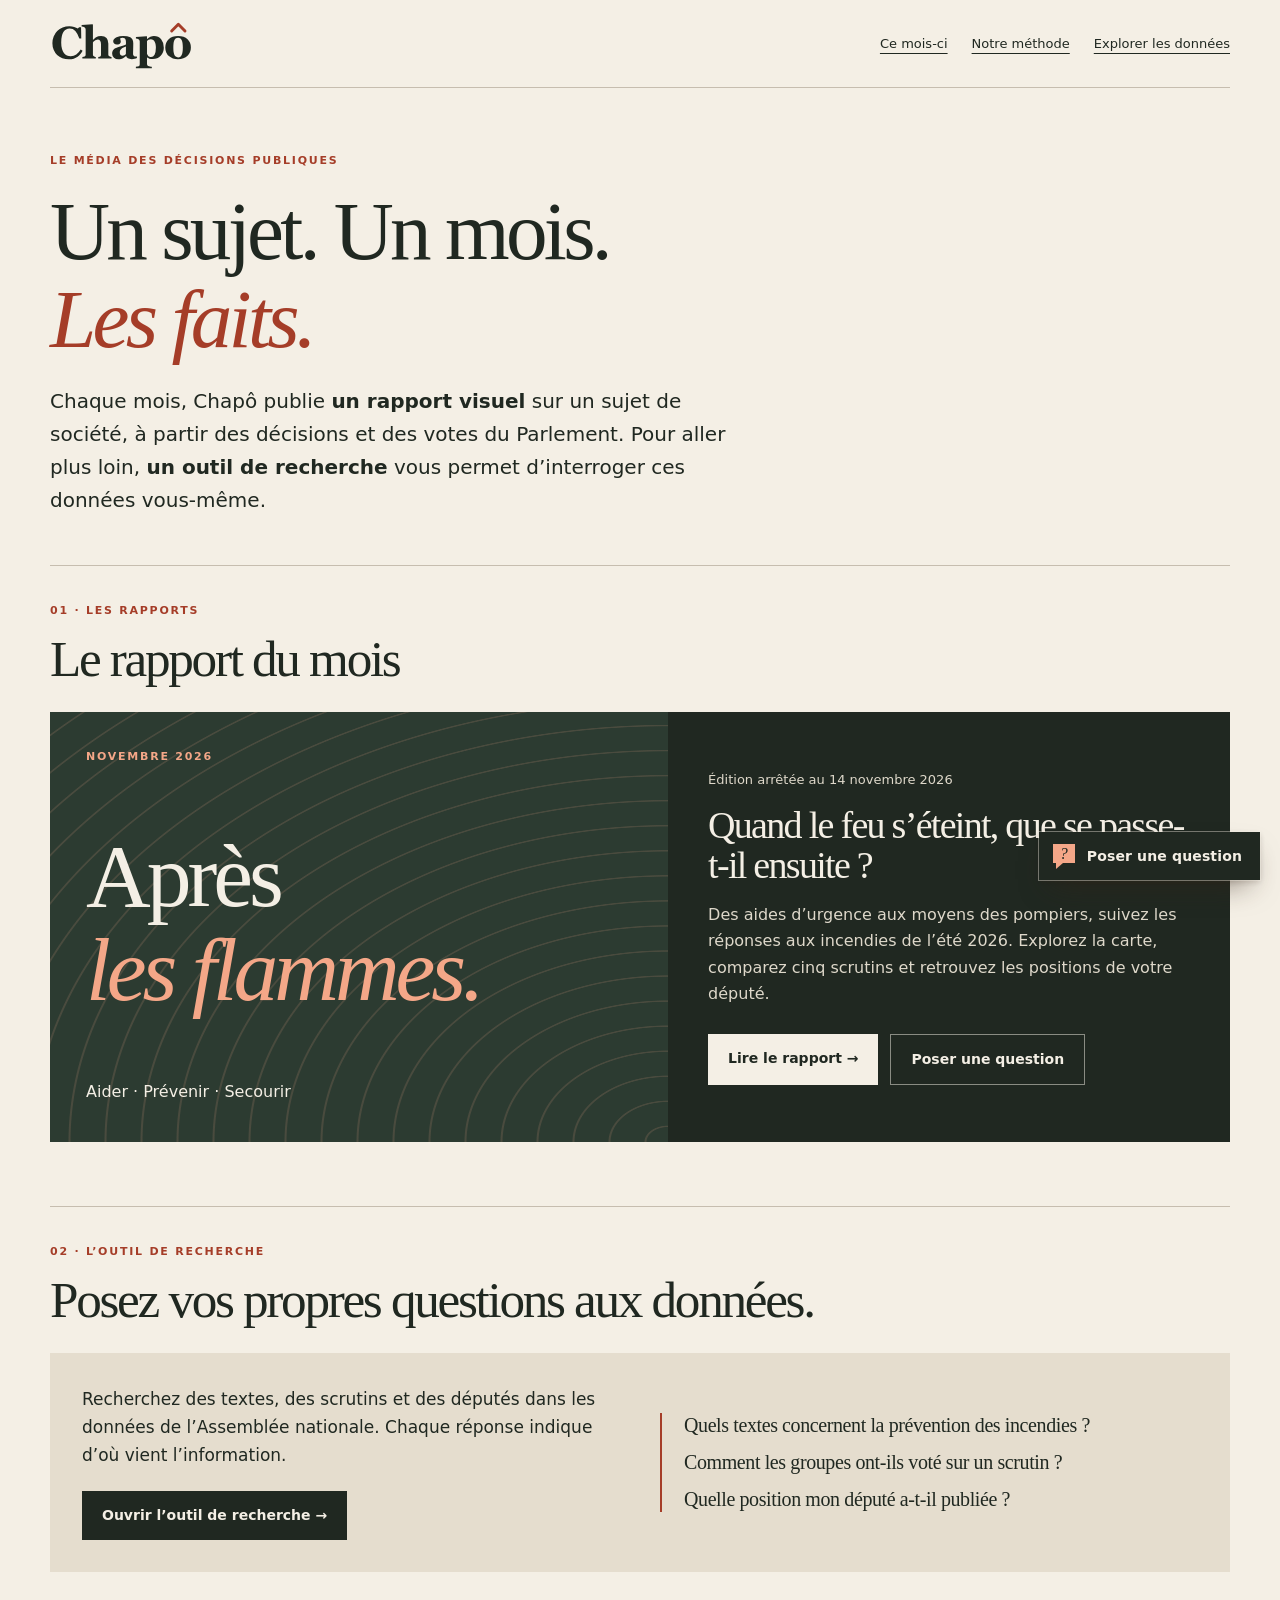
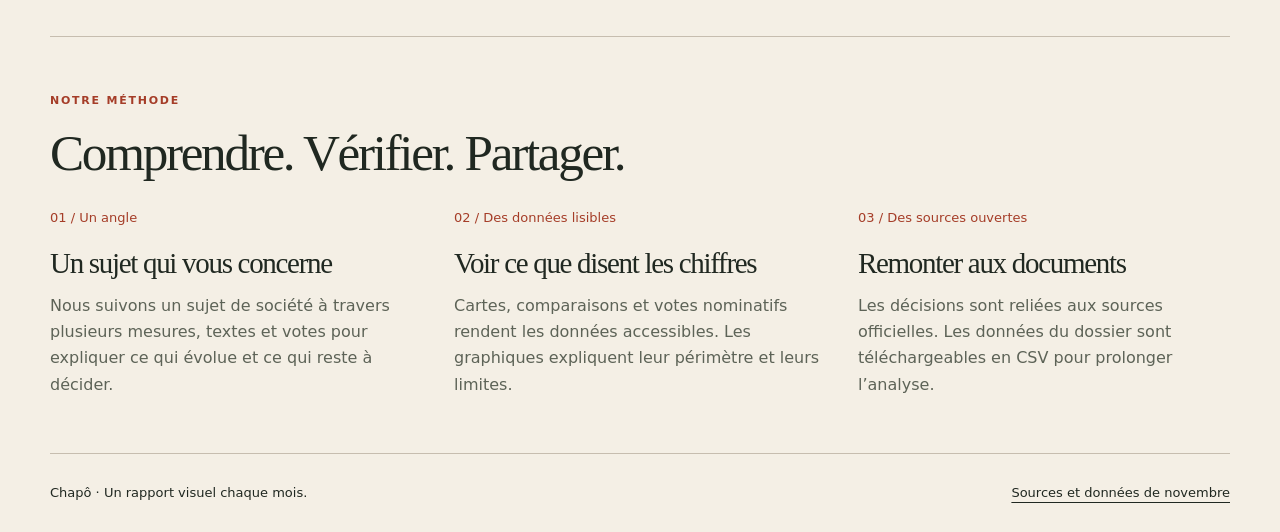
<file: frontend/index.html>
<!doctype html>
<html lang="fr"><head><meta charset="utf-8"><meta name="viewport" content="width=device-width,initial-scale=1"><meta name="theme-color" content="#202821"><meta name="description" content="Chapô : chaque mois, un sujet de société éclairé par les données parlementaires, des récits visuels et des sources accessibles."><title>Chapô — Un sujet. Un mois. Les faits.</title><link rel="icon" type="image/svg+xml" href="chapo-favicon.svg"><style>
:root{--ink:#202821;--paper:#f4efe5;--rust:#a53d28;--peach:#f4a788;--green:#2c6756}*{box-sizing:border-box}body{margin:0;background:var(--paper);color:var(--ink);font:16px/1.65 system-ui,sans-serif}a{color:inherit;text-underline-offset:5px}a:focus-visible{outline:3px solid var(--rust);outline-offset:5px}.wrap{width:min(1180px,calc(100% - 48px));margin:auto}header{display:flex;align-items:center;justify-content:space-between;gap:20px;border-bottom:1px solid #c6bdaf;padding:16px 0}header img,header svg{display:block;width:145px;height:55px}nav{display:flex;gap:24px;font-size:13px}.eyebrow{font-size:11px;text-transform:uppercase;font-weight:750;letter-spacing:.16em;color:var(--rust)}h1,h2,h3,p{margin:0}h1,h2,h3{font-family:Georgia,serif;font-weight:400;line-height:1.05;letter-spacing:-.045em}
/* Accueil : deux blocs nets, le rapport du mois puis l'outil de recherche. */
.hero{padding:64px 0 48px}h1{font-size:clamp(46px,6.5vw,88px);max-width:900px;margin:18px 0 22px}h1 em{color:var(--rust)}.intro{font-size:20px;max-width:700px}.intro strong{font-weight:650}
.button{display:inline-block;background:var(--ink);color:var(--paper);padding:13px 20px;text-decoration:none;font-weight:650;font-size:14px;margin-top:26px}
.bloc{padding:36px 0 64px;border-top:1px solid #c6bdaf}.bloc-tete{margin-bottom:26px}.bloc-tete h2{font-size:clamp(32px,4vw,52px);margin-top:12px}
/* Le rapport : une seule grande carte, entièrement cliquable. */
.edition{position:relative;display:grid;grid-template-columns:1.1fr 1fr;background:var(--ink);color:var(--paper);transition:transform .2s ease,box-shadow .2s ease}.edition:hover{transform:translateY(-3px);box-shadow:0 18px 40px #2028212e}.edition:hover .lire{background:var(--peach)}
/* Toute la carte mène au rapport (lien étiré) ; le bouton « Poser une question » reste cliquable au-dessus. */
.lire::after{content:"";position:absolute;inset:0}.actions{display:flex;flex-wrap:wrap;gap:12px;margin-top:26px}.actions .button{margin-top:0}.demander{position:relative;z-index:1;border:1px solid #f4efe580;cursor:pointer;font-family:inherit;line-height:inherit}.edition .button.demander{background:transparent;color:var(--paper)}.edition .button.demander:hover{border-color:var(--peach);color:var(--peach)}.demander:focus-visible{outline:3px solid var(--peach);outline-offset:4px}
.cover-art{min-height:430px;display:flex;flex-direction:column;justify-content:space-between;padding:36px;background:repeating-radial-gradient(ellipse at 100% 100%,transparent 0 21px,#f4a78826 22px 23px,transparent 24px 36px),#2c3b31}.cover-art .eyebrow{color:var(--peach)}.cover-art h3{font-size:clamp(58px,7vw,96px)}.cover-art em{color:var(--peach)}
.edition-body{padding:40px;align-self:center}.edition-body p{color:#ded8ca}.edition-body .date{font-size:13px}.edition-body .question{font-family:Georgia,serif;font-size:38px;line-height:1.05;letter-spacing:-.045em;color:var(--paper);margin:16px 0}.edition .button{background:var(--paper);color:var(--ink)}
/* L'outil : un encadré clair, un bouton, quelques exemples de questions. */
.outil{display:grid;grid-template-columns:1fr 1fr;gap:40px;align-items:center;background:#e5ddce;padding:32px}.outil p{font-size:17px;max-width:60ch}.outil .button{margin-top:22px}
.exemples{margin:0;padding:0 0 0 22px;list-style:none;border-left:2px solid var(--rust)}.exemples li{margin:0 0 12px;font-family:Georgia,serif;font-size:20px;line-height:1.25;letter-spacing:-.02em}.exemples li:last-child{margin:0}
.section{padding:55px 0;border-top:1px solid #c6bdaf}.section h2{font-size:clamp(32px,4vw,52px);margin:16px 0 24px}.grid{display:grid;grid-template-columns:repeat(3,1fr);gap:32px}.grid h3{font-size:29px;margin:18px 0 14px}.grid p{color:#5d6357}.num{color:var(--rust);font-size:13px}
footer{padding:28px 0;border-top:1px solid #c6bdaf;display:flex;justify-content:space-between;gap:24px;font-size:13px}html{scroll-behavior:smooth}
@media(max-width:700px){nav{gap:12px;flex-wrap:wrap}.hero{padding:40px 0 32px}.edition,.grid,.outil{grid-template-columns:1fr}.cover-art{min-height:280px;padding:25px}.edition-body{padding:25px}.edition-body .question{font-size:30px}.outil{gap:24px;padding:22px}.bloc{padding:28px 0 44px}.grid{gap:25px}header{align-items:flex-start}header img,header svg{width:110px;height:42px}nav{max-width:160px}.intro{font-size:18px}footer{flex-direction:column}}
@media(prefers-reduced-motion:reduce){html{scroll-behavior:auto}.edition{transition:none}.edition:hover{transform:none}}
</style></head><body><header class="wrap"><a href="index.html" aria-label="Chapô — accueil"><svg width="174" height="66" aria-hidden="true" focusable="false" xmlns="http://www.w3.org/2000/svg" viewBox="0 0 174 66"><g fill="#202821" transform="translate(1 51) scale(.0265 -.0265)"><path transform="translate(0 0)" d="M813 -38Q657 -38 521.0 12.5Q385 63 284 159Q185 253 128.0 391.5Q71 530 71 696Q71 861 128.5 1001.5Q186 1142 290 1245Q392 1346 535.0 1401.5Q678 1457 841 1457Q959 1457 1056.0 1428.5Q1153 1400 1220 1364L1282 1419H1369L1378 901H1290Q1215 1138 1110.0 1249.0Q1005 1360 854 1360Q666 1360 568.0 1194.5Q470 1029 470 730Q470 561 503.5 441.5Q537 322 591 249Q649 173 728.0 137.5Q807 102 903 102Q1043 102 1152.5 178.0Q1262 254 1352 408L1438 356Q1395 268 1340.0 198.5Q1285 129 1213 79Q1134 24 1038.5 -7.0Q943 -38 813 -38Z"/><path transform="translate(1391 0)" d="M1358 0H756V73Q776 75 803.0 78.0Q830 81 843 88Q864 99 872.5 120.0Q881 141 881 182V650Q881 753 842.5 804.0Q804 855 733 855Q693 855 658.5 843.0Q624 831 591 808Q562 788 544.5 767.0Q527 746 515 730V193Q515 156 524.0 134.5Q533 113 558 99Q573 90 597.5 83.0Q622 76 645 73V0H37V73Q63 75 87.5 78.0Q112 81 131 88Q163 100 174.5 122.5Q186 145 186 182V1297Q186 1329 171.0 1365.0Q156 1401 129 1419Q109 1432 71.0 1439.5Q33 1447 3 1449V1522L500 1548L515 1532V844H519Q557 878 587.5 905.5Q618 933 662 961Q699 985 758.5 1002.0Q818 1019 887 1019Q1049 1019 1130.5 926.0Q1212 833 1212 681V191Q1212 154 1223.0 132.0Q1234 110 1264 97Q1282 89 1304.0 83.0Q1326 77 1358 73Z"/><path transform="translate(2698 0)" d="M1201 21Q1157 2 1097.0 -14.0Q1037 -30 970 -30Q847 -30 789.0 6.5Q731 43 710 111H704Q670 77 638.5 53.0Q607 29 571 12Q524 -10 480.5 -20.5Q437 -31 359 -31Q243 -31 161.0 37.5Q79 106 79 219Q79 284 97.0 329.5Q115 375 148 410Q178 442 217.5 463.0Q257 484 304 502Q394 535 520.0 570.5Q646 606 704 634V730Q704 755 700.0 796.0Q696 837 683 865Q669 897 639.0 919.0Q609 941 560 941Q516 941 486.5 928.5Q457 916 439 903Q442 883 456.0 842.0Q470 801 470 763Q470 746 461.0 720.5Q452 695 435 680Q412 660 383.5 649.0Q355 638 296 638Q212 638 169.0 678.5Q126 719 126 784Q126 840 170.5 884.5Q215 929 279 958Q342 988 424.0 1004.5Q506 1021 576 1021Q673 1021 754.0 1009.5Q835 998 900 962Q962 927 998.5 860.5Q1035 794 1035 687Q1035 574 1030.5 419.0Q1026 264 1026 215Q1026 170 1039.5 144.0Q1053 118 1081 105Q1098 97 1134.5 95.5Q1171 94 1201 94ZM704 542Q648 523 593.0 498.5Q538 474 503 447Q466 419 445.0 375.5Q424 332 424 273Q424 195 459.5 160.0Q495 125 547 125Q602 125 637.5 147.5Q673 170 700 203Z"/><path transform="translate(3840 0)" d="M1276 487Q1276 276 1135.0 125.0Q994 -26 778 -26Q682 -26 622.0 -6.5Q562 13 523 41H515V-240Q515 -275 530.5 -301.0Q546 -327 574 -339Q601 -350 650.5 -359.0Q700 -368 733 -370V-444H11V-370Q36 -368 74.0 -362.5Q112 -357 131 -351Q163 -340 174.5 -313.5Q186 -287 186 -253V770Q183 803 170.5 828.0Q158 853 131 872Q111 885 78.0 893.5Q45 902 13 905V978L500 1004L515 991V880L523 878Q589 945 669.5 982.0Q750 1019 829 1019Q1036 1019 1156.0 872.5Q1276 726 1276 487ZM917 483Q917 558 906.0 626.5Q895 695 867 749Q840 803 795.5 835.0Q751 867 687 867Q622 867 583.0 844.5Q544 822 515 786V219Q521 199 538.0 167.5Q555 136 572 117Q597 90 629.0 77.0Q661 64 699 64Q798 64 857.5 170.5Q917 277 917 483Z"/><path transform="translate(5111 0)" d="M1079 874Q1153 805 1192.0 709.0Q1231 613 1231 501Q1231 390 1192.5 291.5Q1154 193 1080 123Q1001 48 891.5 8.0Q782 -32 641 -32Q519 -32 416.5 3.0Q314 38 235 108Q159 175 115.0 273.5Q71 372 71 494Q71 614 109.5 707.5Q148 801 225 874Q299 944 407.5 982.5Q516 1021 650 1021Q790 1021 896.5 982.5Q1003 944 1079 874ZM823 181Q845 237 855.5 317.0Q866 397 866 503Q866 573 856.0 663.0Q846 753 826 805Q802 868 759.5 904.0Q717 940 652 940Q581 940 538.5 901.0Q496 862 473 800Q452 743 444.0 666.5Q436 590 436 507Q436 398 443.0 326.5Q450 255 477 183Q500 121 543.0 85.0Q586 49 652 49Q712 49 755.0 82.5Q798 116 823 181Z"/></g><path d="M146 18 154 10 162 18" fill="none" stroke="#a53d28" stroke-linecap="round" stroke-linejoin="round" stroke-width="3.5"/></svg></a><nav aria-label="Navigation principale"><a href="#ce-mois">Ce mois-ci</a><a href="#methode">Notre méthode</a><a href="#explorer">Explorer les données</a></nav></header>
<main>
<section class="hero wrap"><p class="eyebrow">Le média des décisions publiques</p><h1>Un sujet. Un mois.<br><em>Les faits.</em></h1><p class="intro">Chaque mois, Chapô publie <strong>un rapport visuel</strong> sur un sujet de société, à partir des décisions et des votes du Parlement. Pour aller plus loin, <strong>un outil de recherche</strong> vous permet d’interroger ces données vous-même.</p></section>

<section class="wrap bloc" id="ce-mois" aria-labelledby="titre-rapports">
<div class="bloc-tete"><p class="eyebrow">01 · Les rapports</p><h2 id="titre-rapports">Le rapport du mois</h2></div>
<div class="edition"><div class="cover-art"><p class="eyebrow">Novembre 2026</p><h3>Après<br><em>les flammes.</em></h3><span>Aider · Prévenir · Secourir</span></div><div class="edition-body"><p class="date">Édition arrêtée au 14 novembre 2026</p><p class="question">Quand le feu s’éteint, que se passe-t-il ensuite ?</p><p>Des aides d’urgence aux moyens des pompiers, suivez les réponses aux incendies de l’été 2026. Explorez la carte, comparez cinq scrutins et retrouvez les positions de votre député.</p><div class="actions"><a class="button lire" href="incendies.html">Lire le rapport →</a><button type="button" class="button demander" data-chatbot-ouvrir>Poser une question</button></div></div></div>
</section>

<section class="wrap bloc" id="explorer" aria-labelledby="titre-outil">
<div class="bloc-tete"><p class="eyebrow">02 · L’outil de recherche</p><h2 id="titre-outil">Posez vos propres questions aux données.</h2></div>
<div class="outil"><div><p>Recherchez des textes, des scrutins et des députés dans les données de l’Assemblée nationale. Chaque réponse indique d’où vient l’information.</p><a class="button" href="outil-redaction/">Ouvrir l’outil de recherche →</a></div><ul class="exemples" aria-label="Exemples de questions"><li>Quels textes concernent la prévention des incendies ?</li><li>Comment les groupes ont-ils voté sur un scrutin ?</li><li>Quelle position mon député a-t-il publiée ?</li></ul></div>
</section>

<section class="wrap section" id="methode"><p class="eyebrow">Notre méthode</p><h2>Comprendre. Vérifier. Partager.</h2><div class="grid"><article><span class="num">01 / Un angle</span><h3>Un sujet qui vous concerne</h3><p>Nous suivons un sujet de société à travers plusieurs mesures, textes et votes pour expliquer ce qui évolue et ce qui reste à décider.</p></article><article><span class="num">02 / Des données lisibles</span><h3>Voir ce que disent les chiffres</h3><p>Cartes, comparaisons et votes nominatifs rendent les données accessibles. Les graphiques expliquent leur périmètre et leurs limites.</p></article><article><span class="num">03 / Des sources ouvertes</span><h3>Remonter aux documents</h3><p>Les décisions sont reliées aux sources officielles. Les données du dossier sont téléchargeables en CSV pour prolonger l’analyse.</p></article></div></section>
</main>
<footer class="wrap"><span>Chapô · Un rapport visuel chaque mois.</span><a href="incendies.html#donnees">Sources et données de novembre</a></footer><script src="chatbot/chatbot.js" data-mois="2026-11" data-rapport="incendies.html" defer></script></body></html>
</file>
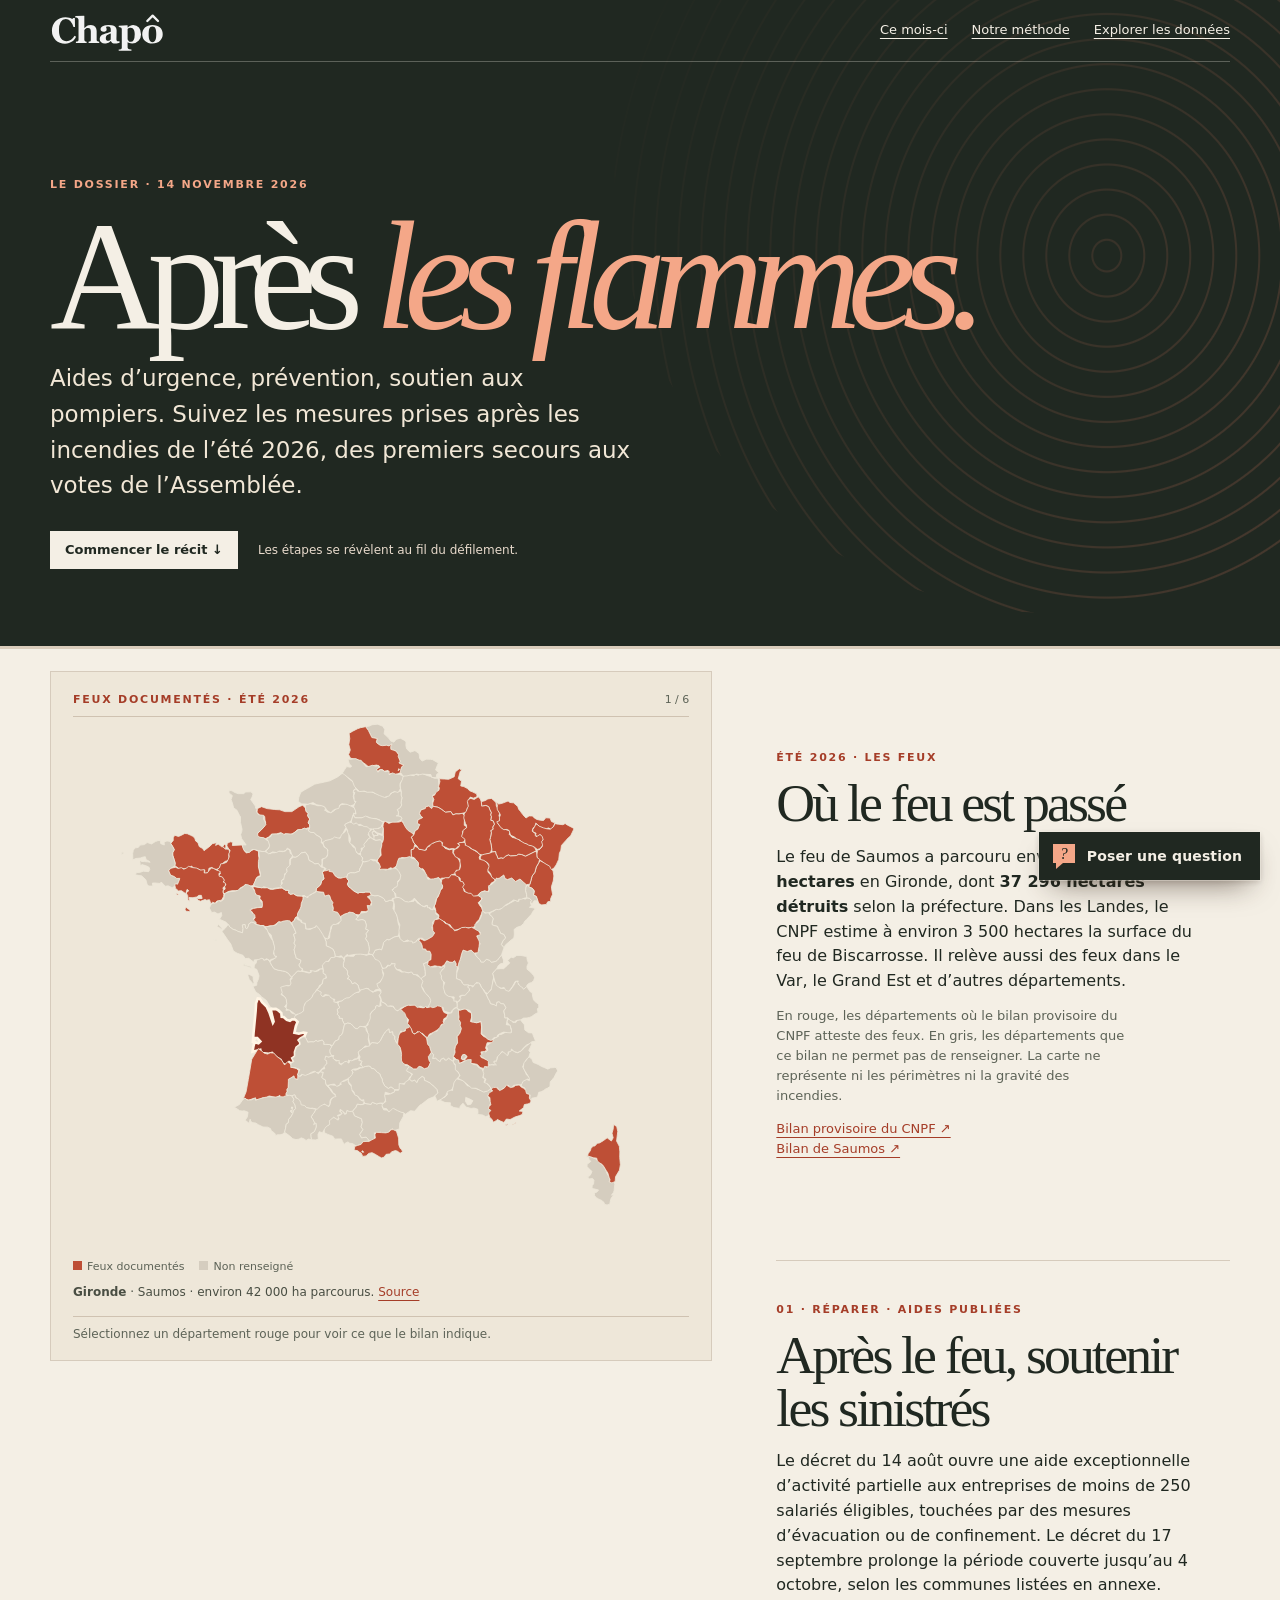
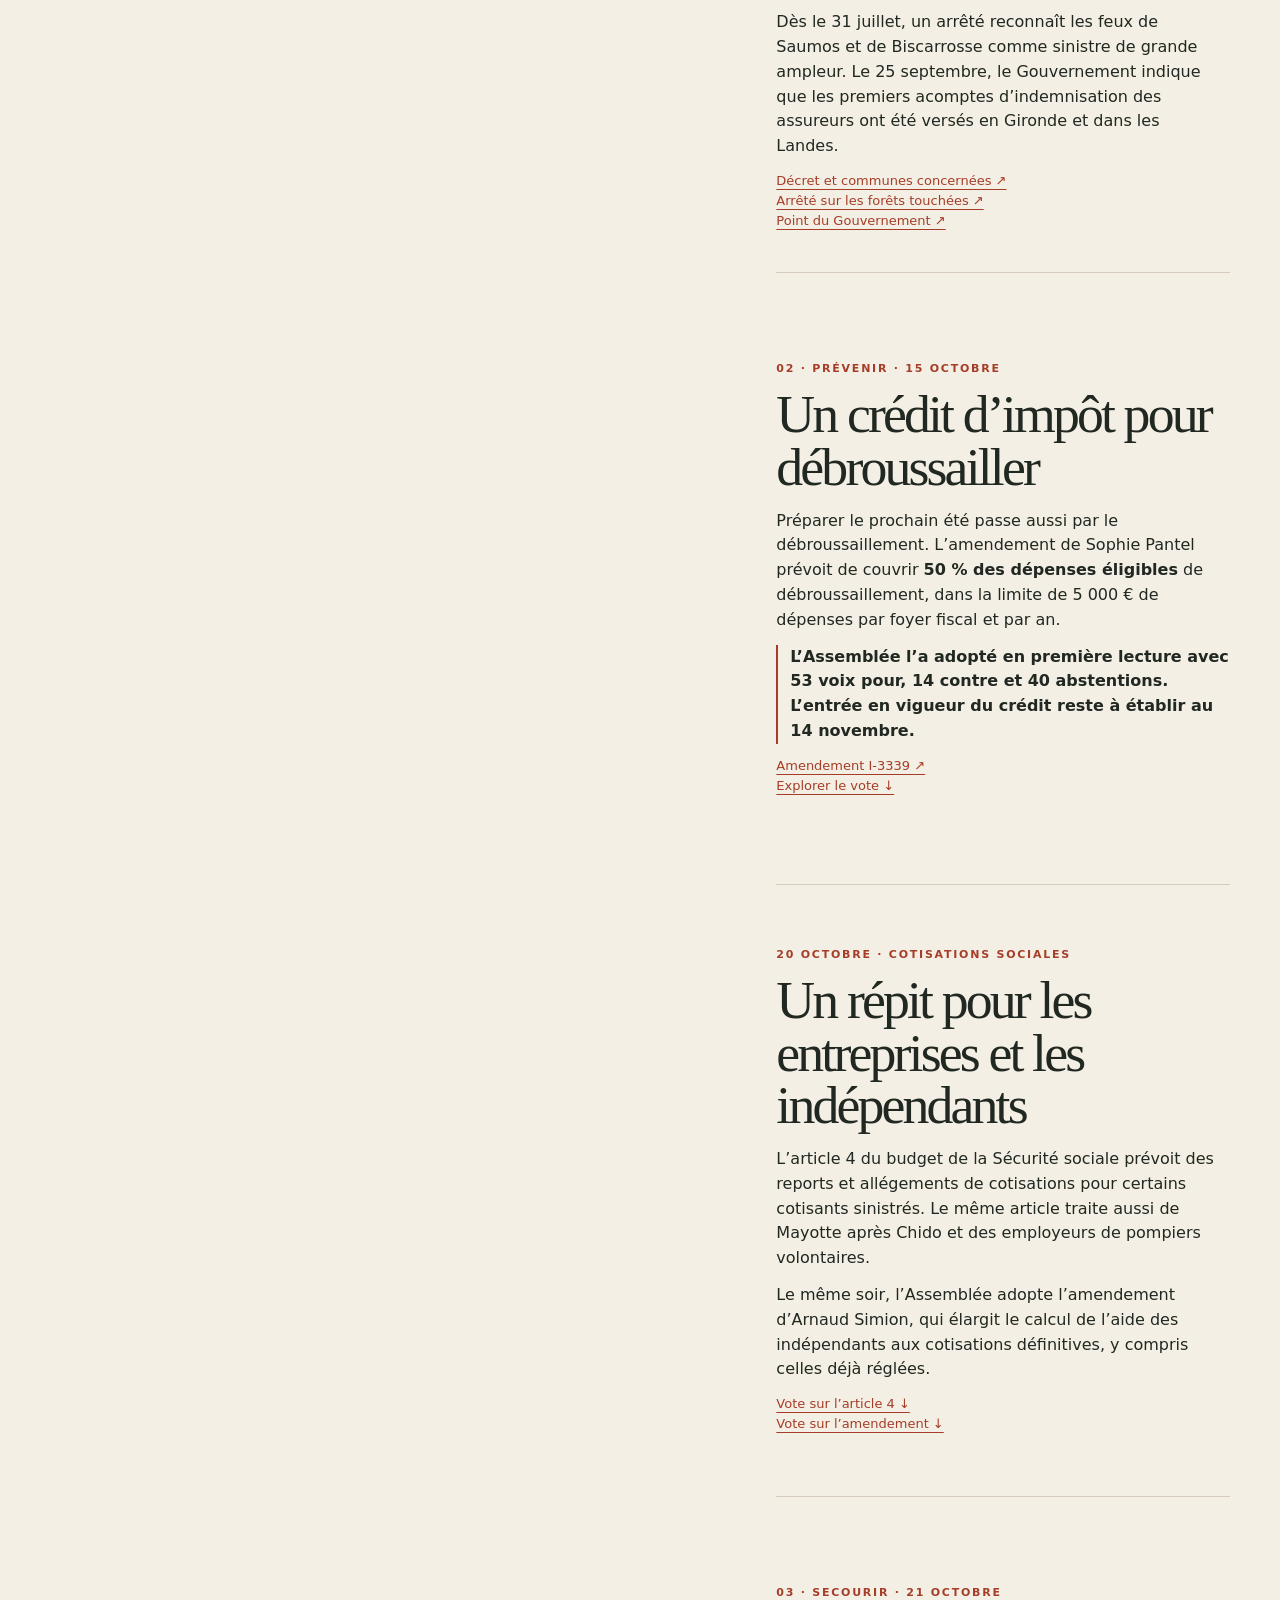
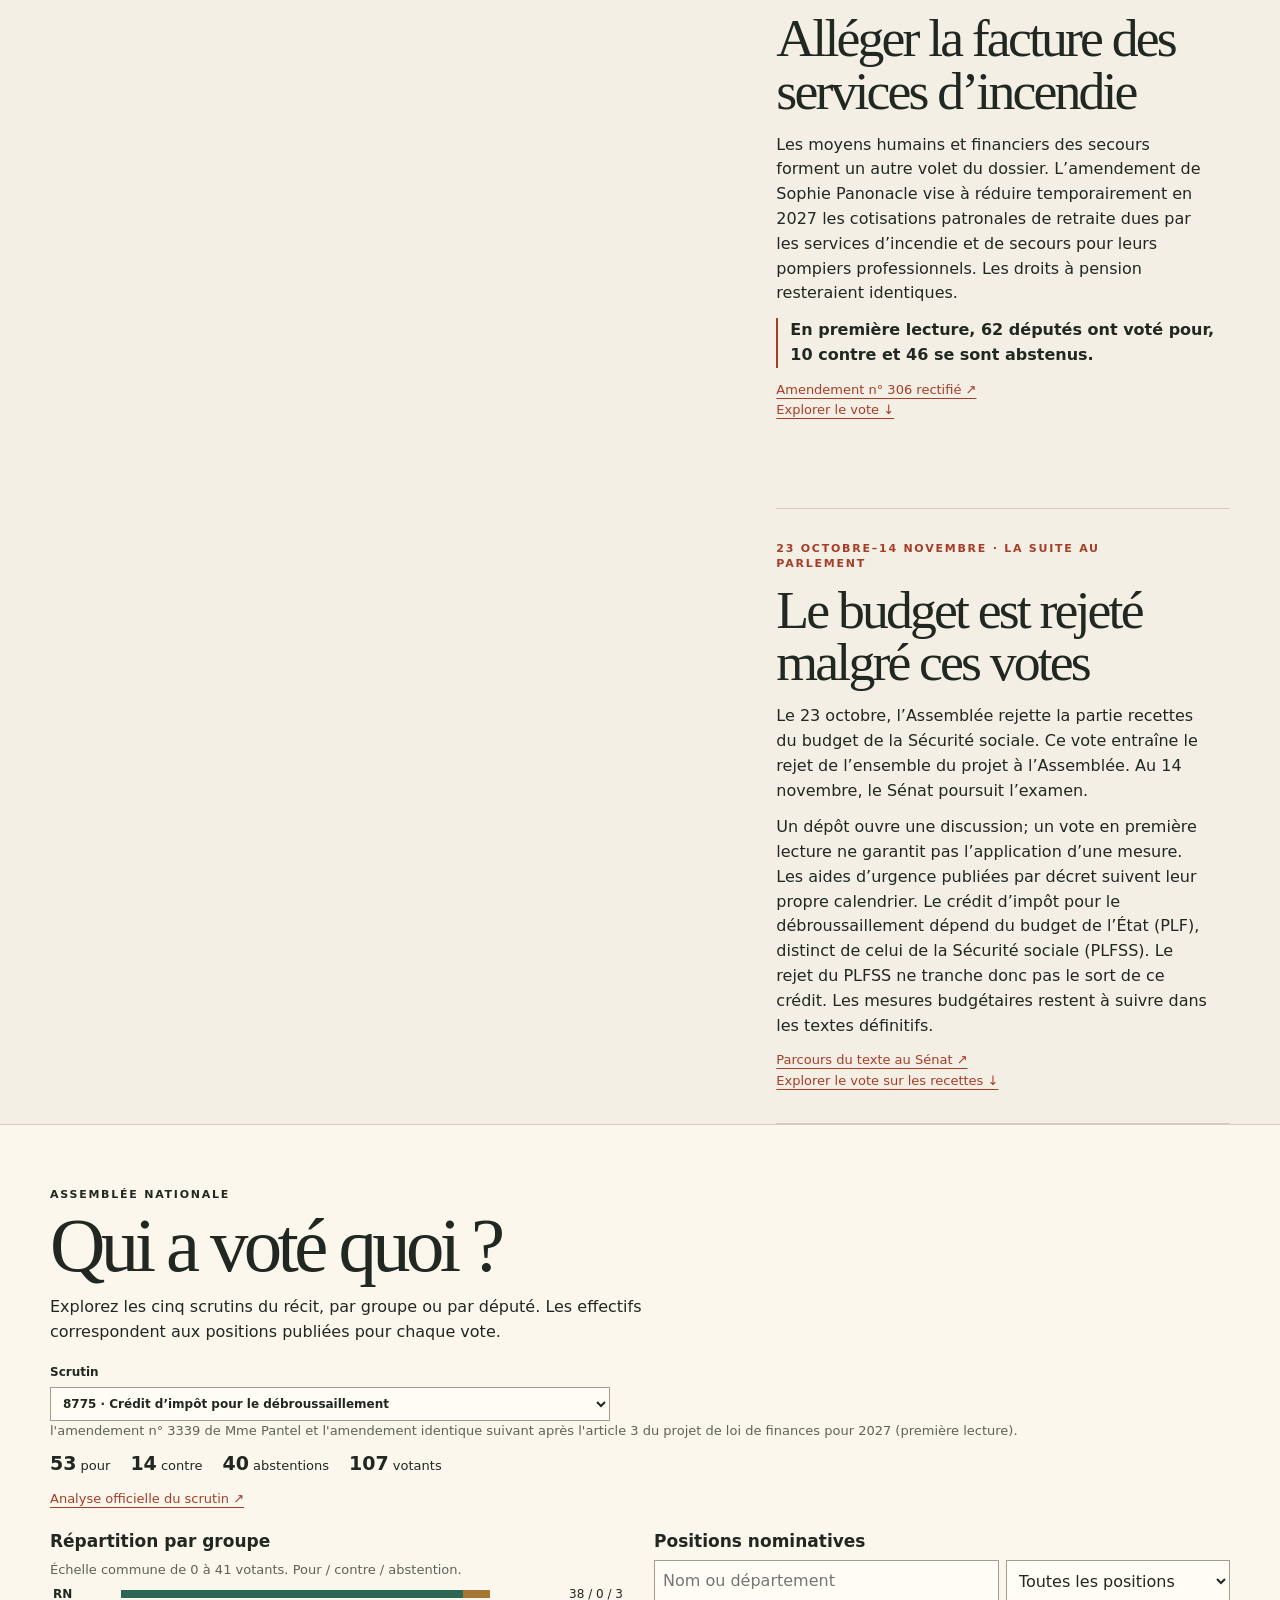
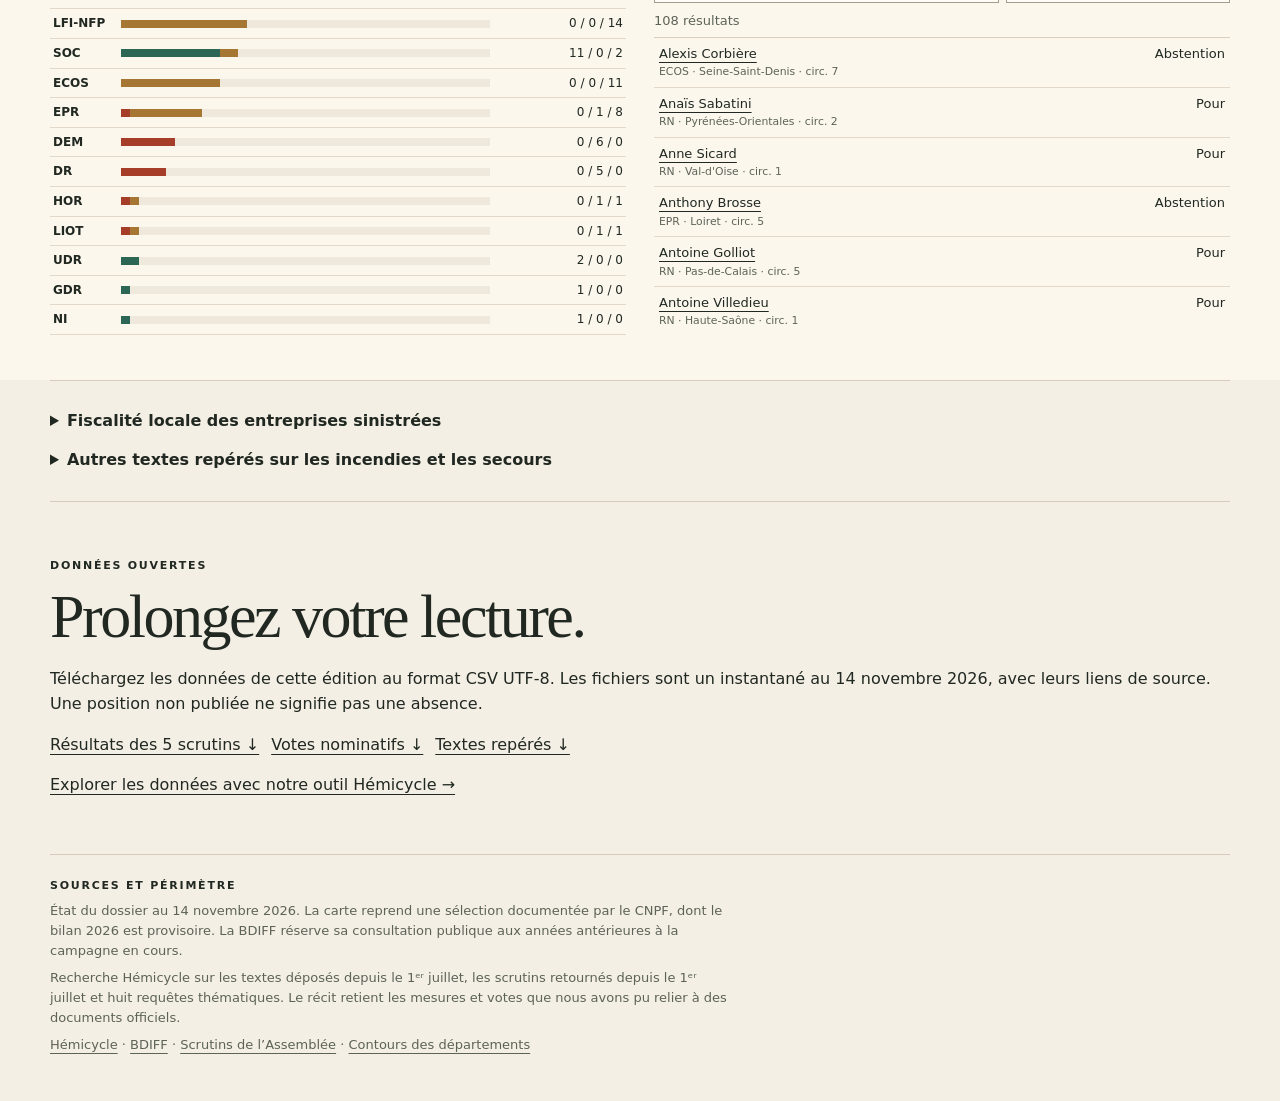
<file: frontend/incendies.html>
<!doctype html>
<html lang="fr" class="no-js">
<head>
<meta charset="utf-8">
<meta name="viewport" content="width=device-width,initial-scale=1">
<meta name="theme-color" content="#202821">
<link rel="icon" type="image/svg+xml" href="chapo-favicon.svg">
<title>Après les flammes — Chapô</title>
<style>
:root{--ink:#202821;--paper:#f4efe5;--soft:#e5ddce;--dull:#5d6357;--rust:#a53d28;--peach:#f4a788;--fire:#be4f36;--green:#2c6756;--amber:#a67733;--serif:"Instrument Serif",Georgia,serif;--sans:"DM Sans",system-ui,sans-serif}
*{box-sizing:border-box}html{scroll-behavior:smooth}body{margin:0;background:var(--paper);color:var(--ink);font:16px/1.55 var(--sans)}h1,h2,h3,p,figure{margin:0}h1,h2,h3{line-height:1.05}a{color:inherit;text-underline-offset:4px}button,input,select{font:inherit;color:inherit}button{cursor:pointer}button:focus-visible,a:focus-visible,input:focus-visible,select:focus-visible,summary:focus-visible{outline:3px solid #a85436;outline-offset:4px}[hidden]{display:none!important}.wrap{width:min(1180px,calc(100% - 60px));margin:auto}.eyebrow{font:750 11px/1.4 var(--sans);text-transform:uppercase;letter-spacing:.16em}.source{font-size:13px;color:var(--rust);display:inline-block}.muted{color:var(--dull);font-size:13px}.skip{position:absolute;top:-60px;left:15px;z-index:8;background:white;padding:9px}.skip:focus{top:8px}
.cover{background:var(--ink);color:var(--paper);position:relative;overflow:hidden}.mast{position:relative;display:flex;align-items:center;justify-content:space-between;min-height:62px;border-bottom:1px solid #f4efe549;z-index:1}.logo{font:34px/.95 var(--serif);letter-spacing:-.08em}.logo span{color:var(--peach)}.mast a{font-size:13px}.coverbody{position:relative;padding:clamp(55px,9vw,140px) 0 clamp(42px,6vw,92px);z-index:1}.cover h1{font:400 clamp(65px,12vw,176px)/.8 var(--serif);letter-spacing:-.087em;margin:22px 0 24px}.cover h1 em{color:var(--peach);font-weight:400}.cover .intro{font-size:clamp(16px,2vw,23px);max-width:590px;color:#f1e7d6}.cover .eyebrow{color:var(--peach)}.coverfoot{margin-top:27px;display:flex;align-items:center;gap:20px;flex-wrap:wrap}.coverfoot a{background:var(--paper);color:var(--ink);padding:9px 15px;font-weight:750;font-size:13px;text-decoration:none}.coverfoot span{font-size:12px;color:#e8dacc}.cover-orbit{position:absolute;pointer-events:none;right:-18vw;top:-22vw;width:70vw;height:70vw;border-radius:50%;opacity:.3;background:repeating-radial-gradient(ellipse at 55% 60%,transparent 0 13px,#a9634e 14px 15px,transparent 16px 23px);mask-image:linear-gradient(120deg,transparent 12%,black 88%)}
.progress{height:3px;background:#d9ccbb;position:sticky;z-index:5;top:0}.progress span{display:block;height:100%;width:0;background:var(--fire)}
.story{position:relative;display:grid;grid-template-columns:minmax(0,1.46fr) minmax(0,1fr);gap:clamp(24px,5vw,78px);align-items:start}.stage{grid-column:1;grid-row:1;position:sticky;top:24px;height:min(690px,calc(100vh - 48px));min-height:490px;display:grid;grid-template-rows:auto minmax(0,1fr) auto;padding:19px 22px 16px;margin:22px 0;border:1px solid #d6cbbc;background:#eee7d9}.stage-top{display:flex;align-items:center;justify-content:space-between;gap:8px;border-bottom:1px solid #cfc2b1;padding-bottom:8px}.stage-top .eyebrow{color:var(--rust)}.stage-top span:last-child{font-size:11px;color:var(--dull);font-variant-numeric:tabular-nums}.stage-body{position:relative;min-height:0;display:grid;align-items:center;justify-items:center}.stage-body.enter{animation:appear .34s ease both}@keyframes appear{from{opacity:.28;transform:translateY(6px)}to{opacity:1;transform:translateY(0)}}.stage-foot{font-size:12px;color:var(--dull);min-height:24px;border-top:1px solid #cfc2b1;padding-top:8px}.steps{grid-column:2;grid-row:1}.step{min-height:68vh;display:grid;align-content:center;border-bottom:1px solid #d6cbbc;padding:32px 0;scroll-margin-top:24px}.step .eyebrow{color:var(--rust);margin-bottom:12px}.step h2{font:400 clamp(34px,4.2vw,62px)/.98 var(--serif);letter-spacing:-.053em;margin-bottom:15px}.step p{max-width:43ch;margin-bottom:12px}.step .source{margin-right:8px}.step-callout{padding-left:12px;border-left:2px solid var(--rust);font-weight:650}
.map-wrap{display:grid;grid-template-rows:minmax(0,1fr) auto auto;height:100%;width:100%;min-height:0}.map-wrap svg{width:100%;height:100%;min-height:0;max-height:530px;display:block}.map-wrap path{fill:#d5cdbf;stroke:#eee7d9;stroke-width:.64}.map-wrap .hit{fill:var(--fire);cursor:pointer}.map-wrap .hit:hover,.map-wrap .hit:focus,.map-wrap .hit[aria-pressed=true]{fill:#8f3323;stroke:#fff5e5;stroke-width:2;outline:none}.map-legend{display:flex;gap:9px 15px;flex-wrap:wrap;font-size:11px;color:var(--dull);padding-bottom:4px}.map-legend i{display:inline-block;width:9px;height:9px;margin-right:5px;background:var(--fire)}.map-legend span:nth-child(2) i{background:#d5cdbf}.map-tip{font-size:12px;min-height:37px;padding:4px 0;color:#494e43}.map-tip a{color:var(--rust)}
.display{width:100%;text-align:left;padding:10px 9%}.display b{display:block;font:400 clamp(47px,9vw,125px)/.89 var(--serif);letter-spacing:-.075em;color:var(--rust);overflow-wrap:anywhere}.display h3{font:400 clamp(23px,3.3vw,41px)/1.03 var(--serif);letter-spacing:-.025em;margin:13px 0}.display p{color:var(--dull);max-width:36ch;font-size:14px}.display .strip{margin-top:25px}.strip{height:13px;display:flex;overflow:hidden}.pos0{background:var(--green)}.pos1{background:var(--rust)}.pos2{background:var(--amber)}.pos3{background:#7c7f71}.display .labels{display:flex;justify-content:space-between;gap:10px;font-size:12px;margin-top:7px}.step .inline-stat{font-weight:750}
.explore{border-top:1px solid #d6cbbc;padding:62px 0 45px;background:#fbf7ed}.explore h2{font:400 clamp(38px,6vw,77px)/.94 var(--serif);letter-spacing:-.06em;margin:8px 0 13px}.explore .description{max-width:680px;margin-bottom:18px}.ballot-control,.search-label{display:grid;gap:5px;font-size:12px;font-weight:700}.ballot-control{max-width:560px}.votes-layout{display:grid;grid-template-columns:1fr 1fr;gap:28px;margin-top:16px}.votes-layout h3{font-size:17px;margin:6px 0 9px}.numbers{display:flex;gap:10px 20px;flex-wrap:wrap;font-size:13px;margin:8px 0}.numbers strong{font-size:19px}.chart-row{width:100%;display:grid;grid-template-columns:60px minmax(40px,1fr) 125px;align-items:center;gap:8px;text-align:left;background:transparent;border:0;border-bottom:1px solid #e2d9ca;padding:5px 3px;font-size:12px}.chart-row:hover,.chart-row[aria-pressed=true]{background:#eae0d1}.chart-row .strip{height:8px;background:#eee8dd}.chart-row i{height:100%;display:block}.chart-row span:last-child{text-align:right;font-variant-numeric:tabular-nums}.filters{display:grid;grid-template-columns:minmax(0,1fr) minmax(105px,.65fr);gap:7px;margin:8px 0}input,select{background:#fffdf6;border:1px solid #a59b8e;padding:8px;max-width:100%;width:100%;min-width:0}.names{max-height:290px;overflow:auto;border-top:1px solid #d9cebe;margin:6px 0 0;list-style:none;padding:0}.names li{display:flex;justify-content:space-between;gap:8px;border-bottom:1px solid #e2d9ca;padding:6px 5px;font-size:13px}.names small{display:block;color:var(--dull)}.names li>span:last-child{text-align:right}.text-bank{border-top:1px solid #d6cbbc;padding:28px 0}.text-bank summary{font-weight:750;cursor:pointer}.text-bank details + details{margin-top:14px}.text-bank details p{margin:8px 0}.text-bank ul{padding-left:21px}.text-bank li{margin:7px 0}.text-bank a{color:var(--rust)}.method{padding:16px 0 38px;border-top:1px solid #d6cbbc}.method p{max-width:82ch;margin:7px 0}.no-js .stage{display:none}.no-js .story{display:block}.no-js .step{min-height:auto}.no-js #votes-ui{display:none}
@media(max-width:760px){.wrap{width:calc(100% - 32px)}.mast{min-height:52px}.logo{font-size:29px}.coverbody{padding:46px 0 39px}.cover h1{font-size:clamp(57px,15vw,102px)}.cover-orbit{width:100vw;height:100vw;top:-8vw;right:-45vw}.story{display:block}.stage{z-index:2;top:3px;margin:0 -16px;height:clamp(260px,43svh,390px);min-height:0;padding:8px 14px 9px;border-inline:0;box-shadow:0 3px 9px #32221614}.stage-top{padding-bottom:4px}.stage-foot{min-height:0;padding-top:4px;font-size:11px}.map-tip{font-size:11px;min-height:28px;line-height:1.35}.map-legend{font-size:10px;padding-bottom:0}.step{min-height:55svh;padding:22px 0;scroll-margin-top:45svh}.step h2{font-size:clamp(34px,8vw,51px);margin-bottom:10px}.step p{font-size:15px}.step .source{font-size:12px}.display{padding-inline:6%}.display b{font-size:clamp(45px,11vw,76px)}.display h3{font-size:27px;margin:8px 0}.display .strip{margin-top:13px}.display p{font-size:12px}.votes-layout{grid-template-columns:1fr;gap:17px}.explore{padding:41px 0 32px}.filters input,.filters select{font-size:16px}.chart-row{padding-block:8px}}
@media(prefers-reduced-motion:reduce){html{scroll-behavior:auto}.stage-body.enter{animation:none}.stage{position:static}.story{display:block}.step{min-height:auto;scroll-margin-top:8px}.map-wrap svg{max-height:410px}}

.report-section{padding:56px 0;border-top:1px solid #d6cbbc}.report-section h2{font:400 clamp(34px,5vw,62px)/1 var(--serif);letter-spacing:-.04em;margin:12px 0 20px}.report-section h3{font:400 26px/1.1 var(--serif);margin:10px 0}.report-section .lede{max-width:72ch;margin-bottom:24px}.chapter-grid,.donut-grid{display:grid;grid-template-columns:repeat(3,minmax(0,1fr));gap:20px}.chapter{border-top:3px solid var(--rust);padding-top:16px}.chapter p{margin:12px 0}.chapter a{font-weight:700}.donut-grid{grid-template-columns:repeat(auto-fit,minmax(190px,1fr));margin:25px 0}.vote-card{border:1px solid #d6cbbc;background:#fbf7ed;padding:18px;text-align:left;color:var(--ink)}.vote-card:hover,.vote-card:focus-visible{background:#eae0d1}.vote-card strong{display:block;margin:12px 0;line-height:1.3}.donut{width:130px;height:130px;border-radius:50%;display:grid;place-items:center;margin:12px auto}.donut span{background:var(--paper);border-radius:50%;width:86px;height:86px;display:grid;place-content:center;text-align:center;font-size:12px}.donut b{font:36px/1 var(--serif)}.legend{display:flex;gap:16px;flex-wrap:wrap;font-size:13px}.legend i{display:inline-block;width:10px;height:10px;margin-right:5px}.vote-card small{display:block;margin:5px 0}.table-scroll{overflow-x:auto;margin-top:18px}table{border-collapse:collapse;width:100%;font-size:14px}th,td{padding:14px 10px;border-bottom:1px solid #d6cbbc;text-align:left}th{font-size:12px}caption{text-align:left;margin:10px 0;color:var(--dull)}.vote-badge{display:inline-block;padding:4px 8px;border:1px solid currentColor;border-radius:4px;white-space:nowrap}.vote-0{color:#225744}.vote-1{color:#943520}.vote-2{color:#75521c}.vote-3,.vote-missing{color:#5d6357}.actor-pick{max-width:580px;display:grid;gap:8px}.readout{background:#e5ddce;padding:18px;margin-top:24px}.no-js .dynamic-section{display:none}@media(max-width:760px){.chapter-grid{grid-template-columns:1fr}.report-section{padding:35px 0}.donut-grid{grid-template-columns:repeat(2,minmax(0,1fr));gap:10px}.vote-card{padding:12px}.donut{width:110px;height:110px}.donut span{width:74px;height:74px}}
.brand{display:inline-flex;align-items:center;background:transparent;padding:0;line-height:0;border-radius:2px}.brand img,.brand svg{display:block;width:116px;height:44px;filter:brightness(0) invert(1);opacity:.94}.brand:hover img,.brand:hover svg{opacity:1}.brand:focus-visible{outline:2px solid var(--peach);outline-offset:5px}.download-links{display:flex;gap:12px;flex-wrap:wrap;margin:16px 0}

.scene-card{width:100%;padding:16px 5%;display:grid;gap:16px}.scene-card h3{font:400 clamp(25px,3vw,40px)/1.05 var(--serif);letter-spacing:-.03em}.scene-card p{font-size:14px}.scene-legend{display:flex;gap:8px 15px;flex-wrap:wrap;font-size:12px}.scene-legend i{display:inline-block;width:9px;height:9px;margin-right:5px}.aid-timeline{list-style:none;padding:0;margin:0 0 0 7px;border-left:2px solid var(--rust)}.aid-timeline li{position:relative;padding:0 0 20px 20px;display:grid;gap:3px;font-size:14px}.aid-timeline li:last-child{padding-bottom:0}.aid-timeline li:before{content:'';position:absolute;width:10px;height:10px;background:var(--rust);border-radius:50%;left:-6px;top:6px}.aid-timeline strong{color:var(--rust)}.expense-bar{display:flex;min-height:100px}.expense-bar span{width:50%;background:var(--green);color:#fff9ed;padding:16px;font:38px/1.1 var(--serif)}.expense-bar span+span{background:#d5cdbf;color:var(--ink)}.expense-bar small{display:block;font:12px/1.5 var(--sans);margin-top:8px}.scene-ring{width:190px;height:190px;border-radius:50%;margin:auto;display:grid;place-items:center}.scene-ring span{width:130px;height:130px;border-radius:50%;background:#eee7d9;display:grid;align-content:center;text-align:center;font-size:13px}.scene-ring strong{font:55px/1 var(--serif)}.vote-dots{display:grid;grid-template-columns:repeat(12,1fr);gap:7px;max-width:350px;width:100%;margin:auto}.vote-dots i{aspect-ratio:1;border-radius:50%;max-width:20px}.legislative-path{display:grid;gap:12px}.legislative-path>div{border-left:3px solid var(--rust);padding:9px 14px;display:grid;gap:7px;font-size:13px;background:#e5ddce}.legislative-path>div+div{border-color:var(--green)}.legislative-path b{color:var(--rust)}
@media(max-width:760px){.scene-card{padding:6px 0;gap:7px}.scene-card h3{font-size:23px}.scene-card p{font-size:11px}.scene-card .eyebrow{font-size:9px}.aid-timeline li{padding-bottom:8px;font-size:11px}.scene-legend{font-size:10px;gap:5px 9px}.expense-bar{min-height:60px}.expense-bar span{font-size:26px;padding:8px}.expense-bar small{font-size:10px;margin-top:2px}.scene-ring{width:110px;height:110px}.scene-ring span{width:76px;height:76px;font-size:10px}.scene-ring strong{font-size:32px}.vote-dots{max-width:220px;gap:4px}.vote-dots i{max-width:12px}.legislative-path{gap:5px}.legislative-path>div{padding:5px 9px;font-size:10px;gap:3px}}
.mast nav{display:flex;gap:24px}@media(max-width:760px){.mast nav{gap:6px 12px;flex-wrap:wrap;justify-content:flex-end;max-width:190px}}
</style>
</head>
<body>
<a class="skip" href="#recit">Aller au récit</a>
<section class="cover" aria-label="Introduction">
<div class="cover-orbit" aria-hidden="true"></div>
<header class="mast wrap"><a class="brand" href="index.html" aria-label="Chapô — accueil"><svg width="116" height="44" aria-hidden="true" focusable="false" xmlns="http://www.w3.org/2000/svg" viewBox="0 0 174 66"><g fill="#202821" transform="translate(1 51) scale(.0265 -.0265)"><path transform="translate(0 0)" d="M813 -38Q657 -38 521.0 12.5Q385 63 284 159Q185 253 128.0 391.5Q71 530 71 696Q71 861 128.5 1001.5Q186 1142 290 1245Q392 1346 535.0 1401.5Q678 1457 841 1457Q959 1457 1056.0 1428.5Q1153 1400 1220 1364L1282 1419H1369L1378 901H1290Q1215 1138 1110.0 1249.0Q1005 1360 854 1360Q666 1360 568.0 1194.5Q470 1029 470 730Q470 561 503.5 441.5Q537 322 591 249Q649 173 728.0 137.5Q807 102 903 102Q1043 102 1152.5 178.0Q1262 254 1352 408L1438 356Q1395 268 1340.0 198.5Q1285 129 1213 79Q1134 24 1038.5 -7.0Q943 -38 813 -38Z"/><path transform="translate(1391 0)" d="M1358 0H756V73Q776 75 803.0 78.0Q830 81 843 88Q864 99 872.5 120.0Q881 141 881 182V650Q881 753 842.5 804.0Q804 855 733 855Q693 855 658.5 843.0Q624 831 591 808Q562 788 544.5 767.0Q527 746 515 730V193Q515 156 524.0 134.5Q533 113 558 99Q573 90 597.5 83.0Q622 76 645 73V0H37V73Q63 75 87.5 78.0Q112 81 131 88Q163 100 174.5 122.5Q186 145 186 182V1297Q186 1329 171.0 1365.0Q156 1401 129 1419Q109 1432 71.0 1439.5Q33 1447 3 1449V1522L500 1548L515 1532V844H519Q557 878 587.5 905.5Q618 933 662 961Q699 985 758.5 1002.0Q818 1019 887 1019Q1049 1019 1130.5 926.0Q1212 833 1212 681V191Q1212 154 1223.0 132.0Q1234 110 1264 97Q1282 89 1304.0 83.0Q1326 77 1358 73Z"/><path transform="translate(2698 0)" d="M1201 21Q1157 2 1097.0 -14.0Q1037 -30 970 -30Q847 -30 789.0 6.5Q731 43 710 111H704Q670 77 638.5 53.0Q607 29 571 12Q524 -10 480.5 -20.5Q437 -31 359 -31Q243 -31 161.0 37.5Q79 106 79 219Q79 284 97.0 329.5Q115 375 148 410Q178 442 217.5 463.0Q257 484 304 502Q394 535 520.0 570.5Q646 606 704 634V730Q704 755 700.0 796.0Q696 837 683 865Q669 897 639.0 919.0Q609 941 560 941Q516 941 486.5 928.5Q457 916 439 903Q442 883 456.0 842.0Q470 801 470 763Q470 746 461.0 720.5Q452 695 435 680Q412 660 383.5 649.0Q355 638 296 638Q212 638 169.0 678.5Q126 719 126 784Q126 840 170.5 884.5Q215 929 279 958Q342 988 424.0 1004.5Q506 1021 576 1021Q673 1021 754.0 1009.5Q835 998 900 962Q962 927 998.5 860.5Q1035 794 1035 687Q1035 574 1030.5 419.0Q1026 264 1026 215Q1026 170 1039.5 144.0Q1053 118 1081 105Q1098 97 1134.5 95.5Q1171 94 1201 94ZM704 542Q648 523 593.0 498.5Q538 474 503 447Q466 419 445.0 375.5Q424 332 424 273Q424 195 459.5 160.0Q495 125 547 125Q602 125 637.5 147.5Q673 170 700 203Z"/><path transform="translate(3840 0)" d="M1276 487Q1276 276 1135.0 125.0Q994 -26 778 -26Q682 -26 622.0 -6.5Q562 13 523 41H515V-240Q515 -275 530.5 -301.0Q546 -327 574 -339Q601 -350 650.5 -359.0Q700 -368 733 -370V-444H11V-370Q36 -368 74.0 -362.5Q112 -357 131 -351Q163 -340 174.5 -313.5Q186 -287 186 -253V770Q183 803 170.5 828.0Q158 853 131 872Q111 885 78.0 893.5Q45 902 13 905V978L500 1004L515 991V880L523 878Q589 945 669.5 982.0Q750 1019 829 1019Q1036 1019 1156.0 872.5Q1276 726 1276 487ZM917 483Q917 558 906.0 626.5Q895 695 867 749Q840 803 795.5 835.0Q751 867 687 867Q622 867 583.0 844.5Q544 822 515 786V219Q521 199 538.0 167.5Q555 136 572 117Q597 90 629.0 77.0Q661 64 699 64Q798 64 857.5 170.5Q917 277 917 483Z"/><path transform="translate(5111 0)" d="M1079 874Q1153 805 1192.0 709.0Q1231 613 1231 501Q1231 390 1192.5 291.5Q1154 193 1080 123Q1001 48 891.5 8.0Q782 -32 641 -32Q519 -32 416.5 3.0Q314 38 235 108Q159 175 115.0 273.5Q71 372 71 494Q71 614 109.5 707.5Q148 801 225 874Q299 944 407.5 982.5Q516 1021 650 1021Q790 1021 896.5 982.5Q1003 944 1079 874ZM823 181Q845 237 855.5 317.0Q866 397 866 503Q866 573 856.0 663.0Q846 753 826 805Q802 868 759.5 904.0Q717 940 652 940Q581 940 538.5 901.0Q496 862 473 800Q452 743 444.0 666.5Q436 590 436 507Q436 398 443.0 326.5Q450 255 477 183Q500 121 543.0 85.0Q586 49 652 49Q712 49 755.0 82.5Q798 116 823 181Z"/></g><path d="M146 18 154 10 162 18" fill="none" stroke="#a53d28" stroke-linecap="round" stroke-linejoin="round" stroke-width="3.5"/></svg></a><nav aria-label="Navigation principale"><a href="index.html#ce-mois">Ce mois-ci</a><a href="index.html#methode">Notre méthode</a><a href="index.html#explorer">Explorer les données</a></nav></header>
<div class="coverbody wrap">
<p class="eyebrow">Le dossier · 14 novembre 2026</p>
<h1>Après <em>les flammes.</em></h1>
<p class="intro">Aides d’urgence, prévention, soutien aux pompiers. Suivez les mesures prises après les incendies de l’été 2026, des premiers secours aux votes de l’Assemblée.</p>
<div class="coverfoot"><a href="#recit">Commencer le récit ↓</a><span>Les étapes se révèlent au fil du défilement.</span></div>
</div>
</section>
<div class="progress" aria-hidden="true"><span id="progress"></span></div>
<main>


<div class="story wrap" id="recit">
<figure class="stage" aria-label="Illustration du récit">
<div class="stage-top"><span class="eyebrow" id="stage-label">Le territoire</span><span id="stage-index"></span></div>
<div class="stage-body" id="stage-body"></div>
<figcaption class="stage-foot" id="stage-foot"></figcaption>
</figure>
<div class="steps" id="steps">
<article class="step" id="carte" data-scene="map">
<p class="eyebrow">Été 2026 · Les feux</p>
<h2>Où le feu est passé</h2>
<p>Le feu de Saumos a parcouru environ <strong>42 000 hectares</strong> en Gironde, dont <strong>37 296 hectares détruits</strong> selon la préfecture. Dans les Landes, le CNPF estime à environ 3 500 hectares la surface du feu de Biscarrosse. Il relève aussi des feux dans le Var, le Grand Est et d’autres départements.</p>
<p class="muted">En rouge, les départements où le bilan provisoire du CNPF atteste des feux. En gris, les départements que ce bilan ne permet pas de renseigner. La carte ne représente ni les périmètres ni la gravité des incendies.</p>
<a class="source" href="https://www.cnpf.fr/actualites/feux-de-foret-un-ete-2026-hors-norme-le-cnpf-pleinement-mobilise">Bilan provisoire du CNPF ↗</a>
<a class="source" href="https://www.gironde.gouv.fr/layout/set/print/Actualites/Communiques-de-presse/Communiques-de-presse-2026/Septembre-2026/Le-feu-de-Saumos-est-desormais-eteint">Bilan de Saumos ↗</a>
</article>
<article class="step" id="aides" data-scene="relief">
<p class="eyebrow">01 · Réparer · Aides publiées</p>
<h2>Après le feu, soutenir les sinistrés</h2>
<p>Le décret du 14 août ouvre une aide exceptionnelle d’activité partielle aux entreprises de moins de 250 salariés éligibles, touchées par des mesures d’évacuation ou de confinement. Le décret du 17 septembre prolonge la période couverte jusqu’au 4 octobre, selon les communes listées en annexe.</p>
<p>Dès le 31 juillet, un arrêté reconnaît les feux de Saumos et de Biscarrosse comme sinistre de grande ampleur. Le 25 septembre, le Gouvernement indique que les premiers acomptes d’indemnisation des assureurs ont été versés en Gironde et dans les Landes.</p>
<a class="source" href="https://www.legifrance.gouv.fr/jorf/id/JORFTEXT000054860173">Décret et communes concernées ↗</a>
<a class="source" href="https://www.legifrance.gouv.fr/loda/id/JORFTEXT000054618751">Arrêté sur les forêts touchées ↗</a>
<a class="source" href="https://www.info.gouv.fr/public/index.php/communique/incendies-en-gironde-et-dans-les-landes-l-etat-accelere-la-reconstruction">Point du Gouvernement ↗</a>
</article>
<article class="step" id="prevenir" data-scene="8775">
<p class="eyebrow">02 · Prévenir · 15 octobre</p>
<h2>Un crédit d’impôt pour débroussailler</h2>
<p>Préparer le prochain été passe aussi par le débroussaillement. L’amendement de Sophie Pantel prévoit de couvrir <strong>50 % des dépenses éligibles</strong> de débroussaillement, dans la limite de 5 000 € de dépenses par foyer fiscal et par an.</p>
<p class="step-callout">L’Assemblée l’a adopté en première lecture avec 53 voix pour, 14 contre et 40 abstentions. L’entrée en vigueur du crédit reste à établir au 14 novembre.</p>
<a class="source" href="https://www.assemblee-nationale.fr/dyn/17/amendements/3210A/AN/3339">Amendement I-3339 ↗</a>
<a class="source" href="#scrutins" data-ballot="8775">Explorer le vote ↓</a>
</article>
<article class="step" id="cotisations" data-scene="8905">
<p class="eyebrow">20 octobre · Cotisations sociales</p>
<h2>Un répit pour les entreprises et les indépendants</h2>
<p>L’article 4 du budget de la Sécurité sociale prévoit des reports et allégements de cotisations pour certains cotisants sinistrés. Le même article traite aussi de Mayotte après Chido et des employeurs de pompiers volontaires.</p>
<p>Le même soir, l’Assemblée adopte l’amendement d’Arnaud Simion, qui élargit le calcul de l’aide des indépendants aux cotisations définitives, y compris celles déjà réglées.</p>
<a class="source" href="#scrutins" data-ballot="8905">Vote sur l’article 4 ↓</a>
<a class="source" href="#scrutins" data-ballot="8904">Vote sur l’amendement ↓</a>
</article>
<article class="step" id="pompiers" data-scene="8924">
<p class="eyebrow">03 · Secourir · 21 octobre</p>
<h2>Alléger la facture des services d’incendie</h2>
<p>Les moyens humains et financiers des secours forment un autre volet du dossier. L’amendement de Sophie Panonacle vise à réduire temporairement en 2027 les cotisations patronales de retraite dues par les services d’incendie et de secours pour leurs pompiers professionnels. Les droits à pension resteraient identiques.</p>
<p class="step-callout">En première lecture, 62 députés ont voté pour, 10 contre et 46 se sont abstenus.</p>
<a class="source" href="https://www.assemblee-nationale.fr/dyn/17/amendements/3211/AN/306">Amendement n° 306 rectifié ↗</a>
<a class="source" href="#scrutins" data-ballot="8924">Explorer le vote ↓</a>
</article>
<article class="step" id="suite" data-scene="9097">
<p class="eyebrow">23 octobre–14 novembre · La suite au Parlement</p>
<h2>Le budget est rejeté malgré ces votes</h2>
<p>Le 23 octobre, l’Assemblée rejette la partie recettes du budget de la Sécurité sociale. Ce vote entraîne le rejet de l’ensemble du projet à l’Assemblée. Au 14 novembre, le Sénat poursuit l’examen.</p>
<p>Un dépôt ouvre une discussion; un vote en première lecture ne garantit pas l’application d’une mesure. Les aides d’urgence publiées par décret suivent leur propre calendrier. Le crédit d’impôt pour le débroussaillement dépend du budget de l’État (PLF), distinct de celui de la Sécurité sociale (PLFSS). Le rejet du PLFSS ne tranche donc pas le sort de ce crédit. Les mesures budgétaires restent à suivre dans les textes définitifs.</p>
<a class="source" href="https://www.senat.fr/travaux-parlementaires/textes-legislatifs/la-loi-en-clair/projet-de-loi-de-financement-de-la-securite-sociale-pour-2027.html">Parcours du texte au Sénat ↗</a>
<a class="source" href="#scrutins" data-ballot="9097">Explorer le vote sur les recettes ↓</a>
</article>
</div>
</div>


<section class="explore" id="scrutins">
<div class="wrap">
<p class="eyebrow">Assemblée nationale</p>
<h2>Qui a voté quoi ?</h2>
<p class="description">Explorez les cinq scrutins du récit, par groupe ou par député. Les effectifs correspondent aux positions publiées pour chaque vote.</p>
<div id="votes-ui">
<label class="ballot-control">Scrutin<select id="ballot"></select></label>
<p class="muted" id="vote-object"></p>
<div class="numbers" id="totals"></div>
<p><a class="source" id="vote-source">Analyse officielle du scrutin ↗</a></p>
<div class="votes-layout">
<div><h3>Répartition par groupe</h3><p class="muted" id="scale-note"></p><div id="group-list"></div></div>
<div><h3 id="names-title">Positions nominatives</h3>
<div class="filters"><input id="person" type="search" aria-label="Rechercher un député par nom ou département" placeholder="Nom ou département"><select id="position" aria-label="Filtrer par position"><option value="">Toutes les positions</option><option value="0">Pour</option><option value="1">Contre</option><option value="2">Abstention</option><option value="3">Non-votant de droit</option></select></div>
<p class="muted" id="results" role="status"></p><ul class="names" id="names" aria-label="Résultats de recherche" tabindex="0"></ul>
</div>
</div>
</div>
<p id="data-error" hidden>L’explorateur n’a pas pu charger ses données. <a href="https://www.assemblee-nationale.fr/dyn/17/scrutins/8775">Voir le scrutin officiel</a>.</p>
</div>
</section>
<div class="wrap text-bank"><details><summary>Fiscalité locale des entreprises sinistrées</summary><p>Le projet de budget de l’État prévoit à l’article 14 des allégements de fiscalité locale pour les entreprises de moins de 250 salariés éligibles dans les communes évacuées ou confinées. Cette mesure figure dans le projet déposé.</p><a class="source" href="https://www.assemblee-nationale.fr/dyn/docs/PRJLANR5L17B3210.raw">Article 14 du projet de loi de finances ↗</a></details><details><summary>Autres textes repérés sur les incendies et les secours</summary><p class="muted">Titres repérés dans Hémicycle parmi les dépôts depuis juillet. Leur présence ici ne préjuge pas de leur statut.</p><ul id="texts"></ul></details></div>
<section class="report-section wrap" id="donnees"><p class="eyebrow">Données ouvertes</p><h2>Prolongez votre lecture.</h2><p>Téléchargez les données de cette édition au format CSV UTF-8. Les fichiers sont un instantané au 14 novembre 2026, avec leurs liens de source. Une position non publiée ne signifie pas une absence.</p><div class="download-links"><a download href="data/scrutins.csv">Résultats des 5 scrutins ↓</a><a download href="data/votes.csv">Votes nominatifs ↓</a><a download href="data/textes.csv">Textes repérés ↓</a></div><p><a href="outil-redaction/">Explorer les données avec notre outil Hémicycle →</a></p></section><footer class="wrap method"><p class="eyebrow">Sources et périmètre</p>
<p class="muted">État du dossier au 14 novembre 2026. La carte reprend une sélection documentée par le CNPF, dont le bilan 2026 est provisoire. La BDIFF réserve sa consultation publique aux années antérieures à la campagne en cours.</p>
<p class="muted">Recherche Hémicycle sur les textes déposés depuis le 1ᵉʳ juillet, les scrutins retournés depuis le 1ᵉʳ juillet et huit requêtes thématiques. Le récit retient les mesures et votes que nous avons pu relier à des documents officiels.</p>
<p class="muted"><a href="https://hemicycle.ai/docs">Hémicycle</a> · <a href="https://bdiff.agriculture.gouv.fr/">BDIFF</a> · <a href="https://data.assemblee-nationale.fr/travaux-parlementaires/votes">Scrutins de l’Assemblée</a> · <a href="https://github.com/gregoiredavid/france-geojson">Contours des départements</a></p>
<noscript><p>Le récit et ses sources restent accessibles. Activez JavaScript pour la carte et l’explorateur de votes.</p></noscript>
</footer>
</main>
<script type="application/json" id="edition-data">{"map":[["01","Ain","M262.1,190.9L262.9,187.7L264.0,185.1L265.0,180.9L266.1,178.1L269.3,179.2L272.3,178.1L274.5,180.4L275.6,181.9L277.5,184.2L279.2,185.6L279.7,187.2L281.9,187.3L283.9,185.1L286.4,185.9L287.7,187.4L291.1,186.7L292.3,185.8L295.5,181.8L297.0,185.7L297.0,188.1L294.7,188.6L292.9,190.1L291.8,192.6L290.0,194.3L288.8,195.9L289.5,198.7L288.7,203.1L288.2,207.3L286.2,209.6L284.9,211.3L283.0,210.3L282.0,208.5L280.3,206.9L279.1,204.0L276.4,202.8L274.7,205.6L272.4,205.4L269.0,204.8L265.7,204.9L265.4,202.4L263.8,200.9L262.3,200.5L260.8,199.5L261.0,195.9L262.5,192.3L262.1,190.9Z"],["02","Aisne","M243.0,68.2L242.1,70.0L239.9,68.1L237.6,68.6L237.2,70.0L234.0,71.0L232.8,73.6L233.9,75.8L235.3,76.8L233.6,77.7L231.7,78.5L231.1,81.3L233.1,82.2L232.4,83.5L231.5,85.7L229.5,86.9L227.8,89.7L225.7,88.4L224.4,87.1L222.8,85.9L220.2,83.0L220.1,79.8L217.7,79.1L219.4,77.8L218.5,76.1L215.8,75.5L215.0,75.5L216.4,75.4L216.7,72.7L215.8,70.7L217.8,69.5L219.2,67.2L218.6,65.8L219.0,63.8L219.4,61.7L218.7,59.6L218.9,56.8L218.0,53.5L218.0,51.5L218.9,48.9L220.0,45.8L221.8,44.4L225.0,44.2L228.6,44.9L229.9,43.6L231.8,44.6L234.4,43.0L237.0,44.1L239.3,44.9L241.3,45.5L244.1,46.8L246.9,46.8L247.4,48.8L247.6,51.9L247.2,53.9L247.7,55.3L246.6,57.0L245.0,58.9L242.9,59.7L243.3,62.6L242.9,64.3L242.8,66.9L243.0,68.2Z"],["03","Allier","M216.6,167.4L219.2,170.0L221.4,171.6L224.0,171.4L225.9,170.4L227.6,171.6L228.5,172.5L230.4,171.4L231.3,170.1L232.4,170.7L233.9,172.5L234.8,174.6L235.1,177.1L237.5,177.4L238.2,178.9L240.7,179.0L241.7,181.4L241.5,185.5L239.6,186.3L238.4,187.6L235.8,188.6L236.8,191.5L237.2,194.3L237.3,197.6L235.1,198.9L233.8,200.2L231.4,197.0L228.3,197.1L227.1,195.3L225.4,195.5L221.9,195.2L220.1,195.1L218.2,193.2L215.6,192.9L213.5,190.9L214.1,189.2L211.6,188.1L210.9,190.1L208.5,189.6L207.4,191.0L206.5,193.1L203.5,190.5L202.2,187.4L200.8,186.8L199.4,185.7L197.7,184.1L197.1,181.6L199.0,178.1L202.4,177.4L203.8,177.9L204.8,174.7L205.3,172.3L208.0,169.9L209.5,170.3L213.5,168.0L216.6,167.4Z"],["04","Alpes-de-Haute-Provence","M285.4,266.3L287.4,265.6L289.3,266.0L290.7,265.6L289.2,263.0L290.7,263.3L291.9,261.9L292.6,258.6L294.5,257.1L296.8,255.5L298.3,256.9L300.6,257.9L301.4,255.3L302.9,254.7L304.2,254.8L305.8,256.0L308.0,256.6L311.2,254.6L313.0,252.6L316.0,250.2L317.6,248.5L318.5,250.1L317.5,252.4L316.3,254.8L317.5,256.4L317.0,257.6L316.1,260.6L314.5,261.6L313.5,263.6L311.6,267.2L313.0,269.7L314.5,273.3L316.6,275.4L318.3,277.5L315.4,276.7L313.3,278.5L311.4,279.3L312.2,280.9L309.9,281.0L307.4,281.0L304.6,281.5L303.1,283.6L300.4,281.2L298.6,282.6L295.8,284.7L294.4,286.2L293.4,284.5L292.2,283.1L289.9,284.2L287.5,283.9L286.3,282.0L284.8,280.2L282.0,280.5L283.6,276.8L282.0,275.9L281.3,274.0L280.9,271.2L282.1,267.9L282.8,266.5L284.2,267.8L284.6,267.3L285.4,266.3Z"],["05","Hautes-Alpes","M300.6,230.8L303.2,231.6L304.0,233.3L306.4,233.5L307.6,231.9L309.8,231.0L311.0,232.9L312.7,234.8L313.0,235.9L313.3,239.2L316.2,241.3L319.1,241.4L319.8,243.6L320.9,246.3L321.4,247.8L318.7,248.1L316.7,249.7L314.6,250.6L312.0,253.1L310.5,255.1L307.7,256.4L305.1,255.6L303.1,253.7L302.6,255.6L300.6,255.9L300.1,259.0L297.9,256.8L295.9,255.5L294.3,257.6L292.2,259.9L291.5,263.4L290.6,262.6L289.3,263.6L291.6,265.9L288.5,265.5L286.4,266.0L285.5,264.7L284.6,263.2L283.6,261.9L281.4,260.3L279.8,259.6L278.7,257.5L280.8,257.0L280.3,254.9L283.5,255.9L285.1,254.5L283.9,251.4L286.7,249.3L288.6,248.0L288.6,246.7L290.9,245.1L293.3,243.9L293.3,242.5L295.3,242.6L298.2,241.1L300.8,240.5L303.0,241.1L303.0,238.5L302.3,236.8L301.6,235.4L299.5,233.1L300.6,230.8Z"],["06","Alpes-Maritimes","M316.9,259.9L318.8,261.8L319.7,264.0L321.6,264.7L324.0,265.8L326.0,267.0L328.7,268.1L330.9,269.1L332.9,268.1L335.8,267.9L337.2,267.8L338.4,270.5L337.1,272.4L335.7,275.3L334.4,276.9L332.7,278.8L332.5,282.4L330.5,283.7L329.2,284.2L327.5,285.5L325.7,286.4L323.9,286.8L323.0,290.3L321.3,290.8L318.6,291.3L318.4,293.2L317.1,291.6L317.4,288.8L314.9,287.6L313.6,286.3L313.4,283.5L311.6,282.8L310.5,281.4L311.2,280.0L311.9,278.4L314.7,277.0L316.8,277.8L316.8,276.1L315.6,274.0L313.4,270.6L312.1,268.1L312.6,264.1L314.2,262.6L315.6,260.4L316.9,259.9Z"],["07","Ardèche","M254.4,226.6L257.5,226.0L257.9,224.5L260.0,222.5L261.9,222.1L262.6,224.3L262.7,227.0L263.0,229.4L262.7,231.0L264.2,233.5L263.9,235.8L264.8,238.1L263.7,241.6L261.6,244.3L261.9,249.1L260.3,251.5L259.8,254.0L260.0,256.4L258.7,259.4L258.7,263.3L257.6,262.6L254.9,260.7L253.5,262.3L252.0,262.1L251.3,260.7L249.3,261.6L248.5,263.5L246.7,262.2L245.1,260.8L242.8,261.0L243.6,258.2L241.8,256.1L240.5,251.8L239.0,250.1L238.2,245.3L240.2,243.4L242.5,241.9L243.6,240.6L246.5,239.9L247.6,237.1L249.3,235.7L250.6,234.6L251.1,233.5L252.2,231.2L253.4,230.6L254.2,227.6L254.4,226.6Z"],["08","Ardennes","M247.9,47.2L251.7,47.4L255.1,47.6L259.3,45.7L260.1,42.0L263.2,39.5L265.1,40.5L263.9,41.7L263.0,45.0L262.4,47.2L264.9,49.0L264.3,52.7L266.7,53.2L269.4,54.6L271.1,56.4L273.2,57.2L276.4,58.7L276.7,59.8L276.6,61.1L273.9,62.0L271.6,61.2L270.4,63.2L270.0,65.2L270.5,68.8L269.2,70.0L269.1,72.8L265.4,73.6L263.0,74.1L260.7,74.0L258.3,74.8L256.8,72.3L252.7,72.8L251.0,71.6L249.4,70.4L247.0,69.0L243.0,68.2L242.9,65.8L243.8,63.1L242.6,60.3L244.3,59.7L245.5,57.4L247.6,56.0L248.0,54.4L247.4,53.0L248.4,49.3L247.9,47.2Z"],["09","Ariège","M181.7,301.2L182.6,303.1L183.1,304.7L186.7,306.2L188.5,307.0L189.1,309.8L188.1,313.3L189.6,315.2L188.4,317.1L187.1,318.9L188.5,321.6L192.0,321.0L194.4,323.7L192.7,324.3L189.7,324.5L188.1,326.6L185.5,327.4L183.9,327.5L181.6,325.9L179.6,325.8L178.1,324.7L176.0,325.7L175.2,326.7L173.9,324.1L173.1,322.4L170.4,322.4L168.0,322.6L166.6,320.3L162.8,319.0L160.2,317.7L159.8,314.4L160.5,313.2L163.8,311.5L163.4,309.2L164.3,307.5L166.1,306.2L168.3,306.2L170.6,308.1L171.4,306.9L169.4,305.4L172.1,304.4L173.8,302.9L172.4,301.6L172.1,300.4L174.5,301.3L175.4,303.5L176.9,303.2L176.7,300.5L178.0,301.1L181.3,300.9L181.7,301.2Z"],["10","Aube","M226.6,106.8L226.4,104.4L226.3,101.5L228.3,100.9L228.9,98.6L231.5,99.8L232.5,101.2L235.1,101.3L237.9,101.7L238.5,99.5L240.5,98.7L241.4,96.7L243.3,96.3L246.0,94.8L249.7,94.5L250.0,96.8L252.3,100.3L255.5,101.5L258.3,100.9L258.3,104.2L261.6,106.9L263.0,109.3L264.1,111.4L263.6,115.2L263.5,117.5L260.8,117.1L260.3,119.7L257.8,120.4L256.4,122.7L253.5,123.2L249.8,123.1L248.1,124.2L247.2,122.7L244.7,124.4L243.0,124.4L241.4,124.2L239.6,122.5L237.9,122.2L237.2,120.0L236.7,117.7L235.4,115.9L233.2,116.3L231.2,114.8L232.0,113.0L231.8,111.3L230.5,109.9L228.8,107.6L226.6,106.8Z"],["11","Aude","M181.7,301.2L182.7,299.7L183.9,298.8L185.3,295.7L187.3,296.2L189.5,296.1L191.2,295.3L194.3,295.8L195.8,296.0L196.7,294.4L200.1,295.7L202.7,295.0L205.2,295.9L204.3,297.7L205.4,300.2L208.2,300.4L209.4,301.9L210.4,300.5L212.5,297.4L214.4,299.7L217.2,301.0L219.0,301.7L221.0,302.1L220.4,305.3L217.7,310.2L217.4,314.8L213.7,316.0L212.3,314.7L210.3,315.6L209.0,317.8L205.3,317.8L202.8,317.3L198.3,317.8L198.7,320.1L198.2,322.7L196.2,323.7L194.4,323.7L192.0,321.0L188.5,321.6L187.1,318.9L188.4,317.1L189.6,315.2L188.1,313.3L189.1,309.8L188.5,307.0L186.7,306.2L183.1,304.7L182.6,303.1L181.7,301.2Z"],["12","Aveyron","M195.2,250.2L196.3,248.8L198.5,248.9L201.1,249.3L202.8,247.4L204.5,244.0L205.7,242.0L206.7,240.6L208.2,239.1L209.5,238.2L209.9,241.1L212.2,240.4L212.7,243.1L214.1,244.0L213.9,246.0L215.3,249.1L217.8,251.8L218.4,255.4L219.5,257.3L219.0,258.8L219.8,261.9L219.8,263.2L221.6,264.9L222.0,266.3L225.1,266.1L224.1,268.4L223.3,270.9L225.3,271.4L227.2,273.7L225.6,274.8L224.1,277.7L222.3,279.6L219.2,280.6L217.4,280.8L217.8,282.4L217.6,284.7L215.4,284.7L213.8,284.7L211.0,282.7L209.0,283.9L206.2,281.9L204.5,278.6L204.3,276.7L203.3,275.0L202.4,272.6L200.5,271.5L198.2,268.9L196.0,268.5L195.2,267.1L193.9,266.8L191.3,267.1L189.5,267.9L188.1,266.7L188.3,264.2L188.3,262.9L186.7,262.1L187.4,259.7L185.9,257.1L186.2,255.1L187.4,254.6L190.3,252.5L192.5,251.9L194.2,251.1L195.2,250.2Z"],["13","Bouches-du-Rhône","M261.0,276.5L264.8,277.4L266.9,278.5L269.1,281.6L273.8,283.2L276.7,284.3L282.7,286.4L285.3,285.2L287.4,284.1L288.6,286.5L285.5,288.3L285.2,290.1L286.4,292.4L287.3,295.1L286.6,296.1L286.1,298.1L285.8,299.7L287.6,301.4L285.3,304.8L283.4,305.4L281.1,304.1L277.3,303.7L277.5,302.3L277.3,299.7L274.5,298.8L272.2,299.1L268.4,298.1L266.0,295.1L263.9,297.4L263.5,299.1L259.0,298.4L256.3,296.8L256.4,294.8L252.3,294.6L248.0,292.6L252.4,290.3L254.2,288.5L253.6,286.3L255.8,284.7L258.1,285.4L258.2,282.6L258.5,280.0L259.8,278.0L261.0,276.5ZM268.2,290.5L267.9,293.7L269.6,296.4L272.0,296.0L273.6,293.2L270.5,291.6L268.7,290.9L268.2,290.5Z"],["14","Calvados","M108.7,70.1L112.1,68.5L116.3,70.0L122.2,70.7L126.0,70.9L129.9,72.3L135.3,72.3L140.7,68.6L143.5,67.4L145.6,69.5L146.2,72.3L147.8,73.6L147.3,75.4L148.9,78.0L147.7,81.0L148.9,82.4L148.9,84.9L147.6,84.6L145.9,85.4L144.2,85.2L141.9,86.5L139.6,86.2L137.0,88.4L134.0,89.9L130.1,89.2L128.8,90.4L126.6,88.4L123.6,89.4L119.5,89.8L117.5,91.7L115.2,92.9L111.5,92.3L109.5,91.9L107.8,89.8L110.5,87.6L113.0,84.9L114.2,83.4L115.2,80.6L114.7,78.7L114.5,76.1L110.9,75.3L108.6,72.9L108.8,71.1L108.7,70.1Z"],["15","Cantal","M203.0,217.4L206.4,218.7L207.7,220.2L209.7,220.9L212.4,221.3L214.0,223.0L216.3,224.7L217.4,223.0L218.7,223.2L219.9,224.5L221.7,225.5L222.9,227.7L223.6,230.9L223.6,233.5L224.6,234.6L225.2,236.7L223.2,238.4L221.8,239.0L220.5,240.8L218.5,239.9L217.7,241.9L216.6,245.1L215.3,249.1L213.9,246.0L214.1,244.0L212.7,243.1L212.2,240.4L209.9,241.1L209.5,238.2L208.2,239.1L206.7,240.6L205.7,242.0L204.5,244.0L202.8,247.4L201.1,249.3L198.5,248.9L196.3,248.8L195.2,250.2L194.5,248.0L193.8,245.0L193.4,242.3L192.6,239.0L191.4,236.5L193.5,235.4L193.4,232.3L194.5,230.6L194.7,227.8L196.5,225.3L198.1,223.3L199.3,222.0L199.6,219.9L201.4,221.0L203.5,220.6L203.0,217.4Z"],["16","Charente","M135.1,198.8L137.2,196.5L139.7,194.0L142.4,194.4L144.4,194.6L148.5,195.7L150.2,194.5L150.6,192.4L152.8,194.6L155.7,193.9L157.2,192.3L159.2,192.7L159.1,194.7L159.9,196.3L161.9,197.2L160.8,200.5L158.9,201.4L158.1,204.4L156.4,205.0L155.7,206.7L154.2,208.4L152.4,211.6L151.2,212.8L150.7,214.9L147.1,217.9L145.0,219.4L144.8,224.0L143.1,225.6L141.2,227.7L139.2,227.0L137.9,228.3L136.8,226.2L134.2,224.5L131.8,223.6L130.6,222.4L130.8,222.0L131.3,220.1L131.1,217.1L130.1,214.2L127.7,211.8L127.2,210.7L126.8,208.6L126.1,206.5L127.4,205.7L130.3,205.0L132.8,205.6L134.2,203.8L134.0,201.4L135.6,199.5L135.1,198.8Z"],["17","Charente-Maritime","M99.3,189.6L100.6,189.8L103.4,190.5L104.6,192.0L101.6,190.9L98.0,189.9L99.1,188.0L99.3,189.6ZM108.4,185.8L111.4,184.1L113.6,183.7L113.5,185.7L115.7,185.5L116.9,185.2L118.7,187.5L120.0,190.0L121.7,192.4L125.0,193.5L128.1,194.0L130.5,194.6L132.7,195.9L133.6,197.2L135.1,198.8L133.9,200.4L134.6,203.3L133.8,205.3L131.6,205.1L128.3,205.9L126.7,206.6L127.0,207.4L127.9,210.5L127.0,212.1L129.8,213.8L130.9,215.6L131.4,219.1L129.7,221.4L131.3,222.6L130.7,224.1L133.5,223.9L135.0,226.2L138.0,227.2L137.9,229.8L136.8,231.7L134.8,231.3L132.9,232.0L130.6,230.2L128.3,229.1L127.3,228.4L127.0,225.4L124.4,224.7L122.3,223.4L118.7,221.6L115.8,216.6L112.0,213.7L110.5,212.0L107.7,210.1L105.5,205.9L108.4,205.0L108.5,203.0L109.8,200.0L110.2,197.8L109.5,195.6L108.4,192.8L106.4,192.1L106.6,189.5L108.1,187.9L108.4,185.8ZM105.3,203.5L102.7,200.5L101.7,197.7L102.1,196.4L105.7,198.3L105.7,200.4L106.4,203.3L105.4,204.4L105.3,203.5Z"],["18","Cher","M196.0,136.0L198.7,136.6L201.2,136.4L204.0,137.7L205.8,139.0L206.9,141.1L208.7,140.6L210.2,140.0L211.5,140.3L213.3,141.4L212.5,146.4L214.2,148.7L216.0,152.8L216.4,157.2L217.4,160.1L217.6,164.2L216.6,167.4L213.5,168.0L209.5,170.3L208.0,169.9L205.3,172.3L204.8,174.7L203.8,177.9L202.4,177.4L199.0,178.1L197.1,181.6L194.9,181.3L193.9,180.1L194.5,177.5L194.1,175.2L193.4,172.2L191.5,169.4L192.5,167.4L191.8,165.7L193.8,163.0L191.6,162.1L192.2,159.0L191.1,155.6L188.9,154.8L185.9,155.4L184.0,154.6L185.7,152.9L186.5,151.8L187.1,149.9L189.8,149.6L192.7,149.0L193.1,147.0L193.5,144.1L196.1,143.8L196.2,140.9L194.9,138.8L193.8,136.8L196.0,136.0Z"],["19","Corrèze","M187.2,209.1L188.7,208.1L190.7,206.9L193.3,207.7L195.1,208.3L196.9,210.4L198.6,209.7L201.1,209.0L203.5,209.6L203.3,211.3L201.9,213.0L203.2,215.7L202.5,219.7L202.4,221.2L200.2,220.4L199.4,220.9L198.9,223.2L196.8,224.6L195.1,226.9L195.2,230.1L194.3,232.5L192.8,234.8L192.2,236.2L189.3,236.6L187.4,236.4L185.2,238.3L183.4,237.8L182.1,236.1L180.1,234.3L177.9,233.9L175.5,234.9L173.8,231.7L173.8,230.4L171.3,230.2L171.4,228.5L169.9,227.2L170.4,225.9L169.9,223.4L172.0,221.9L171.1,221.0L170.4,218.7L171.9,217.2L173.9,216.7L175.6,214.6L177.4,214.2L179.2,213.7L181.0,212.5L184.0,210.6L186.6,210.3L187.2,209.1Z"],["21","Côte-d'Or","M246.5,153.9L245.8,155.2L245.4,154.2L246.5,153.9ZM249.4,124.4L252.6,122.8L255.3,122.9L257.0,120.5L260.1,120.8L262.3,121.3L262.9,123.1L263.4,124.8L265.2,124.6L266.6,126.7L267.5,129.1L266.5,130.5L266.8,133.1L268.9,133.9L272.4,133.7L274.0,136.2L275.6,136.6L277.5,136.6L280.2,136.5L280.1,139.6L277.6,141.9L279.5,145.0L280.5,145.8L281.3,148.0L280.4,150.1L279.4,152.1L278.4,154.8L276.2,156.8L275.9,158.9L274.4,160.4L272.1,161.0L269.8,161.1L267.7,161.2L265.0,161.5L260.7,162.7L259.1,162.9L258.0,161.8L256.2,158.8L253.6,158.0L252.2,156.5L248.9,155.5L247.3,153.7L247.5,151.2L244.8,149.0L245.0,146.8L244.1,144.5L245.2,141.6L245.9,138.6L247.4,136.7L247.7,134.1L248.4,132.4L250.4,130.9L250.1,128.8L248.6,127.5L249.9,125.3L249.4,124.4Z"],["22","Côtes-d'Armor","M42.7,96.6L44.6,94.4L44.6,92.3L45.7,90.3L48.6,91.3L50.5,90.5L53.4,89.0L55.4,89.2L57.6,90.2L59.6,91.2L61.1,92.6L61.7,94.7L63.5,96.0L64.5,99.0L67.1,100.5L68.2,102.2L69.4,101.2L72.9,98.5L74.5,96.8L77.6,96.0L77.0,98.1L78.9,97.1L81.7,99.2L82.6,99.2L84.6,100.9L87.2,101.1L87.7,103.5L87.1,105.3L87.2,107.6L87.0,109.6L84.4,110.3L82.5,111.7L81.0,113.5L79.3,115.8L77.8,116.4L76.0,116.2L74.1,115.0L71.9,115.6L71.5,118.7L68.4,119.7L68.8,117.1L66.1,117.4L63.7,116.2L60.1,115.5L58.7,113.9L55.8,115.6L53.2,115.9L51.6,115.7L49.1,116.0L47.3,114.5L45.8,113.8L46.1,111.7L45.3,108.9L44.2,105.6L44.2,103.7L45.4,101.4L44.5,99.5L42.7,96.6Z"],["23","Creuse","M194.2,181.5L196.3,181.4L198.2,183.7L199.0,185.2L200.7,185.8L202.3,186.9L203.2,188.6L204.5,192.2L204.7,195.8L205.7,198.7L203.5,201.4L200.9,203.9L200.9,205.4L202.6,207.6L198.9,208.6L197.8,210.0L194.8,209.0L194.0,207.6L192.0,207.3L189.5,208.2L187.6,208.6L186.6,207.8L185.8,204.8L183.5,203.1L181.4,203.9L180.3,201.8L178.9,200.2L177.6,200.2L178.8,198.3L177.7,196.6L177.9,194.7L176.9,192.8L174.6,190.9L174.6,188.4L175.3,186.0L175.8,183.3L178.0,182.6L180.6,182.9L182.7,182.8L184.6,180.3L187.4,180.7L189.6,181.2L192.1,182.1L194.2,181.5Z"],["24","Dordogne","M154.2,208.4L156.4,209.2L158.0,210.2L158.1,213.1L159.7,213.5L161.2,212.8L164.4,212.4L165.0,214.4L166.7,214.9L167.3,216.4L168.1,217.5L170.4,218.7L171.1,221.0L172.0,221.9L169.9,223.4L170.4,225.9L169.9,227.2L171.4,228.5L171.3,230.2L173.8,230.4L173.8,231.7L175.5,234.9L174.5,239.1L174.3,240.8L173.3,242.8L171.5,244.0L171.1,246.4L168.2,247.8L166.3,251.2L164.2,250.3L161.0,250.2L159.6,250.2L159.7,248.4L158.5,246.9L155.0,247.9L153.7,247.2L152.0,248.3L150.0,248.2L147.4,248.5L146.7,246.9L145.5,244.6L145.2,242.3L144.0,240.6L142.8,242.4L138.3,241.3L137.9,237.6L138.7,235.2L138.9,231.2L137.0,230.7L137.3,229.1L138.7,227.7L140.3,226.9L142.4,226.0L144.2,224.6L144.3,221.5L145.8,218.1L149.9,215.1L150.8,213.8L151.7,211.5L153.4,210.1L154.2,208.4Z"],["25","Doubs","M314.8,138.2L316.8,138.5L318.4,140.2L317.6,141.8L318.2,144.2L316.8,145.4L319.6,145.8L321.4,146.5L319.6,148.4L318.3,150.8L314.6,154.7L313.1,156.1L312.4,157.7L310.3,159.7L307.3,160.7L305.1,162.3L305.3,166.0L304.9,168.9L302.8,170.5L298.4,174.3L297.4,176.4L295.3,173.8L296.7,170.7L298.6,168.9L297.3,166.2L294.7,165.3L294.1,163.8L292.9,161.6L292.4,160.0L289.6,159.3L288.3,158.8L288.2,157.5L289.1,154.1L288.2,152.5L286.5,151.2L286.8,149.6L289.7,148.2L291.9,146.5L294.6,146.8L296.9,144.6L299.7,143.6L301.1,142.7L305.9,140.1L307.3,140.7L308.7,140.8L308.9,138.9L311.2,138.4L313.8,139.2L314.8,138.2Z"],["26","Drôme","M262.6,224.3L265.9,223.3L268.1,222.6L269.8,224.9L272.4,226.2L272.7,229.1L271.7,232.7L273.7,232.6L276.0,233.6L279.5,232.9L279.9,233.6L280.2,236.9L279.9,242.2L281.8,244.2L284.1,245.0L287.0,246.5L289.3,247.0L288.4,248.8L284.5,248.9L283.3,253.0L284.2,254.6L282.4,255.6L279.7,255.9L280.2,257.7L279.3,258.7L280.0,260.2L281.8,260.9L284.4,262.2L285.4,263.1L285.4,266.3L285.6,267.4L284.4,267.2L282.5,267.1L281.9,268.6L279.1,267.8L277.0,265.5L274.5,264.9L271.8,264.8L272.1,262.5L269.8,262.8L267.3,262.8L263.3,264.9L262.7,263.0L260.5,261.2L258.7,259.4L260.0,256.4L259.8,254.0L260.3,251.5L261.9,249.1L261.6,244.3L263.7,241.6L264.8,238.1L263.9,235.8L264.2,233.5L262.7,231.0L263.0,229.4L262.7,227.0L262.6,224.3ZM265.0,259.7L264.7,261.3L267.2,262.3L269.2,259.7L268.1,258.2L265.7,258.1L265.0,259.7Z"],["27","Eure","M145.5,67.3L149.0,66.2L152.9,67.1L155.0,67.8L158.7,67.8L160.8,69.0L160.9,70.5L161.0,71.6L162.7,72.7L165.5,72.9L167.3,71.8L169.0,70.3L171.4,68.6L172.5,67.1L176.2,66.5L178.8,66.9L180.9,68.4L183.5,69.6L184.0,72.2L183.7,73.6L182.1,74.8L180.9,78.7L179.4,80.4L176.4,81.6L175.7,82.6L176.7,84.4L175.5,86.5L174.4,88.9L173.6,91.5L170.8,92.8L167.9,92.4L166.9,92.9L164.2,93.9L161.3,94.6L159.3,95.7L157.7,95.9L158.0,93.6L156.8,91.8L153.6,90.0L152.2,88.3L149.6,88.2L147.8,87.0L148.9,84.9L148.9,82.4L147.7,81.0L148.9,78.0L147.3,75.4L147.8,73.6L146.2,72.3L145.6,69.5L145.5,67.3Z"],["28","Eure-et-Loir","M159.0,96.1L160.6,94.4L162.8,94.0L166.3,93.1L167.8,91.7L170.2,92.4L172.1,92.7L173.2,89.9L176.1,87.5L176.8,85.8L177.8,87.1L178.9,89.1L178.8,91.6L178.9,94.9L180.7,97.4L182.1,99.4L184.3,100.6L184.7,103.6L186.5,104.9L188.3,105.4L189.1,106.8L189.3,109.5L189.6,110.7L188.8,113.1L187.3,115.8L186.8,117.9L183.2,119.1L180.0,119.0L178.0,119.9L177.3,122.3L174.4,122.7L172.7,123.2L170.6,123.0L168.2,121.3L166.5,118.5L163.6,117.9L164.1,116.6L162.3,117.3L159.7,117.7L161.5,115.9L158.5,114.2L158.5,110.7L159.1,108.3L162.5,106.3L162.1,103.5L162.9,101.7L161.0,99.9L159.8,98.6L159.0,96.1Z"],["29","Finistère","M5.1,105.0L5.1,103.7L6.1,103.3L6.7,103.9L6.2,104.5L5.1,105.0ZM42.7,96.6L44.5,99.5L45.4,101.4L44.2,103.7L44.2,105.6L45.3,108.9L46.1,111.7L45.8,113.8L42.9,115.6L41.2,117.0L41.5,118.3L42.6,120.8L45.4,121.9L47.3,123.4L49.6,123.3L49.2,124.7L47.9,127.8L46.2,127.3L46.2,129.1L43.8,130.4L40.7,129.0L38.5,129.3L35.5,126.1L34.4,127.2L30.5,126.8L28.7,126.9L29.0,129.2L26.0,129.2L24.7,128.0L23.7,124.4L20.5,121.4L17.8,121.0L15.6,120.6L16.5,118.9L19.4,118.7L21.7,117.8L25.8,118.2L26.7,116.5L26.2,114.9L24.2,113.8L20.8,112.8L19.4,113.7L19.3,111.8L19.1,110.7L19.6,109.3L20.3,110.4L22.8,110.5L25.0,110.7L27.0,111.0L25.3,109.6L24.0,109.2L23.3,106.8L21.9,106.9L19.5,107.8L16.2,108.1L13.7,109.1L13.7,106.8L13.6,104.5L14.1,101.8L15.5,100.0L17.9,99.7L19.3,97.9L22.6,97.5L24.7,95.9L28.0,97.0L31.0,95.2L32.9,94.5L34.7,94.3L35.1,96.8L37.8,97.8L37.6,95.5L39.9,94.7L42.7,95.2L42.7,96.6Z"],["2A","Corse-du-Sud","M360.7,335.1L362.7,335.8L364.4,336.4L367.1,337.5L368.6,338.4L370.1,340.1L371.6,341.4L373.1,343.1L375.0,345.6L376.0,348.7L377.6,351.5L378.3,353.1L377.7,355.1L379.6,355.5L381.5,354.7L382.0,357.2L381.5,361.8L381.0,363.3L379.5,365.4L381.3,364.9L379.2,367.8L378.5,370.3L378.3,372.1L376.1,372.9L374.2,372.4L373.7,370.8L371.6,369.2L369.6,368.3L368.0,367.3L366.6,365.9L366.4,363.7L368.4,363.0L369.6,361.4L365.9,360.5L364.6,360.1L364.8,358.1L365.8,356.8L366.1,354.0L365.0,352.6L362.5,353.0L361.3,351.4L363.1,350.4L364.1,348.6L364.5,347.2L362.9,345.6L360.8,343.6L360.9,341.8L363.7,339.6L362.4,338.1L361.8,336.3L360.1,336.4L360.7,335.1Z"],["2B","Haute-Corse","M382.3,355.0L379.8,356.0L378.0,355.4L378.4,353.4L377.8,352.2L376.7,348.4L375.3,346.3L373.5,343.3L372.4,341.9L370.4,340.7L368.7,339.3L368.2,337.1L365.5,336.8L363.5,336.0L361.3,335.5L361.6,333.8L363.3,331.5L363.9,329.6L365.5,327.9L366.7,327.9L368.7,325.7L370.3,325.5L373.2,323.8L376.2,321.6L379.4,324.0L380.8,321.6L379.9,318.1L380.8,314.9L381.1,311.3L383.5,313.0L384.3,316.7L383.4,324.0L385.5,328.1L385.9,332.3L385.8,336.5L386.3,342.1L385.6,346.3L382.6,351.3L382.3,355.0Z"],["30","Gard","M225.5,267.1L228.3,268.9L230.6,268.9L232.4,266.9L234.2,267.3L236.5,268.8L239.1,268.0L240.2,266.2L241.1,264.0L240.1,262.4L239.5,259.6L240.4,258.4L241.8,256.1L243.6,258.2L242.8,261.0L245.1,260.8L246.7,262.2L248.5,263.5L249.3,261.6L251.3,260.7L252.0,262.1L253.5,262.3L254.9,260.7L257.6,262.6L258.7,263.3L259.4,265.5L260.6,266.5L261.5,270.7L263.6,273.0L263.0,274.8L260.6,277.2L259.1,279.5L258.7,281.9L257.7,284.5L256.9,285.1L254.2,286.1L253.2,288.4L252.9,289.4L249.5,292.0L246.1,293.7L245.4,291.4L244.4,289.4L246.8,287.3L246.1,284.7L244.0,282.4L241.9,280.8L241.1,279.8L238.1,278.3L236.6,277.7L236.5,275.7L234.8,274.7L232.0,276.8L230.8,279.5L229.1,277.5L227.0,278.4L225.1,276.9L226.3,274.7L227.5,272.8L224.7,271.4L222.7,270.1L224.5,267.6L225.5,267.1Z"],["31","Haute-Garonne","M162.6,281.7L164.7,281.0L166.7,281.3L168.5,281.4L170.7,281.8L173.2,280.5L172.0,280.0L172.9,278.5L174.7,278.5L176.6,277.8L178.2,276.7L178.3,278.7L179.1,280.6L180.5,282.0L182.0,284.0L181.1,285.2L182.1,286.8L183.7,288.7L185.9,290.0L187.0,292.2L189.5,293.5L190.8,292.3L190.2,294.5L189.5,296.1L187.3,296.2L185.3,295.7L183.9,298.8L182.7,299.7L181.7,301.2L179.5,301.5L177.3,300.6L176.9,302.1L176.0,303.5L174.9,301.8L172.2,299.8L171.8,301.5L173.3,302.4L172.7,303.6L170.1,304.4L170.9,306.1L170.6,307.5L169.2,307.1L167.2,305.8L164.8,307.8L163.9,308.5L164.2,311.2L161.5,313.1L160.5,314.4L159.7,315.8L158.6,317.7L156.2,316.9L155.2,319.0L155.5,322.7L153.1,323.2L150.2,323.0L149.8,320.7L149.7,318.5L152.4,316.9L153.6,314.1L153.9,312.6L153.6,310.3L151.9,311.5L152.5,310.0L151.6,308.0L150.0,305.6L151.3,303.5L152.1,302.6L153.6,299.8L156.5,297.3L157.8,295.8L159.8,296.0L161.6,296.2L163.2,297.8L164.4,296.0L164.8,294.0L165.4,292.1L166.3,291.3L168.1,289.8L168.5,288.3L166.8,287.4L165.5,284.9L162.6,281.7Z"],["32","Gers","M139.8,274.2L142.1,274.5L143.6,272.9L147.1,273.0L149.3,272.5L151.8,271.6L153.5,270.8L155.4,272.6L157.1,271.1L159.3,271.5L159.0,272.7L158.2,275.3L158.8,276.2L160.9,277.3L161.1,279.7L161.8,281.5L164.0,283.9L166.1,287.1L167.9,288.6L169.0,290.0L167.1,290.5L165.3,291.6L164.4,293.4L164.3,295.2L163.9,297.3L162.3,297.0L160.2,295.8L158.8,296.4L156.9,297.5L154.6,299.7L150.9,298.9L149.3,299.1L146.6,298.5L145.6,297.5L142.5,297.5L141.4,295.1L141.3,293.9L140.1,292.2L138.6,290.9L137.6,289.0L135.8,289.2L133.6,289.5L132.3,289.1L130.6,288.2L131.6,286.1L131.4,284.6L132.4,283.1L132.6,278.8L132.6,276.8L134.6,275.7L136.9,274.2L137.3,276.2L139.7,276.9L139.8,274.2Z"],["33","Gironde","M119.1,223.2L123.0,223.0L125.2,224.4L127.2,226.2L127.5,229.1L129.0,229.3L131.4,231.5L133.8,232.2L135.5,231.0L137.7,231.1L139.7,232.9L138.3,236.3L137.2,241.3L140.6,242.0L144.1,241.1L146.0,241.5L144.9,243.8L143.7,244.6L141.8,245.8L140.5,247.0L141.5,248.3L141.8,250.2L138.8,252.6L137.6,256.2L137.7,258.2L137.5,259.5L135.6,260.8L136.9,263.3L134.7,264.6L133.2,263.7L130.7,266.2L127.5,264.6L126.6,262.0L124.3,260.7L121.5,258.5L120.1,256.7L117.6,257.3L114.1,257.0L111.6,257.0L111.1,254.3L105.2,255.8L105.9,251.7L106.8,248.5L109.7,249.3L111.2,247.9L108.8,245.3L107.3,245.3L105.4,249.2L106.0,241.2L107.6,224.3L107.9,218.8L109.2,215.0L110.8,215.2L112.5,218.0L116.0,221.2L118.3,226.2L120.8,233.7L121.3,232.8L120.4,229.2L119.1,223.2Z"],["34","Hérault","M225.1,276.9L227.0,278.4L229.1,277.5L230.8,279.5L232.0,276.8L234.8,274.7L236.5,275.7L236.6,277.7L238.1,278.3L241.1,279.8L241.9,280.8L244.0,282.4L246.1,284.7L246.8,287.3L244.4,289.4L243.3,290.4L239.4,292.0L234.6,295.8L233.0,296.7L229.1,301.3L225.9,300.8L222.1,303.5L220.4,302.3L218.7,302.0L216.0,300.8L212.9,299.1L212.4,299.1L210.3,301.2L209.0,301.4L207.8,299.4L205.0,298.9L204.2,297.1L204.5,295.5L207.1,293.9L205.8,290.1L206.1,288.4L209.4,288.3L213.4,286.7L214.1,285.2L216.7,285.3L217.2,284.4L217.3,281.9L217.4,280.0L221.3,280.7L221.9,279.0L225.1,276.9Z"],["35","Ille-et-Vilaine","M82.6,98.6L83.9,97.3L84.9,98.4L84.6,100.9L82.6,99.2L82.6,98.6ZM87.2,101.1L85.6,98.5L85.9,96.5L88.2,95.4L90.1,95.7L89.8,98.2L97.0,97.8L98.3,100.1L98.9,102.3L100.6,104.0L103.3,102.7L106.4,101.0L108.0,101.9L109.8,102.6L109.8,106.0L110.6,109.1L109.9,114.0L110.5,118.2L111.3,121.1L109.1,122.0L107.7,123.9L106.9,126.6L105.6,128.8L102.4,129.3L99.7,127.9L98.7,129.2L95.8,130.6L94.8,132.6L92.2,132.7L89.3,132.7L86.6,133.4L84.5,134.9L82.8,134.9L82.7,132.6L84.3,131.5L83.9,129.6L84.9,128.0L83.4,127.6L83.1,125.3L83.2,124.1L81.3,122.4L78.4,121.9L80.8,119.6L79.7,118.7L78.3,116.5L80.0,115.1L80.9,112.2L82.9,112.0L85.4,111.0L86.7,108.6L87.4,106.7L87.1,104.6L88.1,101.9L87.2,101.1Z"],["36","Indre","M172.3,152.5L175.5,150.6L177.8,149.9L179.2,149.1L182.2,149.5L184.0,150.8L185.7,152.9L184.0,154.6L185.9,155.4L188.9,154.8L191.1,155.6L192.2,159.0L191.6,162.1L193.8,163.0L191.8,165.7L192.5,167.4L191.5,169.4L193.4,172.2L194.1,175.2L194.5,177.5L193.9,180.1L193.2,181.6L191.0,181.6L187.8,181.2L185.1,181.3L183.6,181.4L181.6,181.7L178.6,182.2L177.4,181.4L174.6,184.4L173.1,182.4L170.6,183.2L168.4,183.0L167.8,179.6L166.6,177.4L164.2,176.0L161.6,174.9L161.4,171.7L160.4,169.2L162.4,169.6L164.1,168.8L164.4,164.8L165.5,161.2L166.0,158.8L168.5,158.0L171.0,158.1L172.1,155.6L172.8,153.2L172.3,152.5Z"],["37","Indre-et-Loire","M153.8,133.2L156.0,133.6L159.5,133.9L160.3,136.8L163.6,136.0L164.2,136.6L165.0,139.2L166.7,141.9L166.2,143.3L167.0,146.1L166.6,148.2L168.3,148.8L170.1,149.2L172.3,152.5L173.0,155.5L171.4,156.9L168.9,158.5L166.7,158.5L165.1,160.3L164.7,163.1L163.5,167.3L162.7,169.6L160.8,168.9L158.9,167.4L156.1,163.3L154.3,160.2L152.8,160.4L152.5,161.3L149.4,161.8L146.2,162.2L145.8,159.6L145.6,157.6L143.2,157.6L142.5,155.3L141.3,155.0L139.5,152.4L139.6,150.2L141.6,146.5L142.2,144.9L142.5,142.4L143.6,139.6L143.9,137.6L145.0,136.9L147.6,138.0L147.3,135.8L149.5,136.1L151.2,134.7L153.0,134.2L153.8,133.2Z"],["38","Isère","M284.0,212.3L285.3,215.2L286.5,217.2L287.0,219.0L290.0,219.8L291.4,220.8L291.9,217.9L293.6,217.5L295.1,219.0L297.2,219.1L298.9,222.2L297.2,224.6L297.9,227.9L298.0,229.9L300.3,229.9L299.8,231.5L299.1,235.1L302.2,235.6L302.4,237.6L303.1,239.7L302.5,241.4L300.3,241.2L297.1,240.8L294.6,241.8L292.5,243.0L291.8,244.9L289.8,245.0L287.5,247.2L284.6,246.1L282.9,244.0L280.4,242.3L280.4,238.6L280.3,235.1L279.7,232.4L276.7,233.7L274.3,233.3L272.3,233.0L272.7,231.0L272.6,226.8L271.4,224.3L268.3,223.4L266.8,223.1L264.1,223.9L261.6,222.7L261.5,220.5L261.5,218.3L263.7,216.6L263.6,215.0L264.0,213.6L265.9,212.6L267.9,211.9L269.3,210.8L271.2,208.7L270.3,207.5L269.3,205.5L272.0,205.1L273.5,206.4L275.7,203.4L278.5,203.2L279.7,205.9L281.5,208.4L282.2,209.8L284.0,212.3Z"],["39","Jura","M281.3,148.0L282.7,149.9L285.4,149.1L286.5,151.2L288.2,152.5L289.1,154.1L288.2,157.5L288.3,158.8L289.6,159.3L292.4,160.0L292.9,161.6L294.1,163.8L294.7,165.3L297.3,166.2L298.6,168.9L296.7,170.7L295.3,173.8L297.4,176.4L296.3,179.3L295.5,181.8L292.3,185.8L291.1,186.7L287.7,187.4L286.4,185.9L283.9,185.1L281.9,187.3L279.7,187.2L279.2,185.6L277.5,184.2L275.6,181.9L276.2,180.0L278.4,178.6L277.4,175.5L279.3,173.4L278.1,171.6L277.2,169.8L277.0,167.5L278.5,166.0L279.7,165.1L278.3,163.8L276.3,163.8L274.9,162.1L275.1,159.6L275.0,158.6L277.8,156.5L279.2,154.1L280.3,151.3L280.5,148.6L281.3,148.0Z"],["40","Landes","M131.5,289.4L129.1,290.7L126.0,290.7L126.1,289.0L123.3,291.0L120.4,290.1L117.8,289.6L115.6,291.0L112.4,291.1L111.1,292.5L108.7,292.5L108.4,292.2L106.2,291.4L102.2,292.8L99.7,291.8L98.2,291.5L100.3,286.4L102.0,276.9L104.6,261.5L109.6,253.4L112.3,255.2L113.9,256.8L116.7,257.6L118.8,256.6L121.5,256.8L124.1,259.7L126.6,261.3L127.8,262.7L129.7,265.9L131.9,263.5L134.1,265.0L135.1,267.7L138.7,268.6L140.4,270.3L139.8,274.2L139.7,276.9L137.3,276.2L136.9,274.2L134.6,275.7L132.6,276.8L132.6,278.8L132.4,283.1L131.4,284.6L131.6,286.1L130.6,288.2L131.5,289.4Z"],["41","Loir-et-Cher","M159.7,117.7L162.3,117.3L164.1,116.6L163.6,117.9L166.5,118.5L168.2,121.3L170.6,123.0L172.7,123.2L174.4,122.7L177.3,122.3L177.5,123.8L178.9,125.3L177.7,127.7L178.7,129.7L180.1,130.7L182.7,133.0L185.8,134.6L187.2,134.0L189.8,134.2L191.7,133.7L195.1,133.8L196.0,136.0L192.9,137.4L195.4,139.8L196.0,141.7L195.1,144.2L192.8,144.0L193.7,147.8L191.8,148.7L188.3,148.6L187.6,150.6L186.0,151.2L184.0,150.8L182.2,149.5L179.2,149.1L177.8,149.9L175.5,150.6L172.3,152.5L170.1,149.2L168.3,148.8L166.6,148.2L167.0,146.1L166.2,143.3L166.7,141.9L165.0,139.2L164.2,136.6L163.6,136.0L160.3,136.8L159.5,133.9L156.0,133.6L153.8,133.2L153.9,131.2L157.2,128.2L158.1,125.0L159.8,123.8L159.4,121.7L158.6,118.9L159.7,117.7Z"],["42","Loire","M239.2,187.1L239.6,189.7L242.6,191.1L245.3,190.9L247.2,190.2L248.5,191.6L250.0,191.1L252.8,189.9L252.5,192.4L250.2,192.7L249.2,195.6L249.9,197.4L249.6,198.9L250.8,200.8L251.1,202.6L251.6,205.9L252.1,207.0L252.0,210.4L253.5,212.5L256.6,213.4L258.4,214.9L258.7,215.5L260.6,216.8L261.5,219.2L261.5,221.7L259.5,222.4L257.4,224.6L256.5,226.2L252.7,225.1L251.3,224.2L250.8,221.8L248.9,221.9L246.8,221.0L245.8,221.7L243.4,222.7L241.9,222.1L239.6,222.7L239.2,220.0L240.9,217.7L240.4,214.9L239.3,212.8L237.2,211.6L235.5,207.3L233.8,205.5L234.8,202.5L233.8,200.2L235.1,198.9L237.3,197.6L237.2,194.3L236.8,191.5L235.8,188.6L238.4,187.6L239.2,187.1Z"],["43","Haute-Loire","M239.1,222.0L241.4,221.5L242.9,222.1L245.0,221.6L246.4,220.7L248.2,221.0L249.8,221.5L250.4,223.5L251.4,225.7L254.5,227.1L253.4,229.5L251.4,230.6L250.8,233.0L251.7,234.2L249.5,235.0L248.3,237.2L246.7,238.9L244.5,240.3L242.3,241.5L240.4,242.3L238.9,245.0L237.7,244.4L235.2,241.8L233.3,241.6L231.3,240.3L229.8,242.1L227.7,241.7L226.5,238.7L225.8,237.4L224.9,235.5L223.6,234.4L224.5,231.4L222.6,229.1L221.5,226.3L220.2,225.0L218.4,223.6L220.2,222.2L223.8,219.7L225.6,220.3L228.8,219.4L231.1,221.3L233.0,221.9L235.9,222.3L236.7,220.7L238.4,222.1L239.1,222.0Z"],["44","Loire-Atlantique","M73.9,142.6L75.4,142.3L77.7,141.9L79.0,140.1L81.0,140.9L83.2,139.3L83.5,136.7L83.9,134.8L85.6,134.1L87.5,133.5L91.7,133.1L93.8,132.5L95.3,131.4L98.1,129.7L99.4,128.2L101.6,128.1L105.4,130.1L106.2,132.3L107.3,133.2L107.7,135.4L110.3,136.7L110.4,138.2L111.6,141.0L113.0,142.4L113.1,145.0L109.8,145.5L107.0,146.1L104.0,146.8L104.0,148.1L105.3,150.2L107.1,150.4L107.6,152.6L105.6,154.5L107.4,156.1L108.8,158.1L105.8,157.1L104.3,156.9L102.4,158.1L102.0,159.9L100.9,161.8L99.9,161.3L99.4,158.5L97.4,159.0L98.0,161.7L97.5,164.9L93.9,163.8L92.7,163.0L90.2,162.2L87.9,160.5L86.6,158.5L85.0,156.8L81.8,155.3L79.9,154.6L81.7,151.7L81.4,149.4L78.8,150.5L76.2,149.1L74.0,149.4L72.2,146.0L73.2,143.9L73.9,142.6Z"],["45","Loiret","M214.1,115.4L216.6,116.5L218.1,119.6L219.1,122.7L216.0,125.6L216.6,127.9L216.4,129.7L214.5,130.5L211.9,132.0L213.7,134.1L214.2,136.7L214.7,138.4L212.1,138.6L211.5,140.3L210.2,140.0L208.7,140.6L206.9,141.1L205.8,139.0L204.0,137.7L201.2,136.4L198.7,136.6L196.0,136.0L195.1,133.8L191.7,133.7L189.8,134.2L187.2,134.0L185.8,134.6L182.7,133.0L180.1,130.7L178.7,129.7L177.7,127.7L178.9,125.3L177.5,123.8L177.3,122.3L178.0,119.9L180.0,119.0L183.2,119.1L186.8,117.9L187.3,115.8L188.8,113.1L189.6,110.7L191.9,110.4L195.1,108.5L197.5,109.9L199.2,109.8L200.8,111.7L203.0,113.0L203.0,115.7L202.5,116.8L204.6,116.2L207.0,117.0L209.4,116.1L210.5,116.3L214.1,115.4Z"],["46","Lot","M175.5,234.9L177.9,233.9L180.1,234.3L182.1,236.1L183.4,237.8L185.2,238.3L187.4,236.4L189.3,236.6L191.9,237.3L192.0,239.4L194.1,242.8L193.6,246.2L194.1,248.4L194.8,251.3L193.1,251.6L191.3,251.4L188.7,253.9L186.7,255.2L186.0,256.2L186.4,258.5L185.3,261.3L183.4,261.2L180.5,263.3L178.6,262.1L177.9,264.9L176.7,263.3L175.6,263.9L172.7,265.1L171.2,264.0L170.8,262.9L167.9,261.8L165.9,260.1L167.3,258.7L165.1,258.7L164.6,257.1L164.0,255.4L164.6,252.6L166.3,251.2L168.2,247.8L171.1,246.4L171.5,244.0L173.3,242.8L174.3,240.8L174.5,239.1L175.5,234.9Z"],["47","Lot-et-Garonne","M145.5,244.6L146.7,246.9L147.4,248.5L150.0,248.2L152.0,248.3L153.7,247.2L155.0,247.9L158.5,246.9L159.7,248.4L159.6,250.2L161.0,250.2L164.2,250.3L165.7,252.0L164.2,254.4L164.4,256.7L165.4,258.3L165.1,259.8L162.5,259.9L160.9,259.7L161.1,262.3L162.5,263.2L161.3,266.1L160.5,267.2L159.1,268.2L157.4,269.6L156.2,271.4L154.2,271.7L152.8,270.7L150.4,271.4L148.1,272.8L145.6,273.9L142.7,273.0L141.4,274.5L139.4,273.6L141.4,269.4L137.7,267.9L134.4,267.8L134.7,264.6L136.9,263.3L135.6,260.8L137.5,259.5L137.7,258.2L137.6,256.2L138.8,252.6L141.8,250.2L141.5,248.3L140.5,247.0L141.8,245.8L143.7,244.6L145.5,244.6Z"],["48","Lozère","M225.2,236.7L226.6,238.3L227.3,241.1L228.9,242.3L231.3,240.9L232.8,240.4L234.6,242.0L236.7,243.9L238.2,245.3L239.0,250.1L240.5,251.8L241.8,256.1L240.4,258.4L239.5,259.6L240.1,262.4L241.1,264.0L240.2,266.2L239.1,268.0L236.5,268.8L234.2,267.3L232.4,266.9L230.6,268.9L228.3,268.9L225.5,267.1L223.5,265.7L221.7,265.5L220.0,264.3L219.1,262.8L218.9,259.8L219.1,257.9L218.8,255.5L218.0,252.4L216.1,250.0L216.5,245.9L217.1,243.0L218.2,241.2L220.1,240.4L222.0,239.9L222.1,238.1L224.6,237.3L225.2,236.7Z"],["49","Maine-et-Loire","M105.4,130.1L106.8,129.7L110.0,130.2L113.0,130.5L114.9,130.6L116.6,130.3L118.5,131.6L120.8,131.7L123.9,131.1L126.0,130.9L127.9,130.7L130.3,132.3L133.1,132.5L132.7,134.5L134.3,135.5L136.4,135.0L139.1,136.6L142.6,136.8L143.9,137.6L143.6,139.6L142.5,142.4L142.2,144.9L141.6,146.5L139.6,150.2L139.5,152.4L138.3,152.9L136.7,156.1L135.1,157.1L133.2,156.9L132.5,156.0L128.9,156.3L127.4,156.9L125.8,156.5L123.4,157.9L121.1,159.8L118.5,159.6L115.5,160.4L113.5,159.3L111.4,159.4L107.9,158.5L108.0,157.0L105.9,155.1L107.2,153.4L106.9,151.2L105.9,150.5L104.5,148.4L103.1,147.5L105.9,146.3L109.0,145.7L112.5,145.5L112.8,143.7L112.6,140.9L110.8,138.7L111.1,136.8L108.2,136.1L107.1,134.2L106.7,132.2L105.7,130.8L105.4,130.1Z"],["50","Manche","M108.7,70.1L108.2,72.3L109.8,74.7L113.9,75.2L113.6,78.1L114.9,80.2L115.4,82.3L113.3,84.8L111.4,86.8L109.2,88.6L109.1,90.6L110.8,91.9L113.9,92.3L115.7,93.8L118.7,95.6L118.3,98.8L116.9,100.7L114.5,102.8L112.5,102.8L110.0,102.3L107.4,101.4L104.7,101.3L102.8,103.6L100.1,103.1L98.3,101.1L97.7,99.5L97.7,97.6L100.3,97.8L98.6,95.3L96.9,93.0L96.1,89.8L97.0,87.4L97.2,85.8L96.0,80.6L96.0,76.1L95.4,75.5L93.3,71.2L90.8,69.5L89.8,65.7L88.8,63.1L89.8,60.1L87.2,58.0L87.3,56.0L89.5,56.4L91.7,57.7L94.3,58.6L98.3,58.6L100.0,57.3L104.0,57.2L105.6,58.8L104.9,61.1L103.8,63.1L107.4,68.1L107.5,69.7L108.7,70.1Z"],["51","Marne","M243.0,68.2L247.0,69.0L249.4,70.4L251.0,71.6L252.7,72.8L256.8,72.3L258.3,74.8L260.7,74.0L263.0,74.1L265.4,73.6L267.6,75.6L267.1,78.5L267.0,82.7L268.7,83.8L268.6,85.2L265.6,87.4L266.1,89.7L266.1,91.6L268.0,93.4L266.5,95.5L264.4,96.2L261.9,96.7L263.9,98.3L261.8,99.2L260.5,101.0L258.1,100.5L255.4,100.9L250.0,98.2L250.5,96.1L248.4,94.7L245.2,95.5L242.6,96.6L241.2,97.6L239.6,98.5L238.1,100.3L237.2,102.0L234.1,101.3L232.3,101.0L230.9,98.6L229.3,97.2L228.0,95.5L227.4,93.6L226.4,91.8L228.4,90.2L229.5,86.9L231.5,85.7L232.4,83.5L233.1,82.2L231.1,81.3L231.7,78.5L233.6,77.7L235.3,76.8L233.9,75.8L232.8,73.6L234.0,71.0L237.2,70.0L237.6,68.6L239.9,68.1L242.1,70.0L243.0,68.2Z"],["52","Haute-Marne","M259.2,101.4L262.0,100.1L263.4,98.3L262.8,96.7L263.2,96.0L266.1,95.8L268.0,96.1L267.7,98.0L269.1,97.6L271.6,100.2L274.7,101.9L276.9,103.3L279.4,105.4L278.4,107.0L278.7,108.7L281.4,108.6L283.7,110.5L285.4,112.9L286.8,114.4L285.6,116.1L285.0,118.4L288.4,122.0L289.9,123.0L290.4,125.4L287.6,126.9L286.8,128.5L285.5,130.3L285.8,131.6L284.8,133.9L282.5,132.8L279.4,134.1L277.5,136.1L276.6,136.5L274.0,136.9L272.3,134.8L270.0,134.6L267.6,133.4L267.1,131.9L265.7,130.1L267.0,128.0L265.9,125.9L264.1,125.6L263.8,123.1L262.5,122.2L260.5,121.3L259.7,118.8L261.6,117.2L263.4,116.7L264.2,114.0L263.7,110.8L263.7,108.7L260.0,106.6L258.7,103.7L259.2,101.4Z"],["53","Mayenne","M110.0,102.3L112.5,102.8L114.5,102.8L117.6,103.9L119.2,104.5L119.5,103.8L122.2,103.7L124.7,102.4L128.2,102.9L130.7,102.3L131.0,100.8L133.4,101.2L134.1,104.3L136.3,105.3L134.9,107.4L133.7,108.7L133.6,111.7L134.0,113.8L131.2,116.4L132.0,118.8L129.6,119.9L130.5,123.2L128.0,124.2L127.3,125.7L127.2,127.0L127.7,129.0L127.8,130.4L125.7,130.4L122.6,130.8L120.3,131.4L118.1,131.0L116.0,130.4L113.7,129.7L112.4,130.6L108.6,129.8L106.6,129.4L106.2,127.5L107.2,125.5L108.5,122.6L111.2,121.8L111.2,119.0L109.7,114.6L109.7,110.3L110.4,107.0L110.1,104.5L110.0,102.3Z"],["54","Meurthe-et-Moselle","M280.0,64.7L283.2,63.8L285.0,62.6L287.9,62.2L289.5,63.8L291.3,65.2L291.5,68.1L292.7,69.9L293.4,72.0L294.0,73.7L293.5,75.6L294.5,77.3L293.7,79.5L292.6,81.5L295.9,85.0L298.0,85.8L300.2,86.5L302.3,87.2L301.3,89.6L303.4,91.8L305.6,92.5L307.8,93.0L309.4,94.4L310.9,94.7L313.5,96.4L315.6,97.2L317.3,98.0L319.4,98.3L321.3,100.7L321.9,102.1L321.1,102.8L316.3,105.2L313.8,106.4L310.7,105.1L308.6,104.9L306.8,105.9L302.4,106.2L300.8,105.4L298.4,106.5L296.8,108.1L295.2,107.7L292.8,108.3L292.1,106.3L291.2,104.6L290.9,102.8L288.3,103.2L288.0,101.0L287.7,98.5L287.2,96.1L286.5,93.7L287.0,92.2L287.7,88.4L287.2,86.8L289.0,85.8L288.7,84.1L290.0,82.0L289.1,79.4L287.2,78.9L287.7,76.1L287.1,74.9L287.6,73.0L286.6,71.0L285.7,68.6L283.5,67.6L280.8,68.1L280.1,68.0L280.3,67.4L280.0,64.7Z"],["55","Meuse","M266.5,74.6L268.6,71.8L269.4,69.5L270.1,68.2L269.4,64.6L270.1,63.0L272.0,62.2L274.6,63.0L277.7,61.0L279.3,62.7L280.0,64.7L280.3,67.4L280.1,68.0L280.8,68.1L283.5,67.6L285.7,68.6L286.6,71.0L287.6,73.0L287.1,74.9L287.7,76.1L287.2,78.9L289.1,79.4L290.0,82.0L288.7,84.1L289.0,85.8L287.2,86.8L287.7,88.4L287.0,92.2L286.5,93.7L287.2,96.1L287.7,98.5L288.0,101.0L287.0,103.9L283.8,104.9L281.1,105.7L278.4,104.7L276.3,102.4L273.2,101.1L270.9,99.4L268.6,98.3L268.0,97.5L267.5,95.6L267.5,93.4L264.9,91.3L265.8,88.7L266.1,86.6L268.8,84.6L268.7,82.7L267.9,81.3L266.6,77.1L267.0,74.6L266.5,74.6Z"],["56","Morbihan","M48.8,136.0L48.3,135.8L47.8,136.0L46.6,135.3L46.9,134.8L48.6,135.2L48.8,136.0ZM54.8,145.7L57.4,147.6L57.3,148.8L54.7,148.4L53.6,147.3L54.1,145.2L54.8,145.7ZM46.2,127.3L47.9,127.8L49.2,124.7L49.6,123.3L47.3,123.4L45.4,121.9L42.6,120.8L41.5,118.3L41.2,117.0L42.9,115.6L46.2,114.8L48.5,115.7L50.8,115.1L52.7,116.3L54.7,115.4L56.4,114.1L59.5,115.1L62.3,115.4L65.5,117.0L68.4,116.6L68.3,119.2L70.7,119.1L72.4,116.7L73.9,115.4L75.4,115.7L77.5,116.9L79.2,117.4L80.9,118.5L79.5,119.6L79.7,121.6L82.1,122.2L83.7,124.7L82.8,126.1L84.5,127.0L84.5,128.6L82.5,130.7L83.0,131.6L82.6,133.7L83.3,135.6L83.1,137.2L81.7,139.8L80.8,140.1L78.0,140.6L76.6,142.3L74.8,141.5L73.3,142.8L72.8,141.0L72.3,139.6L70.1,140.0L68.9,139.5L65.4,140.8L63.8,140.1L62.2,138.3L64.5,138.8L66.7,138.6L66.1,136.3L64.2,136.3L62.6,137.5L59.7,138.1L56.6,138.0L57.3,141.3L55.8,139.5L55.7,136.5L54.4,134.4L56.5,132.8L55.2,131.7L54.2,135.1L50.9,132.7L48.6,132.9L46.3,130.8L45.9,128.6L46.2,127.3Z"],["57","Moselle","M291.0,64.7L293.3,66.5L295.8,66.0L300.5,64.2L301.9,65.3L304.7,65.6L307.9,68.4L308.6,70.5L309.9,72.1L311.6,74.4L312.8,75.8L314.2,77.2L315.9,76.0L316.8,75.6L319.1,75.6L320.5,77.1L322.5,78.3L325.2,78.9L327.6,79.1L329.3,77.0L332.6,77.2L333.6,79.9L336.2,80.9L335.6,82.8L333.7,86.1L331.5,84.8L328.3,85.8L325.2,84.4L322.9,82.2L321.6,81.1L321.2,83.3L319.5,85.1L318.9,87.2L321.1,88.9L321.1,89.4L322.1,91.5L323.7,89.5L325.7,90.1L327.8,92.4L326.6,95.2L327.7,96.5L326.5,98.7L324.8,100.7L322.8,101.2L320.7,99.5L318.8,98.5L316.3,98.0L314.9,97.0L312.9,96.4L310.4,94.9L309.3,93.9L307.1,93.1L305.1,91.6L302.4,90.3L301.9,88.8L301.3,86.8L299.6,85.9L297.2,86.1L294.9,84.5L291.8,80.1L293.9,79.3L293.9,76.6L294.6,74.8L293.8,73.1L292.3,70.9L292.1,69.5L292.3,67.2L291.0,64.7Z"],["58","Nièvre","M212.5,139.8L213.0,138.6L215.2,138.0L217.9,137.4L220.1,139.9L222.9,140.9L225.7,141.1L228.5,140.8L229.2,139.5L230.9,141.9L235.1,144.5L237.1,145.2L237.9,143.0L238.3,144.6L239.4,145.1L241.1,147.0L243.0,146.7L245.2,147.4L245.3,150.6L247.8,152.0L246.5,153.9L244.8,154.9L242.8,156.6L243.2,159.1L242.2,160.6L242.8,162.7L244.2,164.4L243.4,167.6L239.9,169.5L237.3,170.9L234.9,169.0L232.2,169.1L230.8,170.4L230.0,171.8L227.6,172.8L227.1,171.3L225.3,171.3L223.6,170.4L220.9,171.8L218.0,169.6L217.3,166.2L217.1,163.0L217.8,158.9L216.6,156.1L215.3,151.2L213.4,147.8L213.7,144.1L212.9,140.2L212.5,139.8Z"],["59","Nord","M216.9,39.5L217.6,40.0L216.5,41.1L216.9,39.5ZM191.6,7.4L194.7,6.9L196.5,5.9L200.8,5.5L204.8,7.1L206.3,9.7L205.7,12.8L209.0,15.9L210.9,18.4L213.2,19.2L215.0,17.1L218.1,16.2L221.0,17.7L222.5,19.0L222.4,21.9L223.0,24.4L225.6,26.9L229.3,25.7L230.6,26.6L232.5,28.0L232.9,31.5L234.8,33.7L238.0,32.2L241.0,32.3L242.8,32.6L247.2,35.2L246.0,37.9L245.1,40.5L247.7,42.6L246.0,43.7L245.5,46.4L242.1,46.1L241.5,44.0L237.5,43.8L235.2,43.6L233.0,44.1L230.5,43.6L229.0,44.2L226.2,44.3L223.1,45.0L220.3,45.2L218.3,42.4L218.2,41.0L219.2,38.0L220.7,36.9L217.1,35.1L218.0,33.8L216.5,30.1L216.8,28.8L214.9,26.1L212.7,25.3L210.9,24.7L210.8,22.5L211.7,20.6L209.5,22.1L207.6,21.6L204.5,21.9L202.7,21.6L200.4,20.0L199.8,19.1L200.5,16.5L196.4,15.7L193.8,10.4L191.6,7.4Z"],["60","Oise","M184.2,54.8L185.6,56.7L189.5,56.6L192.5,57.2L195.5,56.9L198.6,58.2L201.4,58.8L203.5,59.7L206.0,60.4L207.2,61.5L209.0,59.8L210.3,59.4L212.1,57.6L215.5,56.7L218.9,56.8L218.7,59.6L219.4,61.7L219.0,63.8L218.6,65.8L219.2,67.2L217.8,69.5L215.8,70.7L216.7,72.7L216.4,75.4L215.0,75.5L215.8,75.5L218.5,76.1L219.4,77.8L217.7,79.1L215.1,80.8L212.1,80.9L210.3,80.7L207.3,80.1L204.3,79.9L202.1,78.5L198.8,77.5L196.4,77.8L193.3,76.3L189.8,76.9L188.0,77.0L185.8,77.1L183.1,76.8L182.3,73.5L184.3,74.2L183.8,71.4L182.5,68.6L183.2,66.1L184.3,64.5L182.5,64.3L182.8,62.3L182.6,60.0L183.4,57.7L181.7,57.2L183.2,55.5L184.2,54.8Z"],["61","Orne","M115.9,93.0L119.3,91.2L119.8,89.4L125.0,89.4L127.2,88.5L129.3,89.7L131.0,89.2L135.6,89.5L138.0,87.7L140.3,86.0L142.7,85.9L144.9,84.9L146.5,85.8L148.4,85.0L147.8,87.0L149.6,88.2L152.2,88.3L153.6,90.0L156.8,91.8L158.0,93.6L157.7,95.9L159.3,97.6L159.9,99.4L162.2,100.7L162.6,102.5L162.7,104.8L161.4,107.5L158.2,108.7L158.3,111.7L157.7,114.7L155.4,111.9L152.9,112.3L150.7,110.7L148.4,109.6L147.5,106.0L145.6,103.3L142.3,103.9L140.4,106.0L138.3,107.2L136.4,107.1L135.0,104.6L134.0,101.5L131.7,100.2L131.0,101.7L129.0,102.6L125.4,102.5L123.5,103.6L120.5,103.1L118.7,104.1L117.5,104.7L115.4,102.5L117.7,100.2L118.2,98.0L117.2,94.8L115.9,93.0Z"],["62","Pas-de-Calais","M191.6,7.4L193.8,10.4L196.4,15.7L200.5,16.5L199.8,19.1L200.4,20.0L202.7,21.6L204.5,21.9L207.6,21.6L209.5,22.1L211.7,20.6L210.8,22.5L210.9,24.7L212.7,25.3L214.9,26.1L216.8,28.8L216.5,30.1L218.0,33.8L217.1,35.1L220.7,36.9L219.2,38.0L218.2,41.0L218.3,42.4L216.2,43.4L213.6,44.2L210.8,43.2L209.1,43.8L208.8,40.8L205.9,41.4L204.3,40.2L202.3,40.3L200.6,41.8L199.9,39.7L202.7,38.2L200.3,36.7L198.7,36.9L196.2,37.6L194.0,38.2L191.3,35.9L188.1,34.1L187.7,33.8L185.4,32.5L183.0,32.1L180.1,31.5L178.6,28.7L179.9,25.3L178.8,21.1L179.5,16.6L179.0,12.5L181.8,10.8L185.4,9.0L187.6,8.2L191.6,7.4ZM216.9,39.5L216.5,41.1L217.6,40.0L216.9,39.5Z"],["63","Puy-de-Dôme","M204.5,192.2L207.4,191.7L208.8,190.1L210.3,190.1L211.1,188.8L214.2,188.4L213.7,190.3L215.1,193.0L217.1,193.8L219.1,194.9L221.4,194.8L224.5,195.5L226.7,194.8L228.0,196.7L229.9,197.0L233.4,199.2L235.4,201.9L234.3,205.2L234.7,206.9L236.0,209.3L238.8,212.7L240.6,214.5L241.4,216.8L240.8,218.8L239.1,222.0L237.5,221.3L236.3,222.2L233.5,221.0L231.1,222.0L229.3,220.3L227.9,220.3L224.2,220.2L221.5,221.2L217.9,222.8L216.4,224.4L214.5,223.9L212.8,221.0L210.6,220.7L208.4,221.1L207.0,219.1L203.9,217.5L203.2,214.6L202.2,212.5L203.4,210.6L203.3,208.7L201.1,206.5L200.2,203.8L202.6,202.8L204.6,199.2L205.5,196.3L204.1,193.1L204.5,192.2Z"],["64","Pyrénées-Atlantiques","M131.5,289.4L133.3,289.0L135.3,289.5L136.8,292.1L136.1,294.0L136.9,295.2L137.7,296.6L138.1,299.2L136.6,300.8L135.9,303.1L134.5,305.6L132.8,307.4L132.6,310.0L130.9,311.2L130.5,314.1L129.7,317.3L128.2,318.7L126.2,319.3L124.2,319.2L123.0,319.8L122.1,318.0L119.6,316.2L118.9,314.5L116.7,313.4L113.2,313.3L109.6,311.5L107.5,310.2L105.4,310.0L103.8,309.0L103.4,307.3L102.6,310.5L99.6,308.1L101.3,305.5L101.8,302.0L98.9,300.9L97.3,301.1L95.4,300.8L93.8,299.7L91.3,298.2L95.2,296.1L97.5,292.8L99.4,291.1L101.0,292.7L104.3,292.6L107.4,290.9L107.6,292.9L109.9,291.9L112.1,291.3L114.5,290.7L117.5,290.2L119.6,290.3L123.1,290.4L124.6,290.0L125.8,290.1L128.6,290.3L130.6,289.4L131.5,289.4ZM135.1,298.0L134.8,299.0L136.2,298.4L135.1,298.0ZM135.1,302.4L135.4,300.2L134.1,301.3L135.1,302.4Z"],["65","Hautes-Pyrénées","M135.1,302.4L134.2,300.7L135.3,300.8L135.1,302.4ZM135.1,298.0L135.8,299.9L135.5,298.9L135.1,298.0ZM135.3,289.5L137.4,288.6L138.2,291.0L139.9,291.7L141.2,292.8L142.1,294.8L142.3,296.3L145.0,296.9L146.3,298.4L148.1,298.9L150.7,299.2L153.6,299.8L152.1,302.6L151.3,303.5L150.0,305.6L151.6,308.0L152.5,310.0L151.9,311.5L153.6,310.3L153.9,312.6L153.6,314.1L152.4,316.9L149.7,318.5L149.8,320.7L150.2,323.0L148.0,322.5L146.1,323.6L144.6,322.4L142.4,321.6L140.7,322.6L138.4,322.9L136.0,322.3L133.2,319.8L129.7,317.3L130.5,314.1L130.9,311.2L132.6,310.0L132.8,307.4L134.5,305.6L135.9,303.1L136.6,300.8L138.1,299.2L137.7,296.6L136.9,295.2L136.1,294.0L136.8,292.1L135.3,289.5Z"],["66","Pyrénées-Orientales","M194.1,324.4L196.4,323.1L199.1,321.8L198.7,319.2L199.7,317.4L203.6,317.6L207.1,317.8L209.4,317.2L211.0,315.4L212.7,315.3L215.2,316.5L216.8,321.8L217.0,327.0L218.1,329.7L219.0,330.4L219.9,332.1L218.0,333.4L216.1,331.9L214.4,331.3L211.7,332.2L209.9,333.9L207.3,334.2L205.7,336.4L203.8,336.9L202.0,336.0L198.9,334.1L196.5,332.9L193.9,333.5L192.1,335.4L189.4,335.8L188.3,333.3L186.8,332.5L185.7,331.5L182.8,330.9L183.4,328.1L185.5,327.4L188.1,326.6L189.7,324.5L192.7,324.3L194.1,324.4ZM188.8,331.7L188.8,332.4L189.3,332.6L190.1,332.6L189.4,331.5L188.8,331.7Z"],["67","Bas-Rhin","M336.3,81.5L338.8,81.9L342.4,82.3L344.1,81.4L345.7,82.5L349.4,84.4L350.9,85.3L348.3,90.8L346.4,92.4L344.8,94.2L341.3,98.1L340.8,101.8L339.7,104.2L339.2,108.8L337.2,113.1L335.4,115.6L333.3,116.8L332.0,115.2L330.4,113.1L328.2,112.3L326.1,110.1L322.9,108.9L322.3,105.4L323.0,102.1L321.9,101.2L324.2,101.6L326.5,99.2L326.8,97.6L326.1,95.3L327.3,93.8L326.6,91.3L324.9,89.7L323.0,91.0L321.2,90.7L321.9,88.8L319.5,87.7L319.3,86.1L320.8,83.7L321.8,81.7L322.6,82.0L324.3,83.4L327.4,84.7L330.0,85.4L332.8,85.7L335.2,83.8L336.3,81.5Z"],["68","Haut-Rhin","M325.0,109.8L327.9,111.4L330.1,112.8L332.2,113.9L333.1,115.8L334.9,117.6L335.5,121.5L335.0,125.3L333.6,129.7L333.9,132.2L334.5,135.5L333.0,138.9L333.0,140.8L330.8,141.2L329.7,143.2L326.2,143.6L324.2,142.7L323.2,140.5L322.0,137.1L319.9,136.1L320.5,133.0L319.1,131.0L316.2,129.7L317.1,127.8L317.9,125.1L318.8,121.6L321.0,118.6L322.0,114.7L323.9,111.4L325.0,109.8Z"],["69","Rhône","M251.9,189.2L253.7,186.3L255.8,187.3L257.9,187.5L259.7,186.2L260.9,188.7L260.5,190.2L262.1,190.9L261.3,194.1L261.2,196.3L261.0,199.9L262.8,200.6L264.7,201.5L265.2,202.9L266.8,204.8L270.4,204.7L269.6,206.5L271.1,207.6L270.6,209.5L268.7,211.4L267.7,212.7L265.2,212.6L263.3,213.3L264.3,215.2L262.1,217.7L261.0,217.1L259.0,217.1L259.3,213.9L257.0,213.8L254.8,213.4L252.5,211.6L251.5,208.6L250.9,206.3L252.1,202.9L250.2,201.3L249.4,199.4L249.6,197.9L248.4,195.6L249.8,193.7L251.7,191.9L252.1,190.4L251.9,189.2Z"],["70","Haute-Saône","M290.8,124.4L291.7,122.9L292.2,123.5L293.7,123.2L297.2,120.7L298.2,123.4L300.0,124.2L303.3,123.0L306.2,125.7L309.6,123.8L312.1,126.1L314.4,128.1L314.2,129.9L313.9,132.6L314.6,135.4L314.8,138.2L313.0,138.4L310.6,139.3L308.6,139.3L308.2,140.9L306.7,140.4L304.7,139.8L300.7,142.6L299.0,143.3L295.9,146.1L293.3,147.2L291.4,147.0L288.2,148.6L286.0,149.5L283.5,149.7L281.6,148.8L280.6,147.0L280.2,144.6L278.4,142.1L279.4,140.7L280.7,138.5L278.2,136.9L278.3,135.0L280.3,133.6L283.0,133.0L285.7,133.6L286.2,131.3L285.5,129.0L287.2,128.3L288.7,127.4L291.0,125.0L290.8,124.4Z"],["71","Saône-et-Loire","M244.8,154.9L246.7,154.5L247.9,154.1L250.9,155.9L252.4,157.7L254.5,158.4L256.7,160.6L258.7,161.8L259.6,163.4L262.1,162.7L265.1,160.9L267.9,160.7L270.4,161.3L272.5,160.6L274.6,161.7L275.8,162.5L278.0,163.6L278.7,164.9L279.5,166.2L276.5,167.3L277.3,169.1L278.4,171.2L278.6,172.7L278.3,175.5L277.8,178.0L277.5,180.1L274.5,180.4L272.3,178.1L269.3,179.2L266.1,178.1L265.0,180.9L264.0,185.1L262.9,187.7L262.1,190.9L260.5,190.2L260.9,188.7L259.7,186.2L257.9,187.5L255.8,187.3L253.7,186.3L251.9,189.2L249.4,191.0L248.5,190.6L246.6,190.5L244.5,190.1L241.3,190.9L238.9,189.4L239.6,186.3L241.5,185.5L241.7,181.4L240.7,179.0L238.2,178.9L237.5,177.4L235.1,177.1L234.8,174.6L233.9,172.5L232.4,170.7L233.4,169.5L236.5,170.9L238.8,170.0L242.7,167.7L244.4,165.0L243.0,163.4L242.8,160.2L242.6,159.7L243.6,157.3L244.2,155.1L244.8,154.9Z"],["72","Sarthe","M136.4,107.1L138.3,107.2L140.4,106.0L142.3,103.9L145.6,103.3L147.5,106.0L148.4,109.6L150.7,110.7L152.9,112.3L155.4,111.9L157.7,114.7L160.2,115.3L160.0,116.5L158.6,118.9L159.4,121.7L159.8,123.8L158.1,125.0L157.2,128.2L153.9,131.2L153.8,133.2L152.4,134.1L150.8,135.1L148.8,136.1L148.1,137.0L146.6,137.6L144.5,136.3L142.6,136.8L139.1,136.6L136.4,135.0L134.3,135.5L132.7,134.5L133.1,132.5L130.3,132.3L127.9,130.7L126.5,128.9L128.1,127.0L127.2,125.0L129.0,124.2L129.6,121.4L130.7,119.1L131.6,118.4L131.3,115.6L134.0,113.1L134.2,110.5L134.4,108.5L135.8,107.6L136.4,107.1Z"],["73","Savoie","M314.7,206.0L317.4,210.0L318.9,210.7L319.2,213.2L319.9,216.0L321.0,217.4L323.8,219.5L324.0,221.8L322.8,223.1L323.4,225.8L321.1,227.0L318.6,228.8L316.8,229.6L314.9,230.0L312.3,230.1L310.2,231.4L308.3,231.6L306.3,232.1L305.2,233.2L303.5,232.4L301.6,231.5L300.3,229.9L298.0,229.9L297.9,227.9L297.2,224.6L298.9,222.2L297.2,219.1L295.1,219.0L293.6,217.5L291.9,217.9L291.4,220.8L290.0,219.8L287.0,219.0L286.5,217.2L285.3,215.2L284.0,212.3L285.7,210.2L287.5,208.7L288.3,204.8L289.4,199.9L290.7,202.9L292.8,204.7L294.1,207.1L296.0,207.5L298.4,207.2L299.8,208.9L301.7,209.3L304.8,205.1L306.6,201.8L308.7,202.3L308.2,204.2L311.0,205.2L312.0,207.4L313.0,207.3L314.7,206.0Z"],["74","Haute-Savoie","M314.7,206.0L312.3,208.1L311.6,206.9L309.4,205.4L307.8,202.8L308.3,201.7L306.0,202.0L303.8,206.0L301.1,209.6L298.7,208.9L297.5,206.7L295.2,207.2L293.1,206.2L291.5,205.0L290.4,201.9L289.5,198.7L288.8,195.9L290.0,194.3L291.8,192.6L295.0,192.3L297.1,192.3L299.9,189.8L301.8,187.9L300.2,186.1L302.8,183.5L304.5,184.0L307.1,182.2L310.3,182.2L314.8,183.1L315.1,185.7L316.0,188.0L314.9,190.6L315.0,192.7L317.0,194.4L317.8,195.1L320.0,197.6L320.8,199.3L319.9,201.5L318.5,202.9L316.5,203.5L314.9,204.9L314.7,206.0Z"],["75","Paris","M200.6,89.3L201.2,90.5L198.4,90.6L195.8,88.6L198.1,87.4L200.6,89.3Z"],["76","Seine-Maritime","M173.7,43.1L175.7,43.2L177.2,45.2L179.2,47.5L182.3,49.8L184.2,54.8L182.5,55.8L182.1,57.7L182.7,58.0L182.2,60.6L182.7,63.0L183.3,64.8L183.9,65.1L182.6,67.1L179.9,67.9L177.5,66.8L173.6,66.2L171.8,67.3L171.2,69.8L168.0,70.6L166.2,71.8L165.2,73.4L162.2,71.4L160.2,71.2L161.8,70.7L160.2,68.6L157.9,67.7L154.3,67.1L151.4,65.4L147.4,66.7L144.9,66.4L142.8,66.4L140.1,64.5L140.6,61.4L142.1,57.5L145.2,55.6L147.3,54.5L152.7,51.3L156.5,50.5L160.5,49.6L164.3,48.8L170.2,45.8L173.7,43.1Z"],["77","Seine-et-Marne","M204.7,95.3L205.0,93.4L205.2,90.2L205.2,86.5L204.9,83.9L205.1,81.7L206.3,79.5L209.4,81.3L211.8,80.4L213.2,80.4L217.1,80.3L219.3,79.5L220.5,81.3L222.3,84.6L223.9,86.6L225.8,87.8L227.6,89.1L228.4,90.2L226.4,91.8L227.4,93.6L228.0,95.5L229.3,97.2L228.9,98.6L228.3,100.9L226.3,101.5L226.4,104.4L226.6,106.8L225.3,107.5L222.4,107.7L219.4,107.4L216.8,108.7L216.9,111.3L215.0,114.2L212.4,115.7L210.6,115.2L208.5,116.4L206.4,116.3L203.8,116.3L201.8,116.4L203.0,114.7L202.0,111.9L200.7,110.2L201.0,107.8L203.5,105.8L203.2,102.4L203.3,99.4L203.7,96.6L204.7,95.3Z"],["78","Yvelines","M195.0,87.1L193.6,89.8L194.6,91.3L195.1,92.3L193.3,93.6L191.9,95.6L191.4,98.1L190.2,100.0L188.2,100.2L188.4,102.0L187.8,104.2L185.8,104.5L184.0,102.2L183.7,100.0L182.4,98.3L179.5,96.4L180.1,93.2L179.2,90.6L178.0,88.4L177.8,86.6L176.7,84.4L175.7,82.6L176.4,81.6L179.4,80.4L181.3,80.6L183.5,81.2L185.4,80.7L186.4,82.9L188.2,82.8L192.0,83.0L193.8,84.1L195.2,85.5L195.0,87.1Z"],["79","Deux-Sèvres","M114.6,160.5L118.0,159.9L120.2,159.5L123.1,158.9L124.9,156.5L126.7,156.8L128.5,156.0L131.5,155.6L133.8,155.8L134.5,157.5L136.1,159.8L137.2,161.9L138.5,165.2L136.6,166.0L137.4,168.9L137.8,170.4L136.9,172.8L137.9,174.4L137.6,176.0L137.0,177.7L137.5,180.5L138.3,182.9L138.6,184.3L140.3,185.0L142.2,185.8L141.9,187.5L140.7,189.5L141.8,191.6L143.4,192.3L142.4,194.4L139.7,194.0L137.2,196.5L135.1,198.8L133.6,197.2L132.7,195.9L130.5,194.6L128.1,194.0L125.0,193.5L121.7,192.4L120.0,190.0L118.7,187.5L119.0,186.1L120.3,185.6L122.1,184.4L123.8,182.9L121.7,182.8L121.7,180.9L121.0,178.3L122.0,176.2L121.5,174.6L121.2,172.4L120.4,170.3L119.4,166.4L116.6,164.2L116.2,162.1L114.6,160.5Z"],["80","Somme","M173.7,43.1L177.1,37.9L180.1,38.4L181.0,37.5L179.2,35.9L178.1,32.3L180.5,32.2L184.0,31.8L186.5,33.0L188.2,33.1L189.9,35.3L192.0,38.0L194.3,37.7L196.8,36.9L199.4,37.6L201.6,37.0L201.5,38.8L200.0,40.1L201.0,42.2L203.2,40.2L204.9,40.7L206.3,41.8L209.6,41.4L209.6,44.1L212.1,42.7L214.4,43.6L217.7,43.9L220.3,45.2L219.7,47.8L218.0,50.7L217.8,52.3L218.2,54.8L216.5,57.7L213.6,56.9L210.6,58.5L209.8,60.3L207.3,60.9L206.2,61.5L204.7,60.9L202.2,60.0L199.4,58.7L197.2,57.4L193.0,57.5L190.5,56.6L187.0,57.0L184.8,54.9L183.0,52.9L181.4,48.7L177.5,45.7L175.6,44.1L174.4,43.4L173.7,43.1Z"],["81","Tarn","M189.5,267.9L191.3,267.1L193.9,266.8L195.2,267.1L196.0,268.5L198.2,268.9L200.5,271.5L202.4,272.6L203.3,275.0L204.3,276.7L204.5,278.6L206.2,281.9L209.0,283.9L211.0,282.7L213.8,284.7L213.7,286.4L210.5,287.9L206.6,286.7L206.2,289.5L206.8,292.7L205.6,295.1L202.7,295.0L200.1,295.7L196.7,294.4L195.8,296.0L194.3,295.8L191.2,295.3L190.3,293.7L190.2,292.4L188.7,292.8L186.7,291.1L185.5,289.6L183.2,288.7L182.8,286.6L181.2,284.8L180.7,283.0L180.6,281.2L179.2,279.6L178.4,278.1L178.7,276.6L178.5,274.9L180.7,273.2L182.1,271.9L181.2,270.2L181.7,269.4L183.8,269.9L185.7,269.3L187.7,268.2L188.4,268.0L189.5,267.9Z"],["82","Tarn-et-Garonne","M165.5,259.2L167.1,259.4L166.7,260.7L168.9,262.9L171.5,262.4L171.2,264.7L173.1,265.8L175.6,263.4L177.1,263.2L178.8,264.5L179.8,262.3L180.7,262.7L183.9,261.7L186.7,260.7L186.4,262.5L189.0,263.1L187.3,265.6L189.2,266.8L189.0,268.2L187.1,267.7L185.4,268.6L184.8,268.8L182.2,269.1L180.8,269.9L181.8,271.3L181.3,273.2L179.7,275.2L178.6,275.8L177.7,276.6L176.1,277.3L174.4,278.1L173.2,279.0L172.3,279.7L171.9,281.2L169.5,282.3L167.9,280.5L165.9,280.7L163.6,281.3L161.8,281.5L161.1,279.7L160.9,277.3L158.8,276.2L158.2,275.3L159.0,272.7L159.3,271.5L157.1,271.1L158.5,269.2L160.4,268.8L160.0,267.0L162.0,264.8L161.8,262.6L160.4,261.8L161.2,259.1L163.3,260.0L165.5,259.2Z"],["83","Var","M305.1,311.0L305.6,310.6L306.0,309.9L306.5,310.0L306.0,311.0L305.1,311.0ZM304.1,311.9L303.8,311.1L304.7,311.1L304.1,311.9ZM300.1,310.8L300.3,311.6L299.2,312.2L298.1,311.5L298.4,311.3L299.0,311.6L300.1,310.8ZM287.4,284.1L289.3,283.2L291.3,283.0L292.7,284.3L293.9,285.5L294.7,285.2L297.5,283.6L299.3,281.3L302.3,283.2L304.6,282.7L306.3,281.5L309.0,281.2L310.9,283.1L312.5,283.6L313.9,285.3L314.6,287.7L316.9,288.5L316.7,291.3L318.1,293.4L317.0,295.3L315.3,295.7L312.9,296.2L312.3,298.5L309.0,301.1L310.4,301.2L311.9,301.5L311.2,303.8L309.2,304.6L305.7,305.7L303.2,307.0L302.0,307.6L299.2,307.2L297.7,309.3L297.2,309.8L294.6,308.7L292.3,307.5L291.6,308.3L289.3,309.7L287.9,307.1L286.5,306.0L285.6,302.6L287.3,300.6L285.5,299.4L285.9,297.8L287.3,296.3L286.8,293.9L286.6,290.8L284.9,289.7L286.0,287.2L288.7,285.8L287.4,284.1Z"],["84","Vaucluse","M265.0,259.7L266.8,257.6L268.2,258.7L268.5,259.8L265.8,261.9L265.1,260.8L265.0,259.7ZM258.7,263.3L259.5,261.4L262.7,262.1L263.0,264.8L266.1,263.6L269.4,261.9L272.3,261.8L272.0,264.3L274.0,265.5L276.6,265.9L277.8,267.7L280.8,269.2L281.9,272.6L281.1,275.7L282.9,276.4L282.1,279.2L284.1,280.0L285.6,281.6L287.3,283.5L287.0,284.4L284.6,285.9L281.7,286.6L276.1,283.7L272.7,283.7L268.6,280.1L265.9,277.9L264.0,277.0L262.1,276.0L263.7,274.1L262.3,271.1L260.2,269.7L260.2,265.5L258.8,263.9L258.7,263.3Z"],["85","Vendée","M77.9,170.6L75.6,170.6L77.5,170.3L77.9,170.6ZM107.9,158.5L111.4,159.4L113.5,159.3L115.1,161.7L116.6,163.2L117.5,165.6L118.9,168.4L120.7,171.0L121.3,173.4L121.9,175.2L122.1,177.3L121.5,178.7L121.2,181.2L121.9,181.9L123.2,183.9L121.2,184.8L119.7,185.2L118.3,186.0L116.0,184.7L114.3,185.7L113.3,184.8L112.4,184.3L109.7,185.4L106.5,185.6L106.4,187.5L102.3,184.4L99.7,184.6L97.9,182.1L93.4,180.5L90.6,178.8L88.6,173.5L86.2,170.2L81.8,163.8L84.3,161.5L86.6,158.5L87.9,160.5L90.2,162.2L92.7,163.0L93.9,163.8L97.5,164.9L98.0,161.7L97.4,159.0L99.4,158.5L99.9,161.3L100.9,161.8L102.0,159.9L102.4,158.1L104.3,156.9L105.8,157.1L107.9,158.5ZM80.6,161.5L78.0,160.0L79.3,158.6L81.7,161.5L81.4,163.1L80.6,161.5Z"],["86","Vienne","M135.1,157.1L136.7,156.1L138.3,152.9L139.8,154.9L141.9,155.7L142.3,156.9L144.9,157.8L145.6,158.9L145.9,162.0L149.2,162.3L151.8,161.1L153.4,160.6L153.9,159.3L156.2,162.0L158.8,166.1L160.4,169.2L161.4,171.7L161.6,174.9L164.2,176.0L166.6,177.4L167.8,179.6L168.4,183.0L167.0,184.3L164.5,184.6L163.0,186.7L160.8,187.5L159.8,188.9L159.0,190.1L158.8,192.3L156.3,192.6L153.6,194.2L152.5,194.2L149.3,193.7L150.0,195.3L148.0,195.1L143.5,194.0L143.4,192.3L141.8,191.6L140.7,189.5L141.9,187.5L142.2,185.8L140.3,185.0L138.6,184.3L138.3,182.9L137.5,180.5L137.0,177.7L137.6,176.0L137.9,174.4L136.9,172.8L137.8,170.4L137.4,168.9L136.6,166.0L138.5,165.2L137.2,161.9L136.1,159.8L135.1,157.1Z"],["87","Haute-Vienne","M159.2,192.7L158.5,189.6L159.8,188.4L161.2,186.7L163.5,186.9L165.1,183.8L167.2,183.8L169.1,182.9L171.7,183.5L173.8,183.4L175.3,186.0L174.6,188.4L174.6,190.9L176.9,192.8L177.9,194.7L177.7,196.6L178.8,198.3L177.6,200.2L178.9,200.2L180.3,201.8L181.4,203.9L183.5,203.1L185.8,204.8L186.6,207.8L187.3,209.8L185.3,210.3L183.3,211.1L180.9,213.0L179.0,214.5L177.0,214.7L175.5,215.4L173.5,216.9L170.8,217.4L169.2,218.0L167.3,217.7L168.1,215.7L165.9,215.3L164.7,213.8L163.4,212.6L160.5,212.0L158.9,213.7L157.3,212.1L157.7,210.2L156.1,209.5L154.6,208.3L156.4,206.6L157.2,205.1L158.5,204.0L159.2,200.2L161.8,199.4L161.0,196.7L159.1,195.8L159.5,193.6L159.2,192.7Z"],["88","Vosges","M280.0,105.6L282.5,104.8L286.3,104.1L288.3,103.2L290.9,102.8L291.2,104.6L292.1,106.3L292.8,108.3L295.2,107.7L296.8,108.1L298.4,106.5L300.8,105.4L302.4,106.2L306.8,105.9L308.6,104.9L310.7,105.1L313.8,106.4L316.3,105.2L321.1,102.8L322.3,103.1L322.6,107.3L324.6,108.8L323.9,111.4L322.0,114.7L321.0,118.6L318.8,121.6L317.9,125.1L317.1,127.8L314.4,128.1L312.1,126.1L309.6,123.8L306.2,125.7L303.3,123.0L300.0,124.2L298.2,123.4L297.2,120.7L293.7,123.2L292.2,123.5L291.7,122.9L290.8,124.4L288.0,122.4L287.1,119.7L284.9,117.0L285.9,114.4L285.7,112.7L284.8,111.4L282.0,109.6L279.3,108.8L279.3,107.2L280.0,105.6Z"],["89","Yonne","M214.1,115.4L215.1,113.8L216.2,109.9L217.1,107.9L221.0,107.8L223.1,107.3L225.3,106.6L226.9,107.9L229.6,108.7L231.1,110.2L232.0,111.9L231.7,113.5L231.9,114.3L234.1,116.1L235.0,116.6L236.8,118.4L238.4,121.0L238.6,122.4L239.2,123.9L241.9,123.8L243.4,123.7L246.1,123.1L247.7,122.8L248.7,124.5L249.0,125.4L249.6,127.3L250.6,129.2L249.3,131.7L248.7,132.9L248.3,134.5L246.9,136.9L245.4,139.8L244.9,142.7L243.8,145.0L242.5,147.6L240.9,145.7L238.9,145.7L239.0,144.0L237.8,144.0L236.2,144.8L234.4,144.1L230.9,140.7L228.9,138.4L227.2,140.3L224.6,141.4L221.9,141.0L219.3,139.0L217.3,138.0L214.8,137.7L214.6,135.1L212.1,132.6L213.6,130.4L215.5,129.7L216.1,127.9L215.9,126.8L217.8,124.2L218.5,121.1L217.1,118.2L215.1,115.8L214.1,115.4Z"],["90","Territoire de Belfort","M315.2,128.7L316.2,129.7L319.1,131.0L320.5,133.0L319.9,136.1L322.0,137.1L323.2,140.5L320.4,140.4L319.0,142.6L317.6,141.8L318.4,140.2L316.8,138.5L314.8,138.2L314.6,135.4L313.9,132.6L314.2,129.9L315.2,128.7Z"],["91","Essonne","M195.7,92.1L198.0,93.8L199.4,94.2L202.9,93.7L204.2,95.4L204.0,96.1L203.9,98.7L202.8,101.6L203.0,105.3L202.0,107.3L200.3,109.4L197.9,109.0L195.6,108.8L193.8,110.0L190.9,110.7L188.7,109.9L189.5,107.8L187.9,105.9L187.6,103.6L189.0,101.3L189.2,100.6L190.7,99.2L190.3,97.2L192.7,94.5L193.7,93.0L195.7,92.1Z"],["92","Hauts-de-Seine","M197.4,85.5L198.1,86.8L196.5,88.1L197.1,90.0L198.3,91.9L198.0,93.8L195.7,92.1L194.4,90.7L193.8,88.4L196.8,85.6L197.4,85.5Z"],["93","Seine-Saint-Denis","M204.2,83.2L205.1,85.4L204.6,88.7L203.7,89.5L200.6,88.5L198.1,86.8L197.4,85.5L198.7,84.8L201.7,85.3L203.6,83.4L204.2,83.2Z"],["94","Val-de-Marne","M198.4,90.6L201.2,90.5L200.6,89.3L205.2,90.9L205.0,94.0L204.2,95.4L202.9,93.7L199.4,94.2L197.8,92.9L198.4,90.6Z"],["95","Val-d'Oise","M205.2,80.6L204.0,82.7L203.2,84.3L200.4,85.3L198.5,85.3L196.8,85.6L194.4,85.4L192.9,83.9L190.4,83.7L187.5,82.0L185.9,82.3L184.5,80.9L182.6,81.9L180.6,80.5L180.9,78.7L182.1,74.8L183.4,77.0L186.6,77.1L188.8,77.0L191.7,75.7L194.5,77.0L197.2,77.5L200.0,77.9L202.9,79.1L205.2,80.6Z"]],"scrutins":{"VTANR5L17V8775":{"number":8775,"date":"2026-10-15","title":"l'amendement n° 3339 de Mme Pantel et l'amendement identique suivant après l'article 3 du projet de loi de finances pour 2027 (première lecture).","source":"https://www.assemblee-nationale.fr/dyn/17/scrutins/8775","groups":[["PO845401","RN","Rassemblement National"],["PO845407","EPR","Ensemble pour la République"],["PO845413","LFI-NFP","La France insoumise - Nouveau Front Populaire"],["PO845419","SOC","Socialistes et apparentés"],["PO845425","DR","Droite Républicaine"],["PO845439","ECOS","Écologiste et Social"],["PO845454","DEM","Les Démocrates"],["PO845470","HOR","Horizons & Indépendants"],["PO845485","LIOT","Libertés, Indépendants, Outre-mer et Territoires"],["PO845514","GDR","Gauche Démocrate et Républicaine"],["PO872880","UDR","Union des droites pour la République"],["PO840056","NI","Députés non inscrits"]],"votes":[["PA794562","PO845401",0],["PA720668","PO845401",0],["PA793548","PO845401",0],["PA795644","PO845401",0],["PA841613","PO845401",0],["PA793146","PO845401",0],["PA840143","PO845401",0],["PA840801","PO845401",0],["PA841079","PO845401",0],["PA793102","PO845401",0],["PA841605","PO845401",0],["PA795900","PO845401",0],["PA795912","PO845401",0],["PA841837","PO845401",0],["PA840857","PO845401",0],["PA793608","PO845401",0],["PA841873","PO845401",0],["PA795974","PO845401",0],["PA841587","PO845401",0],["PA841563","PO845401",0],["PA840837","PO845401",0],["PA841825","PO845401",0],["PA793616","PO845401",0],["PA793696","PO845401",0],["PA794670","PO845401",0],["PA841199","PO845401",0],["PA793656","PO845401",0],["PA795966","PO845401",0],["PA841955","PO845401",0],["PA795410","PO845401",0],["PA794894","PO845401",0],["PA842255","PO845401",0],["PA793382","PO845401",0],["PA795778","PO845401",0],["PA841553","PO845401",0],["PA840781","PO845401",0],["PA794946","PO845401",0],["PA841575","PO845401",0],["PA793158","PO845401",2],["PA841451","PO845401",2],["PA794954","PO845401",2],["PA719472","PO845407",1],["PA794330","PO845407",2],["PA795402","PO845407",2],["PA840235","PO845407",2],["PA722366","PO845407",2],["PA841709","PO845407",2],["PA719798","PO845407",2],["PA712014","PO845407",2],["PA720146","PO845407",2],["PA721908","PO845407",3],["PA841531","PO845413",2],["PA793772","PO845413",2],["PA841023","PO845413",2],["PA842037","PO845413",2],["PA721202","PO845413",2],["PA796070","PO845413",2],["PA795310","PO845413",2],["PA841515","PO845413",2],["PA842029","PO845413",2],["PA793532","PO845413",2],["PA793872","PO845413",2],["PA721062","PO845413",2],["PA795982","PO845413",2],["PA795164","PO845413",2],["PA643143","PO845419",0],["PA606793","PO845419",0],["PA720362","PO845419",0],["PA794094","PO845419",0],["PA840175","PO845419",0],["PA795762","PO845419",0],["PA794854","PO845419",0],["PA841463","PO845419",0],["PA608172","PO845419",0],["PA840955","PO845419",0],["PA841893","PO845419",0],["PA841813","PO845419",2],["PA841107","PO845419",2],["PA332523","PO845425",1],["PA870009","PO845425",1],["PA794750","PO845425",1],["PA793094","PO845425",1],["PA842121","PO845425",1],["PA610968","PO845439",2],["PA841701","PO845439",2],["PA841885","PO845439",2],["PA841507","PO845439",2],["PA794008","PO845439",2],["PA721210","PO845439",2],["PA793980","PO845439",2],["PA841223","PO845439",2],["PA793708","PO845439",2],["PA610002","PO845439",2],["PA795808","PO845439",2],["PA793556","PO845454",1],["PA795374","PO845454",1],["PA794114","PO845454",1],["PA720728","PO845454",1],["PA719640","PO845454",1],["PA794810","PO845454",1],["PA794470","PO845470",1],["PA794518","PO845470",2],["PA267763","PO845485",1],["PA942","PO845485",2],["PA842271","PO845514",0],["PA840773","PO872880",0],["PA840685","PO872880",0],["PA793624","PO840056",0]],"totals":[53,14,40,1]},"VTANR5L17V8904":{"number":8904,"date":"2026-10-20","title":"l'amendement n° 39 de M. Simion à l'article 4 du projet de loi de financement de la sécurité sociale pour 2027 (première lecture).","source":"https://www.assemblee-nationale.fr/dyn/17/scrutins/8904","groups":[["PO845401","RN","Rassemblement National"],["PO845407","EPR","Ensemble pour la République"],["PO845413","LFI-NFP","La France insoumise - Nouveau Front Populaire"],["PO845419","SOC","Socialistes et apparentés"],["PO845425","DR","Droite Républicaine"],["PO845439","ECOS","Écologiste et Social"],["PO845454","DEM","Les Démocrates"],["PO845470","HOR","Horizons & Indépendants"],["PO845485","LIOT","Libertés, Indépendants, Outre-mer et Territoires"],["PO845514","GDR","Gauche Démocrate et Républicaine"],["PO872880","UDR","Union des droites pour la République"],["PO840056","NI","Députés non inscrits"]],"votes":[["PA266808","PO845425",0],["PA267780","PO845470",2],["PA331582","PO845454",1],["PA342240","PO845425",0],["PA569","PO840056",0],["PA606573","PO845419",0],["PA606793","PO845419",0],["PA608172","PO845419",0],["PA642847","PO845425",0],["PA643104","PO845425",0],["PA643192","PO845419",0],["PA712014","PO845407",0],["PA712015","PO845425",0],["PA719286","PO845485",0],["PA719404","PO845407",0],["PA719472","PO845407",0],["PA719512","PO845407",0],["PA719550","PO845407",0],["PA719756","PO845470",0],["PA719822","PO845454",0],["PA719914","PO845454",0],["PA720022","PO845407",0],["PA720190","PO845407",0],["PA720342","PO845407",0],["PA720390","PO845425",0],["PA720446","PO845407",0],["PA720846","PO845413",1],["PA721062","PO845413",1],["PA721182","PO845454",0],["PA721844","PO845470",0],["PA721908","PO845407",3],["PA721916","PO845407",0],["PA721932","PO845401",2],["PA721960","PO845413",1],["PA722000","PO845407",0],["PA722102","PO845407",0],["PA722162","PO845454",0],["PA722366","PO845407",0],["PA722390","PO845425",0],["PA759832","PO845407",0],["PA774958","PO845419",0],["PA793102","PO845401",2],["PA793122","PO845454",0],["PA793134","PO845401",2],["PA793158","PO845401",2],["PA793174","PO845514",2],["PA793182","PO845401",2],["PA793214","PO845485",0],["PA793230","PO845401",2],["PA793254","PO845401",2],["PA793262","PO845413",1],["PA793290","PO845401",2],["PA793298","PO845401",2],["PA793322","PO872880",2],["PA793334","PO845401",2],["PA793354","PO845401",2],["PA793452","PO845439",1],["PA793508","PO845425",0],["PA793528","PO845407",0],["PA793592","PO845401",2],["PA793608","PO845401",2],["PA793616","PO845401",2],["PA793632","PO845401",2],["PA793656","PO845401",2],["PA793672","PO845401",2],["PA793696","PO845401",2],["PA793708","PO845439",1],["PA793736","PO845413",1],["PA793796","PO845485",0],["PA793816","PO845419",0],["PA793852","PO845401",2],["PA793872","PO845413",1],["PA793912","PO845413",1],["PA794038","PO845425",0],["PA794058","PO845425",0],["PA794082","PO845413",1],["PA794106","PO845413",1],["PA794138","PO845413",1],["PA794154","PO845439",1],["PA794166","PO845413",1],["PA794182","PO845425",0],["PA794198","PO845401",2],["PA794234","PO845470",1],["PA794262","PO845454",1],["PA794434","PO845401",2],["PA794486","PO845407",1],["PA794518","PO845470",0],["PA794578","PO845470",0],["PA794590","PO845401",2],["PA794598","PO845401",2],["PA794658","PO845470",0],["PA794678","PO845401",2],["PA794710","PO845514",0],["PA794718","PO840056",2],["PA794734","PO845401",2],["PA794762","PO845401",2],["PA794778","PO845439",2],["PA794870","PO845413",1],["PA794894","PO845401",2],["PA794946","PO845401",2],["PA794954","PO845401",2],["PA795026","PO845470",2],["PA795076","PO845439",1],["PA795100","PO845454",0],["PA795244","PO845485",0],["PA795310","PO845413",1],["PA795350","PO845470",0],["PA795374","PO845454",0],["PA795410","PO845401",2],["PA795516","PO845413",1],["PA795644","PO845401",2],["PA795844","PO845413",1],["PA795908","PO845407",0],["PA795962","PO845407",0],["PA795966","PO845401",2],["PA795974","PO845401",2],["PA796010","PO845514",2],["PA796026","PO845401",2],["PA796106","PO845514",2],["PA796118","PO845401",2],["PA805166","PO845454",2],["PA817211","PO845413",1],["PA840067","PO845401",2],["PA840143","PO845401",2],["PA840195","PO845401",2],["PA840657","PO872880",2],["PA840701","PO872880",2],["PA840721","PO872880",2],["PA840745","PO845401",2],["PA840773","PO872880",2],["PA840781","PO845401",2],["PA840793","PO845419",0],["PA840837","PO845401",2],["PA840857","PO845401",2],["PA840903","PO845419",0],["PA840939","PO845419",0],["PA840947","PO845439",0],["PA840955","PO845419",0],["PA840967","PO845401",2],["PA840997","PO845439",1],["PA841059","PO845401",2],["PA841079","PO845401",2],["PA841091","PO845419",0],["PA841107","PO845419",0],["PA841191","PO845413",1],["PA841243","PO845419",0],["PA841315","PO845419",0],["PA841359","PO845485",0],["PA841419","PO845439",1],["PA841439","PO845401",2],["PA841451","PO845401",2],["PA841553","PO845401",2],["PA841587","PO845401",2],["PA841595","PO845425",0],["PA841605","PO845401",2],["PA841613","PO845401",2],["PA841645","PO845401",2],["PA841657","PO845413",1],["PA841665","PO845419",0],["PA841681","PO845419",0],["PA841713","PO845439",1],["PA841717","PO845419",0],["PA841737","PO845401",2],["PA841769","PO872880",2],["PA841813","PO845419",0],["PA841825","PO845401",2],["PA841837","PO845401",2],["PA841947","PO845413",1],["PA841973","PO872880",2],["PA842013","PO845439",1],["PA842037","PO845413",1],["PA842073","PO845401",2],["PA842085","PO845401",2],["PA842105","PO845413",1],["PA842147","PO845407",0],["PA842211","PO845419",0],["PA842255","PO845401",2],["PA842279","PO845401",2],["PA857021","PO845407",0],["PA870009","PO845425",0]],"totals":[72,33,74,1]},"VTANR5L17V8905":{"number":8905,"date":"2026-10-20","title":"l'article 4 du projet de loi de financement de la sécurité sociale pour 2027 (première lecture).","source":"https://www.assemblee-nationale.fr/dyn/17/scrutins/8905","groups":[["PO845401","RN","Rassemblement National"],["PO845407","EPR","Ensemble pour la République"],["PO845413","LFI-NFP","La France insoumise - Nouveau Front Populaire"],["PO845419","SOC","Socialistes et apparentés"],["PO845425","DR","Droite Républicaine"],["PO845439","ECOS","Écologiste et Social"],["PO845454","DEM","Les Démocrates"],["PO845470","HOR","Horizons & Indépendants"],["PO845485","LIOT","Libertés, Indépendants, Outre-mer et Territoires"],["PO845514","GDR","Gauche Démocrate et Républicaine"],["PO872880","UDR","Union des droites pour la République"],["PO840056","NI","Députés non inscrits"]],"votes":[["PA266808","PO845425",0],["PA267780","PO845470",1],["PA2940","PO845439",0],["PA331582","PO845454",0],["PA342240","PO845425",0],["PA569","PO840056",0],["PA608172","PO845419",0],["PA642847","PO845425",0],["PA643104","PO845425",0],["PA643192","PO845419",0],["PA712014","PO845407",1],["PA712015","PO845425",0],["PA719286","PO845485",0],["PA719404","PO845407",1],["PA719472","PO845407",1],["PA719512","PO845407",0],["PA719550","PO845407",0],["PA719756","PO845470",0],["PA719822","PO845454",0],["PA719914","PO845454",0],["PA720022","PO845407",1],["PA720190","PO845407",1],["PA720342","PO845407",1],["PA720390","PO845425",0],["PA720846","PO845413",0],["PA721062","PO845413",0],["PA721182","PO845454",0],["PA721584","PO845407",0],["PA721844","PO845470",0],["PA721908","PO845407",3],["PA721932","PO845401",0],["PA721960","PO845413",0],["PA722000","PO845407",0],["PA722102","PO845407",0],["PA722162","PO845454",0],["PA722366","PO845407",0],["PA722390","PO845425",0],["PA774958","PO845419",0],["PA793102","PO845401",0],["PA793122","PO845454",0],["PA793134","PO845401",0],["PA793158","PO845401",0],["PA793174","PO845514",2],["PA793182","PO845401",0],["PA793214","PO845485",0],["PA793230","PO845401",0],["PA793254","PO845401",0],["PA793262","PO845413",0],["PA793290","PO845401",0],["PA793298","PO845401",0],["PA793322","PO872880",0],["PA793334","PO845401",0],["PA793354","PO845401",0],["PA793452","PO845439",0],["PA793508","PO845425",0],["PA793528","PO845407",1],["PA793592","PO845401",0],["PA793608","PO845401",0],["PA793616","PO845401",0],["PA793632","PO845401",0],["PA793656","PO845401",0],["PA793664","PO845439",0],["PA793672","PO845401",0],["PA793696","PO845401",0],["PA793708","PO845439",0],["PA793736","PO845413",0],["PA793796","PO845485",0],["PA793816","PO845419",0],["PA793852","PO845401",0],["PA793872","PO845413",0],["PA793912","PO845413",0],["PA794008","PO845439",0],["PA794038","PO845425",0],["PA794058","PO845425",0],["PA794082","PO845413",0],["PA794138","PO845413",0],["PA794146","PO845439",0],["PA794154","PO845439",0],["PA794166","PO845413",0],["PA794182","PO845425",0],["PA794198","PO845401",0],["PA794234","PO845470",0],["PA794262","PO845454",0],["PA794434","PO845401",0],["PA794486","PO845407",1],["PA794518","PO845470",0],["PA794578","PO845470",0],["PA794590","PO845401",0],["PA794598","PO845401",0],["PA794658","PO845470",0],["PA794678","PO845401",0],["PA794734","PO845401",0],["PA794762","PO845401",0],["PA794778","PO845439",0],["PA794870","PO845413",0],["PA794894","PO845401",0],["PA794946","PO845401",0],["PA794954","PO845401",0],["PA795026","PO845470",0],["PA795076","PO845439",0],["PA795100","PO845454",0],["PA795244","PO845485",0],["PA795310","PO845413",0],["PA795350","PO845470",0],["PA795374","PO845454",0],["PA795410","PO845401",0],["PA795516","PO845413",0],["PA795644","PO845401",0],["PA795664","PO845407",0],["PA795844","PO845413",0],["PA795908","PO845407",0],["PA795962","PO845407",0],["PA795966","PO845401",0],["PA795974","PO845401",0],["PA796010","PO845514",2],["PA796026","PO845401",0],["PA796106","PO845514",2],["PA796118","PO845401",0],["PA805166","PO845454",0],["PA817211","PO845413",0],["PA840067","PO845401",0],["PA840143","PO845401",0],["PA840195","PO845401",0],["PA840657","PO872880",0],["PA840701","PO872880",0],["PA840721","PO872880",0],["PA840745","PO845401",0],["PA840773","PO872880",0],["PA840781","PO845401",0],["PA840837","PO845401",0],["PA840903","PO845419",0],["PA840939","PO845419",0],["PA840947","PO845439",0],["PA840955","PO845419",0],["PA840967","PO845401",0],["PA840997","PO845439",0],["PA841059","PO845401",0],["PA841079","PO845401",0],["PA841091","PO845419",0],["PA841107","PO845419",0],["PA841191","PO845413",0],["PA841315","PO845419",0],["PA841359","PO845485",0],["PA841419","PO845439",0],["PA841439","PO845401",0],["PA841451","PO845401",0],["PA841553","PO845401",0],["PA841587","PO845401",0],["PA841595","PO845425",0],["PA841605","PO845401",0],["PA841613","PO845401",0],["PA841645","PO845401",0],["PA841657","PO845413",0],["PA841665","PO845419",0],["PA841713","PO845439",0],["PA841717","PO845419",0],["PA841737","PO845401",0],["PA841813","PO845419",0],["PA841825","PO845401",0],["PA841837","PO845401",0],["PA841947","PO845413",0],["PA841973","PO872880",0],["PA842013","PO845439",0],["PA842037","PO845413",0],["PA842073","PO845401",0],["PA842085","PO845401",0],["PA842105","PO845413",0],["PA842147","PO845407",0],["PA842211","PO845419",0],["PA842279","PO845401",0],["PA857021","PO845407",0],["PA870009","PO845425",0]],"totals":[159,9,3,1]},"VTANR5L17V8924":{"number":8924,"date":"2026-10-21","title":"l'amendement n° 306 (rect.) de Mme Panonacle après l'article 4 du projet de loi de financement de la sécurité sociale pour 2027 (première lecture).","source":"https://www.assemblee-nationale.fr/dyn/17/scrutins/8924","groups":[["PO845401","RN","Rassemblement National"],["PO845407","EPR","Ensemble pour la République"],["PO845419","SOC","Socialistes et apparentés"],["PO845413","LFI-NFP","La France insoumise - Nouveau Front Populaire"],["PO845425","DR","Droite Républicaine"],["PO845439","ECOS","Écologiste et Social"],["PO845485","LIOT","Libertés, Indépendants, Outre-mer et Territoires"],["PO845454","DEM","Les Démocrates"],["PO845470","HOR","Horizons & Indépendants"],["PO840056","NI","Non inscrit"],["PO872880","UDR","Union des droites pour la République"]],"votes":[["PA266808","PO845425",0],["PA267318","PO845454",0],["PA2940","PO845439",0],["PA331582","PO845454",1],["PA335054","PO845419",0],["PA342384","PO845413",0],["PA606793","PO845419",0],["PA608172","PO845419",0],["PA610968","PO845439",0],["PA642847","PO845425",2],["PA712014","PO845407",1],["PA712015","PO845425",0],["PA718820","PO845407",0],["PA719032","PO845470",0],["PA719286","PO845485",0],["PA719550","PO845407",1],["PA719632","PO845407",0],["PA719930","PO845419",0],["PA719968","PO845425",0],["PA720022","PO845407",1],["PA720154","PO845407",0],["PA720362","PO845419",0],["PA720976","PO845485",0],["PA721158","PO845407",0],["PA721474","PO845485",0],["PA721908","PO845407",3],["PA722102","PO845407",1],["PA722366","PO845407",0],["PA793146","PO845401",2],["PA793158","PO845401",2],["PA793194","PO840056",0],["PA793218","PO845401",2],["PA793254","PO845401",2],["PA793262","PO845413",0],["PA793270","PO845407",0],["PA793354","PO845401",2],["PA793520","PO845454",0],["PA793556","PO845454",0],["PA793592","PO845401",2],["PA793616","PO845401",2],["PA793632","PO845401",2],["PA793672","PO845401",2],["PA793796","PO845485",0],["PA793852","PO845401",2],["PA793872","PO845413",0],["PA793892","PO845401",2],["PA793912","PO845413",0],["PA794022","PO845439",0],["PA794030","PO845401",2],["PA794058","PO845425",0],["PA794082","PO845413",0],["PA794138","PO845413",0],["PA794234","PO845470",0],["PA794262","PO845454",1],["PA794322","PO845401",2],["PA794330","PO845407",0],["PA794354","PO845401",2],["PA794434","PO845401",2],["PA794518","PO845470",1],["PA794582","PO845401",2],["PA794678","PO845401",2],["PA794762","PO845401",2],["PA794778","PO845439",0],["PA794870","PO845413",0],["PA794946","PO845401",2],["PA794954","PO845401",2],["PA795100","PO845454",2],["PA795136","PO845413",0],["PA795318","PO845413",0],["PA795350","PO845470",1],["PA795410","PO845401",2],["PA795808","PO845439",0],["PA795900","PO845401",2],["PA795974","PO845401",2],["PA796018","PO845439",0],["PA796026","PO845401",2],["PA822617","PO845419",0],["PA840075","PO845401",2],["PA840195","PO845401",2],["PA840665","PO845419",0],["PA840673","PO845419",0],["PA840745","PO845401",2],["PA840817","PO845485",0],["PA840837","PO845401",2],["PA840857","PO845401",2],["PA841091","PO845419",0],["PA841107","PO845419",0],["PA841191","PO845413",0],["PA841199","PO845401",2],["PA841243","PO845419",0],["PA841315","PO845419",0],["PA841431","PO845470",2],["PA841451","PO845401",2],["PA841479","PO845401",2],["PA841563","PO845401",2],["PA841587","PO845401",2],["PA841595","PO845425",0],["PA841613","PO845401",2],["PA841645","PO845401",2],["PA841657","PO845413",0],["PA841665","PO845419",0],["PA841709","PO845407",1],["PA841713","PO845439",0],["PA841761","PO845401",2],["PA841769","PO872880",2],["PA841825","PO845401",2],["PA841837","PO845401",2],["PA841845","PO845413",0],["PA841931","PO845485",0],["PA842045","PO845439",0],["PA842085","PO845401",2],["PA842105","PO845413",0],["PA842121","PO845425",0],["PA842125","PO845470",2],["PA842147","PO845407",1],["PA842227","PO845401",2],["PA870009","PO845425",0],["PA879389","PO845407",0],["PA942","PO845485",0]],"totals":[62,10,46,1]},"VTANR5L17V9097":{"number":9097,"date":"2026-10-23","title":"la deuxième partie du projet de loi de financement de la sécurité sociale pour 2027 (première lecture).","source":"https://www.assemblee-nationale.fr/dyn/17/scrutins/9097","groups":[["PO845401","RN","Rassemblement National"],["PO845413","LFI-NFP","La France insoumise - Nouveau Front Populaire"],["PO845454","DEM","Les Démocrates"],["PO845439","ECOS","Écologiste et Social"],["PO845425","DR","Droite Républicaine"],["PO845419","SOC","Socialistes et apparentés"],["PO845407","EPR","Ensemble pour la République"],["PO845470","HOR","Horizons & Indépendants"],["PO872880","UDR","Union des droites pour la République"],["PO845514","GDR","Gauche Démocrate et Républicaine"],["PO845485","LIOT","Libertés, Indépendants, Outre-mer et Territoires"]],"votes":[["PA1567","PO845419",1],["PA2940","PO845439",1],["PA346782","PO845425",1],["PA605782","PO845470",2],["PA608172","PO845419",1],["PA642847","PO845425",2],["PA643192","PO845419",1],["PA712014","PO845407",2],["PA719372","PO845407",1],["PA719640","PO845454",2],["PA719756","PO845470",2],["PA719778","PO845470",2],["PA719914","PO845454",2],["PA719968","PO845425",1],["PA720022","PO845407",2],["PA720038","PO845454",2],["PA720154","PO845407",2],["PA720430","PO845413",1],["PA720846","PO845413",1],["PA720892","PO845413",1],["PA721182","PO845454",2],["PA721202","PO845413",1],["PA721234","PO845454",2],["PA721908","PO845407",3],["PA722162","PO845454",2],["PA722366","PO845407",1],["PA722374","PO845454",2],["PA722390","PO845425",1],["PA774954","PO845425",1],["PA793146","PO845401",1],["PA793214","PO845485",1],["PA793230","PO845401",1],["PA793246","PO845401",1],["PA793254","PO845401",1],["PA793290","PO845401",1],["PA793298","PO845401",1],["PA793322","PO872880",1],["PA793334","PO845401",1],["PA793354","PO845401",1],["PA793374","PO845401",1],["PA793452","PO845439",1],["PA793548","PO845401",1],["PA793556","PO845454",2],["PA793608","PO845401",1],["PA793632","PO845401",1],["PA793656","PO845401",1],["PA793672","PO845401",1],["PA793696","PO845401",1],["PA793708","PO845439",1],["PA793852","PO845401",1],["PA793892","PO845401",1],["PA793980","PO845439",1],["PA794008","PO845439",1],["PA794058","PO845425",1],["PA794114","PO845454",2],["PA794182","PO845425",1],["PA794234","PO845470",2],["PA794270","PO845419",1],["PA794434","PO845401",1],["PA794442","PO845401",1],["PA794678","PO845401",1],["PA794734","PO845401",1],["PA794750","PO845425",1],["PA794762","PO845401",1],["PA794770","PO845401",1],["PA794830","PO845454",0],["PA794894","PO845401",1],["PA794954","PO845401",1],["PA795076","PO845439",1],["PA795108","PO845413",1],["PA795124","PO845454",2],["PA795240","PO845514",1],["PA795270","PO845470",3],["PA795318","PO845413",1],["PA795350","PO845470",2],["PA795362","PO845439",1],["PA795374","PO845454",2],["PA795410","PO845401",1],["PA795454","PO845439",1],["PA795466","PO845413",1],["PA795482","PO845413",1],["PA795516","PO845413",1],["PA795588","PO845413",1],["PA795616","PO845413",1],["PA795746","PO845413",1],["PA795900","PO845401",1],["PA795912","PO845401",1],["PA795966","PO845401",1],["PA795974","PO845401",1],["PA796018","PO845439",1],["PA796026","PO845401",1],["PA796050","PO845401",1],["PA796070","PO845413",1],["PA796118","PO845401",1],["PA805166","PO845454",2],["PA840067","PO845401",1],["PA840075","PO845401",1],["PA840135","PO845401",1],["PA840143","PO845401",1],["PA840195","PO845401",1],["PA840745","PO845401",1],["PA840773","PO872880",1],["PA840781","PO845401",1],["PA840837","PO845401",1],["PA840869","PO845401",1],["PA840939","PO845419",1],["PA841079","PO845401",1],["PA841139","PO845401",1],["PA841199","PO845401",1],["PA841215","PO845413",1],["PA841251","PO845413",1],["PA841327","PO845419",1],["PA841395","PO872880",1],["PA841439","PO845401",1],["PA841451","PO845401",1],["PA841479","PO845401",1],["PA841531","PO845413",1],["PA841553","PO845401",1],["PA841563","PO845401",1],["PA841613","PO845401",1],["PA841621","PO845401",1],["PA841645","PO845401",1],["PA841657","PO845413",1],["PA841717","PO845419",1],["PA841825","PO845401",1],["PA841845","PO845413",1],["PA841873","PO845401",1],["PA841885","PO845439",1],["PA841947","PO845413",1],["PA841955","PO845401",1],["PA841981","PO845401",1],["PA842037","PO845413",1],["PA842121","PO845425",1],["PA842147","PO845407",2],["PA842187","PO845413",1],["PA842195","PO845419",1],["PA842227","PO845401",1],["PA842255","PO845401",1],["PA842271","PO845514",1],["PA842279","PO845401",1]],"totals":[1,115,22,2]}},"actors":{"PA330008":["Xavier Breton","DR","Ain","1"],"PA793134":["Jérôme Buisson","RN","Ain","4"],"PA840721":["Marc Chavent","UDR","Ain","5"],"PA793122":["Romain Daubié","Dem","Ain","2"],"PA718674":["Olga Givernet","EPR","Ain","3"],"PA793182":["Jorys Bovet","RN","Allier","2"],"PA793174":["Yannick Monnet","GDR","Allier","1"],"PA793094":["Nicolas Ray","DR","Allier","3"],"PA718838":["Fabrice Brun","DR","Ardèche","3"],"PA340343":["Hervé Saulignac","SOC","Ardèche","1"],"PA840685":["Vincent Trébuchet","UDR","Ardèche","2"],"PA266793":["Jean-Yves Bony","DR","Cantal","2"],"PA330909":["Vincent Descoeur","DR","Cantal","1"],"PA840903":["Paul Christophle","SOC","Drôme","1"],"PA840915":["Thibaut Monnier","RN","Drôme","4"],"PA793664":["Marie Pochon","EcoS","Drôme","3"],"PA793656":["Lisette Pollet","RN","Drôme","2"],"PA607090":["Jean-Pierre Vigier","DR","Haute-Loire","2"],"PA267285":["Laurent Wauquiez","DR","Haute-Loire","1"],"PA841801":["Danièle Carteron","EPR","Haute-Savoie","2"],"PA608826":["Virginie Duby-Muller","DR","Haute-Savoie","4"],"PA721426":["Véronique Riotton","EPR","Haute-Savoie","1"],"PA721458":["Xavier Roseren","HOR","Haute-Savoie","6"],"PA878242":["Antoine Valentin","UDR","Haute-Savoie","3"],"PA795026":["Anne-Cécile Violland","HOR","Haute-Savoie","5"],"PA342415":["Marie-Noëlle Battistel","SOC","Isère","4"],"PA794008":["Cyrielle Chatelain","EcoS","Isère","2"],"PA794022":["Jérémie Iordanoff","EcoS","Isère","5"],"PA794030":["Alexis Jolly","RN","Isère","6"],"PA857021":["Alim Latrèche","EPR","Isère","1"],"PA841183":["Hanane Mansouri","UDR","Isère","8"],"PA342384":["Élisa Martin","LFI-NFP","Isère","3"],"PA794038":["Yannick Neuder","DR","Isère","7"],"PA841191":["Sandrine Nosbé","LFI-NFP","Isère","9"],"PA841199":["Thierry Perez","RN","Isère","10"],"PA794182":["Jean-Yves Bonnefoy","DR","Loire","6"],"PA719968":["Sylvie Bonnet","DR","Loire","4"],"PA841295":["Pierrick Courbon","SOC","Loire","1"],"PA794114":["Emmanuel Mandon","Dem","Loire","3"],"PA794106":["Andrée Taurinya","LFI-NFP","Loire","2"],"PA794118":["Antoine Vermorel","DR","Loire","5"],"PA841507":["Nicolas Bonnet","EcoS","Puy-de-Dôme","3"],"PA794710":["Julien Brugerolles","GDR","Puy-de-Dôme","5"],"PA794702":["Delphine Lingemann","Dem","Puy-de-Dôme","4"],"PA794686":["Marianne Maximi","LFI-NFP","Puy-de-Dôme","1"],"PA608172":["Christine Pirès Beaune","SOC","Puy-de-Dôme","2"],"PA841657":["Anaïs Belouassa-Cherifi","LFI-NFP","Rhône","1"],"PA794938":["Idir Boumertit","LFI-NFP","Rhône","14"],"PA721336":["Blandine Brocard","Dem","Rhône","5"],"PA722366":["Jean-Luc Fugit","EPR","Rhône","11"],"PA795010":["Marie-Charlotte Garin","EcoS","Rhône","3"],"PA722358":["Thomas Gassilloud","EPR","Rhône","10"],"PA841737":["Jonathan Gery","RN","Rhône","8"],"PA794910":["Melouka Hadj-Mimoune","SOC","Rhône","6"],"PA722374":["Cyrille Isaac-Sibille","Dem","Rhône","12"],"PA841749":["Tiffany Joncour","RN","Rhône","13"],"PA841729":["Abdelkader Lahmar","LFI-NFP","Rhône","7"],"PA794994":["Alexandre Portier","DR","Rhône","9"],"PA841717":["Sandrine Runel","SOC","Rhône","4"],"PA841713":["Boris Tavernier","EcoS","Rhône","2"],"PA721410":["Émilie Bonnivard","DR","Savoie","3"],"PA795136":["Jean-François Coulomme","LFI-NFP","Savoie","4"],"PA795124":["Didier Padey","Dem","Savoie","1"],"PA266808":["Vincent Rolland","DR","Savoie","2"],"PA793508":["Hubert Brigand","DR","Côte-d'Or","4"],"PA840939":["Océane Godard","SOC","Côte-d'Or","1"],"PA840947":["Catherine Hervieu","EcoS","Côte-d'Or","2"],"PA840967":["René Lioret","RN","Côte-d'Or","5"],"PA840955":["Pierre Pribetich","SOC","Côte-d'Or","3"],"PA840889":["Matthieu Bloch","UDR","Doubs","3"],"PA793716":["Laurent Croizier","Dem","Doubs","1"],"PA793592":["Géraldine Grangier","RN","Doubs","4"],"PA642725":["Eric Liégeon","DR","Doubs","5"],"PA2940":["Dominique Voynet","EcoS","Doubs","2"],"PA794954":["Emeric Salmon","RN","Haute-Saône","2"],"PA794946":["Antoine Villedieu","RN","Haute-Saône","1"],"PA719890":["Danielle Brulebois","EPR","Jura","1"],"PA332523":["Marie-Christine Dalloz","DR","Jura","2"],"PA794058":["Justine Gruet","DR","Jura","3"],"PA720560":["Perrine Goulet","Dem","Nièvre","1"],"PA841451":["Julien Guibert","RN","Nièvre","2"],"PA722390":["Josiane Corneloup","DR","Saône-et-Loire","2"],"PA722382":["Benjamin Dirx","EPR","Saône-et-Loire","1"],"PA870009":["Lionel Duparay","DR","Saône-et-Loire","5"],"PA841761":["Aurélien Dutremble","RN","Saône-et-Loire","3"],"PA841769":["Éric Michoux","UDR","Saône-et-Loire","4"],"PA842001":["Guillaume Bigot","RN","Territoire de Belfort","2"],"PA721816":["Ian Boucard","DR","Territoire de Belfort","1"],"PA795540":["Daniel Grenon","NI","Yonne","1"],"PA795552":["Julien Odoul","RN","Yonne","3"],"PA842097":["Sophie-Laurence Roy","RN","Yonne","2"],"PA642695":["Éric Bothorel","EPR","Côtes-d'Armor","5"],"PA793528":["Chantal Bouloux","EPR","Côtes-d'Armor","2"],"PA793520":["Mickaël Cosson","Dem","Côtes-d'Armor","1"],"PA840979":["Corentin Le Fur","DR","Côtes-d'Armor","3"],"PA793532":["Murielle Lepvraud","LFI-NFP","Côtes-d'Armor","4"],"PA719558":["Erwan Balanant","Dem","Finistère","8"],"PA841023":["Pierre-Yves Cadalen","LFI-NFP","Finistère","2"],"PA719412":["Sandrine Le Feur","EPR","Finistère","4"],"PA719404":["Didier Le Gac","EPR","Finistère","3"],"PA719388":["Annaïg Le Meur","EPR","Finistère","1"],"PA719338":["Graziella Melchior","EPR","Finistère","5"],"PA719550":["Liliana Tanguy","EPR","Finistère","7"],"PA793816":["Mélanie Thomin","SOC","Finistère","6"],"PA332228":["Thierry Benoit","HOR","Ille-et-Vilaine","6"],"PA794094":["Mickaël Bouloux","SOC","Ille-et-Vilaine","8"],"PA342240":["Jean-Luc Bourgeaux","DR","Ille-et-Vilaine","7"],"PA794082":["Mathilde Hignet","LFI-NFP","Ille-et-Vilaine","4"],"PA841223":["Tristan Lahais","EcoS","Ille-et-Vilaine","2"],"PA719756":["Christine Le Nabour","HOR","Ille-et-Vilaine","5"],"PA841215":["Marie Mesmeur","LFI-NFP","Ille-et-Vilaine","1"],"PA342196":["Claudia Rouaux","SOC","Ille-et-Vilaine","3"],"PA794430":["Michel Criaud","HOR","Morbihan","1"],"PA841419":["Damien Girard","EcoS","Morbihan","5"],"PA720354":["Jean-Michel Jacques","EPR","Morbihan","6"],"PA720342":["Nicole Le Peih","EPR","Morbihan","3"],"PA607619":["Paul Molac","LIOT","Morbihan","4"],"PA720334":["Jimmy Pahun","Dem","Morbihan","2"],"PA719118":["François Cormier-Bouligeon","EPR","Cher","1"],"PA840849":["Emmanuel Riotte","HOR","Cher","3"],"PA605745":["Nicolas Sansu","GDR","Cher","2"],"PA642734":["Éric Gérard","LIOT","Eure-et-Loir","3"],"PA719372":["Guillaume Kasbarian","EPR","Eure-et-Loir","1"],"PA643104":["Christelle Minard","DR","Eure-et-Loir","2"],"PA331582":["Philippe Vigier","Dem","Eure-et-Loir","4"],"PA841151":["Alix Fruchon","LIOT","Indre","2"],"PA719778":["François Jolivet","HOR","Indre","1"],"PA793992":["Henri Alfandari","HOR","Indre-et-Loire","3"],"PA606793":["Laurent Baumel","SOC","Indre-et-Loire","4"],"PA793980":["Charles Fournier","EcoS","Indre-et-Loire","1"],"PA719798":["Daniel Labaronne","EPR","Indre-et-Loire","2"],"PA719822":["Sabine Thillaye","Dem","Indre-et-Loire","5"],"PA794198":["Roger Chudeau","RN","Loir-et-Cher","2"],"PA719938":["Marc Fesneau","Dem","Loir-et-Cher","1"],"PA794206":["Christophe Marion","EPR","Loir-et-Cher","3"],"PA794330":["Anthony Brosse","EPR","Loiret","5"],"PA841359":["Constance de Pélichy","LIOT","Loiret","3"],"PA841351":["Emmanuel Duplessy","EcoS","Loiret","2"],"PA879389":["Marie-Philippe Lubet","EPR","Loiret","1"],"PA794322":["Thomas Ménagé","RN","Loiret","4"],"PA720092":["Richard Ramos","Dem","Loiret","6"],"PA719286":["Paul-André Colombani","LIOT","Corse-du-Sud","2"],"PA605782":["Laurent Marcangeli","HOR","Corse-du-Sud","1"],"PA719138":["Michel Castellani","LIOT","Haute-Corse","1"],"PA841047":["François-Xavier Ceccoli","DR","Haute-Corse","2"],"PA721158":["Pieyre-Alexandre Anglade","EPR","Français établis hors de France","4"],"PA795454":["Karim Ben Cheikh","EcoS","Français établis hors de France","9"],"PA842311":["Vincent Caure","EPR","Français établis hors de France","3"],"PA795402":["Nathalie Coggia","EPR","Français établis hors de France","5"],"PA795884":["Marc Ferracci","EPR","Français établis hors de France","6"],"PA721024":["Anne Genetet","EPR","Français établis hors de France","11"],"PA721004":["Amélia Lakrafi","EPR","Français établis hors de France","10"],"PA795334":["Benoît Larrouquis","EPR","Français établis hors de France","2"],"PA721182":["Frédéric Petit","Dem","Français établis hors de France","7"],"PA795326":["Christopher Weissberg","EPR","Français établis hors de France","1"],"PA795046":["Caroline Yadan","EPR","Français établis hors de France","8"],"PA718850":["Pierre Cordier","DR","Ardennes","2"],"PA793194":["Lionel Vuibert","NI","Ardennes","1"],"PA2952":["Jean-Luc Warsmann","LIOT","Ardennes","3"],"PA793218":["Jordan Guitton","RN","Aube","1"],"PA793230":["Angélique Ranc","RN","Aube","3"],"PA841645":["Théo Bernhardt","RN","Bas-Rhin","8"],"PA794798":["Françoise Buffet","EPR","Bas-Rhin","4"],"PA794786":["Emmanuel Fernandes","LFI-NFP","Bas-Rhin","2"],"PA608416":["Patrick Hetzel","DR","Bas-Rhin","7"],"PA794810":["Louise Morel","Dem","Bas-Rhin","6"],"PA794778":["Sandra Regol","EcoS","Bas-Rhin","1"],"PA794802":["Charles Sitzenstuhl","EPR","Bas-Rhin","5"],"PA841681":["Thierry Sother","SOC","Bas-Rhin","3"],"PA722336":["Vincent Thiébaut","HOR","Bas-Rhin","9"],"PA642935":["Olivier Becht","EPR","Haut-Rhin","5"],"PA722284":["Bruno Fuchs","Dem","Haut-Rhin","6"],"PA643184":["Brigitte Klinkert","EPR","Haut-Rhin","1"],"PA794838":["Didier Lemaire","HOR","Haut-Rhin","3"],"PA794830":["Hubert Ott","Dem","Haut-Rhin","2"],"PA721314":["Raphaël Schellenberger","NI","Haut-Rhin","4"],"PA794434":["Christophe Bentz","RN","Haute-Marne","1"],"PA794442":["Laurence Robert-Dehault","RN","Haute-Marne","2"],"PA794278":["Xavier Albertini","HOR","Marne","1"],"PA942":["Charles de Courson","LIOT","Marne","5"],"PA720230":["Lise Magnier","HOR","Marne","4"],"PA841395":["Maxime Michelet","UDR","Marne","3"],"PA817203":["Laure Miller","EPR","Marne","2"],"PA642847":["Thibault Bazin","DR","Meurthe-et-Moselle","4"],"PA841487":["Anthony Boulogne","RN","Meurthe-et-Moselle","6"],"PA841471":["Stéphane Hablot","SOC","Meurthe-et-Moselle","2"],"PA841463":["Estelle Mercier","SOC","Meurthe-et-Moselle","1"],"PA607553":["Dominique Potier","SOC","Meurthe-et-Moselle","5"],"PA841479":["Frédéric Weber","RN","Meurthe-et-Moselle","3"],"PA841495":["Maxime Amblard","RN","Meuse","1"],"PA794418":["Florence Goulet","RN","Meuse","2"],"PA720362":["Belkhir Belhaddad","SOC","Moselle","1"],"PA841431":["Nathalie Colin-Oesterlé","HOR","Moselle","3"],"PA720390":["Jérôme End","DR","Moselle","4"],"PA794598":["Laurent Jacobelli","RN","Moselle","8"],"PA841439":["Pascal Jenft","RN","Moselle","5"],"PA794590":["Alexandre Loubet","RN","Moselle","7"],"PA720370":["Ludovic Mendes","EPR","Moselle","2"],"PA794582":["Kévin Pfeffer","RN","Moselle","6"],"PA720552":["Isabelle Rauch","HOR","Moselle","9"],"PA842073":["Gaëtan Dussausaye","RN","Vosges","2"],"PA842085":["Sébastien Humbert","RN","Vosges","4"],"PA721486":["Christophe Naegelen","LIOT","Vosges","3"],"PA721474":["Stéphane Viry","LIOT","Vosges","1"],"PA643143":["Christian Baptiste","SOC","Guadeloupe","2"],"PA795762":["Elie Califer","SOC","Guadeloupe","4"],"PA720976":["Max Mathiasin","LIOT","Guadeloupe","3"],"PA720960":["Olivier Serva","LIOT","Guadeloupe","1"],"PA795868":["Jean-Victor Castor","GDR","Guyane","1"],"PA795876":["Davy Rimane","GDR","Guyane","2"],"PA793158":["José Beaurain","RN","Aisne","4"],"PA840075":["Eddy Casterman","RN","Aisne","3"],"PA793166":["Jocelyn Dessigny","RN","Aisne","5"],"PA712015":["Julien Dive","DR","Aisne","2"],"PA793146":["Nicolas Dragon","RN","Aisne","1"],"PA267763":["Jean-Pierre Bataille","LIOT","Nord","15"],"PA841531":["Shéhérazade Bentorki","LFI-NFP","Nord","8"],"PA720430":["Ugo Bernalicis","LFI-NFP","Nord","2"],"PA841543":["Jean Bodart","LIOT","Nord","13"],"PA720468":["Sébastien Chenu","RN","Nord","19"],"PA840119":["Sandra Delannoy","NI","Nord","3"],"PA840135":["Alexandre Dufosset","RN","Nord","18"],"PA840143":["Guillaume Florquin","RN","Nord","20"],"PA794470":["Félicie Gérard","HOR","Nord","7"],"PA267200":["Sébastien Huyghe","EPR","Nord","5"],"PA841515":["Aurélien Le Coq","LFI-NFP","Nord","1"],"PA712014":["Vincent Ledoux","EPR","Nord","10"],"PA227089":["Valérie Létard","LIOT","Nord","21"],"PA720446":["Brigitte Liso","EPR","Nord","4"],"PA794530":["Matthieu Marchio","RN","Nord","16"],"PA794518":["Pierre Marle","HOR","Nord","14"],"PA720480":["Charlotte Parmentier-Lecocq","HOR","Nord","6"],"PA794486":["Violette Spillebout","EPR","Nord","9"],"PA794502":["Michaël Taverne","RN","Nord","12"],"PA841553":["Thierry Tesson","RN","Nord","17"],"PA794494":["Roger Vicot","SOC","Nord","11"],"PA794562":["Philippe Ballard","RN","Oise","2"],"PA794734":["Michel Guiniot","RN","Oise","6"],"PA794578":["Véronique Ludmann","HOR","Oise","4"],"PA841587":["David Magnier","RN","Oise","7"],"PA841563":["Claire Marais-Beuil","RN","Oise","1"],"PA794570":["Alexandre Sabatou","RN","Oise","3"],"PA841575":["Frédéric-Pierre Vos","RN","Oise","5"],"PA720822":["Bruno Bilde","RN","Pas-de-Calais","12"],"PA720668":["Emmanuel Blairy","RN","Pas-de-Calais","1"],"PA840159":["Bruno Clavet","RN","Pas-de-Calais","3"],"PA841613":["Marc de Fleurian","RN","Pas-de-Calais","7"],"PA794718":["Christine Engrand","NI","Pas-de-Calais","6"],"PA841621":["Auguste Evrard","RN","Pas-de-Calais","8"],"PA794658":["Philippe Fait","HOR","Pas-de-Calais","4"],"PA794678":["Thierry Frappé","RN","Pas-de-Calais","10"],"PA841605":["Antoine Golliot","RN","Pas-de-Calais","5"],"PA720614":["Marine Le Pen","RN","Pas-de-Calais","11"],"PA759832":["Agnès Pannier-Runacher","EPR","Pas-de-Calais","2"],"PA794670":["Caroline Parmentier","RN","Pas-de-Calais","9"],"PA841947":["Zahia Hamdane","LFI-NFP","Somme","2"],"PA795786":["Yaël Ménaché","RN","Somme","5"],"PA841955":["Matthias Renault","RN","Somme","3"],"PA722142":["François Ruffin","EcoS","Somme","1"],"PA795778":["Jean-Philippe Tanguy","RN","Somme","4"],"PA795588":["Farida Amrani","LFI-NFP","Essonne","1"],"PA842037":["Bérenger Cernon","LFI-NFP","Essonne","8"],"PA795644":["Nathalie Da Conceicao Carvalho","RN","Essonne","2"],"PA1567":["Jérôme Guedj","SOC","Essonne","6"],"PA842013":["Steevy Gustave","EcoS","Essonne","3"],"PA795746":["Antoine Léaument","LFI-NFP","Essonne","10"],"PA842029":["Claire Lejeune","LFI-NFP","Essonne","7"],"PA795664":["Paul Midy","EPR","Essonne","5"],"PA842045":["Julie Ozenne","EcoS","Essonne","9"],"PA722252":["Marie-Pierre Rixain","EPR","Essonne","4"],"PA722190":["Gabriel Attal","EPR","Hauts-de-Seine","10"],"PA721750":["Céline Calvez","EPR","Hauts-de-Seine","5"],"PA795864":["Pierre Cazeneuve","EPR","Hauts-de-Seine","7"],"PA842141":["Élisabeth de Maistre","DR","Hauts-de-Seine","9"],"PA721896":["Elsa Faucillon","GDR","Hauts-de-Seine","1"],"PA721612":["Carole Guillerm","Dem","Hauts-de-Seine","12"],"PA346782":["Philippe Juvin","DR","Hauts-de-Seine","3"],"PA842125":["Thomas Lam","HOR","Hauts-de-Seine","2"],"PA345722":["Constance Le Grip","EPR","Hauts-de-Seine","6"],"PA842147":["Christophe Mongardien","EPR","Hauts-de-Seine","13"],"PA795982":["Aurélien Saintoul","LFI-NFP","Hauts-de-Seine","11"],"PA795808":["Sabrina Sebaihi","EcoS","Hauts-de-Seine","4"],"PA795920":["Prisca Thevenot","EPR","Hauts-de-Seine","8"],"PA610968":["Pouria Amirshahi","EcoS","Paris","5"],"PA795084":["Rodrigo Arenas","LFI-NFP","Paris","10"],"PA841701":["Léa Balage El Mariky","EcoS","Paris","3"],"PA368":["Michel Barnier","DR","Paris","2"],"PA840175":["Dorine Bregman","SOC","Paris","7"],"PA796090":["Aymeric Caron","LFI-NFP","Paris","18"],"PA791812":["Sophia Chikirou","LFI-NFP","Paris","6"],"PA721764":["Olivia Grégoire","EPR","Paris","12"],"PA841853":["Céline Hervieu","SOC","Paris","11"],"PA841709":["Emmanuelle Hoffman","EPR","Paris","4"],"PA795954":["Catherine Ibled","EPR","Paris","13"],"PA791824":["Sarah Legrain","LFI-NFP","Paris","16"],"PA717379":["Sylvain Maillard","EPR","Paris","1"],"PA795962":["Joséphine Missoffe","EPR","Paris","14"],"PA721960":["Danièle Obono","LFI-NFP","Paris","17"],"PA795076":["Sandrine Rousseau","EcoS","Paris","9"],"PA610002":["Eva Sas","EcoS","Paris","8"],"PA796018":["Danielle Simonnet","EcoS","Paris","15"],"PA841885":["Arnaud Bonnet","EcoS","Seine-et-Marne","8"],"PA609332":["Olivier Faure","SOC","Seine-et-Marne","11"],"PA795516":["Maxime Laisney","LFI-NFP","Seine-et-Marne","10"],"PA721632":["Patricia Lemoine","EPR","Seine-et-Marne","5"],"PA841873":["Julien Limongi","RN","Seine-et-Marne","4"],"PA795410":["Béatrice Roullaud","RN","Seine-et-Marne","6"],"PA841845":["Arnaud Saint-Martin","LFI-NFP","Seine-et-Marne","1"],"PA795466":["Ersilia Soudais","LFI-NFP","Seine-et-Marne","7"],"PA841893":["Céline Thiébault-Martinez","SOC","Seine-et-Marne","9"],"PA643089":["Jean-Louis Thiériot","DR","Seine-et-Marne","3"],"PA795350":["Frédéric Valletoux","HOR","Seine-et-Marne","2"],"PA795228":["Nadège Abomangoli","LFI-NFP","Seine-Saint-Denis","10"],"PA588884":["Clémentine Autain","EcoS","Seine-Saint-Denis","11"],"PA720838":["Soumya Bourouaha","GDR","Seine-Saint-Denis","4"],"PA721202":["Éric Coquerel","LFI-NFP","Seine-Saint-Denis","1"],"PA721210":["Alexis Corbière","EcoS","Seine-Saint-Denis","7"],"PA842155":["Aly Diouara","LFI-NFP","Seine-Saint-Denis","5"],"PA795156":["Fatiha Keloua Hachi","SOC","Seine-Saint-Denis","8"],"PA720846":["Bastien Lachaud","LFI-NFP","Seine-Saint-Denis","6"],"PA795298":["Jérôme Legavre","LFI-NFP","Seine-Saint-Denis","12"],"PA721270":["Stéphane Peu","GDR","Seine-Saint-Denis","2"],"PA796062":["Thomas Portes","LFI-NFP","Seine-Saint-Denis","3"],"PA795164":["Aurélie Trouvé","LFI-NFP","Seine-Saint-Denis","9"],"PA795616":["Carlos Martens Bilongo","LFI-NFP","Val-d'Oise","8"],"PA842183":["Benoît Blanchard","HOR","Val-d'Oise","4"],"PA842187":["Gabrielle Cathala","LFI-NFP","Val-d'Oise","6"],"PA842195":["Romain Eskenazi","SOC","Val-d'Oise","7"],"PA842263":["Ayda Hadizadeh","SOC","Val-d'Oise","2"],"PA795672":["Arnaud Le Gall","LFI-NFP","Val-d'Oise","9"],"PA842271":["Emmanuel Maurel","GDR","Val-d'Oise","3"],"PA842255":["Anne Sicard","RN","Val-d'Oise","1"],"PA720952":["Aurélien Taché","LFI-NFP","Val-d'Oise","10"],"PA795596":["Paul Vannier","LFI-NFP","Val-d'Oise","5"],"PA687214":["Sylvain Berrios","HOR","Val-de-Marne","1"],"PA795318":["Louis Boyard","LFI-NFP","Val-de-Marne","3"],"PA721296":["Guillaume Gouffier Valente","EPR","Val-de-Marne","6"],"PA795310":["Clémence Guetté","LFI-NFP","Val-de-Marne","2"],"PA1630":["Michel Herbillon","DR","Val-de-Marne","8"],"PA795390":["Sandrine Lalanne","EPR","Val-de-Marne","5"],"PA720892":["Mathilde Panot","LFI-NFP","Val-de-Marne","10"],"PA721234":["Maud Petit","Dem","Val-de-Marne","4"],"PA774960":["Isabelle Santiago","SOC","Val-de-Marne","9"],"PA736201":["Sophie Taillé-Polian","EcoS","Val-de-Marne","11"],"PA842121":["Nicolas Tryzna","DR","Val-de-Marne","7"],"PA805166":["Anne Bergantz","Dem","Yvelines","2"],"PA721908":["Yaël Braun-Pivet","EPR","Yvelines","5"],"PA841919":["Dieynaba Diop","SOC","Yvelines","9"],"PA721852":["Marie Lebec","EPR","Yvelines","4"],"PA795636":["Benjamin Lucas-Lundy","EcoS","Yvelines","8"],"PA841931":["Laurent Mazaury","LIOT","Yvelines","11"],"PA795722":["Karl Olive","EPR","Yvelines","12"],"PA721844":["Béatrice Piron","HOR","Yvelines","3"],"PA721916":["Natalia Pouzyreff","EPR","Yvelines","6"],"PA795528":["Charles Rodwell","EPR","Yvelines","1"],"PA841927":["Anne-Sophie Ronceret","EPR","Yvelines","10"],"PA826635":["Aurélien Rousseau","SOC","Yvelines","7"],"PA842211":["Béatrice Bellay","SOC","Martinique","3"],"PA795820":["Marcellin Nadeau","GDR","Martinique","2"],"PA610654":["Jean-Philippe Nilor","LFI-NFP","Martinique","4"],"PA720992":["Jiovanny William","SOC","Martinique","1"],"PA842279":["Anchya Bamana","RN","Mayotte","2"],"PA796078":["Estelle Youssouffa","LIOT","Mayotte","1"],"PA719024":["Christophe Blanchet","Dem","Calvados","4"],"PA717161":["Élisabeth Borne","EPR","Calvados","6"],"PA719032":["Bertrand Bouyx","HOR","Calvados","5"],"PA840817":["Joël Bruneau","LIOT","Calvados","1"],"PA793394":["Arthur Delaporte","SOC","Calvados","2"],"PA793398":["Jérémie Patrier-Leitus","HOR","Calvados","3"],"PA793624":["Philippe Brun","NI","Eure","4"],"PA793632":["Timothée Houssin","RN","Eure","5"],"PA793608":["Katiana Levavasseur","RN","Eure","2"],"PA793672":["Christine Loir","RN","Eure","1"],"PA793616":["Kévin Mauvieux","RN","Eure","3"],"PA266797":["Philippe Gosselin","DR","Manche","1"],"PA794270":["Anna Pic","SOC","Manche","4"],"PA720190":["Bertrand Sorre","EPR","Manche","2"],"PA607395":["Stéphane Travert","EPR","Manche","3"],"PA841595":["Cendrine Chazé","DR","Orne","3"],"PA643192":["Chantal Jourdan","SOC","Orne","1"],"PA794750":["Thierry Liger","DR","Orne","2"],"PA796106":["Édouard Bénard","GDR","Seine-Maritime","3"],"PA795200":["Alma Dufour","LFI-NFP","Seine-Maritime","4"],"PA267780":["Agnès Firmin Le Bodo","HOR","Seine-Maritime","7"],"PA841813":["Florence Herouin-Léautey","SOC","Seine-Maritime","1"],"PA841837":["Robert Le Bourgeois","RN","Seine-Maritime","10"],"PA335612":["Jean-Paul Lecoq","GDR","Seine-Maritime","8"],"PA774958":["Gérard Leseul","SOC","Seine-Maritime","5"],"PA841825":["Patrice Martin","RN","Seine-Maritime","6"],"PA795270":["Marie-Agnès Poussier-Winsback","HOR","Seine-Maritime","9"],"PA722102":["Annie Vidal","EPR","Seine-Maritime","2"],"PA793548":["Caroline Colombier","RN","Charente","3"],"PA719080":["Sandra Marsaud","EPR","Charente","2"],"PA817211":["René Pilato","LFI-NFP","Charente","1"],"PA840829":["Fabrice Barusseau","SOC","Charente-Maritime","3"],"PA840997":["Benoît Biteau","EcoS","Charente-Maritime","2"],"PA793556":["Sabine Gervais","Dem","Charente-Maritime","1"],"PA840837":["Pascal Markowsky","RN","Charente-Maritime","4"],"PA1654":["François Hollande","SOC","Corrèze","1"],"PA719272":["Frédérique Meunier","DR","Corrèze","2"],"PA840983":["Bartolomé Lenoir","UDR","Creuse","1"],"PA335999":["Delphine Batho","EcoS","Deux-Sèvres","2"],"PA722134":["Jean-Marie Fiévet","EPR","Deux-Sèvres","3"],"PA795730":["Bastien Marchive","EPR","Deux-Sèvres","1"],"PA840869":["Florence Joubert","RN","Dordogne","3"],"PA840857":["Nadine Lechon","RN","Dordogne","1"],"PA793696":["Serge Muller","RN","Dordogne","2"],"PA793708":["Sébastien Peytavie","EcoS","Dordogne","4"],"PA793924":["Marie-Sophie Bernadeau","EPR","Gironde","10"],"PA1008":["Alain David","SOC","Gironde","4"],"PA841251":["Mathilde Feld","LFI-NFP","Gironde","12"],"PA331973":["Pascale Got","SOC","Gironde","5"],"PA793944":["Alexandra Martin (Gironde)","EPR","Gironde","1"],"PA719640":["Sophie Mette","Dem","Gironde","9"],"PA719632":["Sophie Panonacle","EPR","Gironde","8"],"PA719578":["Loïc Prud'homme","LFI-NFP","Gironde","3"],"PA341981":["Marie Récalde","SOC","Gironde","6"],"PA841243":["Sébastien Saint-Pasteur","SOC","Gironde","7"],"PA793948":["Nicolas Thierry","EcoS","Gironde","2"],"PA795430":["Stéphane Delautrette","SOC","Haute-Vienne","2"],"PA795422":["Damien Maudet","LFI-NFP","Haute-Vienne","1"],"PA795482":["Manon Meunier","LFI-NFP","Haute-Vienne","3"],"PA719922":["Lionel Causse","EPR","Landes","2"],"PA719914":["Geneviève Darrieussecq","Dem","Landes","1"],"PA719930":["Boris Vallaud","SOC","Landes","3"],"PA794354":["Hélène Laporte","RN","Lot-et-Garonne","2"],"PA720022":["Michel Lauzzana","EPR","Lot-et-Garonne","1"],"PA841377":["Emeline Rey-Rinchet","DR","Lot-et-Garonne","3"],"PA608264":["Colette Capdevielle","SOC","Pyrénées-Atlantiques","5"],"PA841633":["Peio Dufau","SOC","Pyrénées-Atlantiques","6"],"PA794854":["Iñaki Echaniz","SOC","Pyrénées-Atlantiques","4"],"PA1592":["David Habib","LIOT","Pyrénées-Atlantiques","3"],"PA720728":["Jean-Paul Mattei","Dem","Pyrénées-Atlantiques","2"],"PA720720":["Josy Poueyto","Dem","Pyrénées-Atlantiques","1"],"PA795362":["Lisa Belluco","EcoS","Vienne","1"],"PA722150":["Sacha Houlié","SOC","Vienne","2"],"PA795374":["Pascal Lecamp","Dem","Vienne","3"],"PA722162":["Nicolas Turquois","Dem","Vienne","4"],"PA795176":["Nicolas Metzdorf","EPR","Nouvelle-Calédonie","1"],"PA842299":["Emmanuel Tjibaou","GDR","Nouvelle-Calédonie","2"],"PA793214":["Audrey Abadie-Amiel","LIOT","Ariège","2"],"PA822617":["Martine Froger","SOC","Ariège","1"],"PA793246":["Frédéric Falcon","RN","Aude","2"],"PA840745":["Édouard Jordan","RN","Aude","1"],"PA793254":["Julien Rancoule","RN","Aude","3"],"PA793262":["Laurent Alexandre","LFI-NFP","Aveyron","2"],"PA718820":["Pauline Cestrières","EPR","Aveyron","1"],"PA793270":["Jean-François Rousset","EPR","Aveyron","3"],"PA841067":["Alexandre Allegret-Pilot","UDR","Gard","5"],"PA841059":["Catherine Dellong Meng","RN","Gard","3"],"PA841079":["Laurence Gardet","RN","Gard","6"],"PA793832":["Yoann Gillet","RN","Gard","1"],"PA719436":["Nicolas Meizonnet","RN","Gard","2"],"PA793852":["Pierre Meurin","RN","Gard","4"],"PA719472":["Jean-René Cazeneuve","EPR","Gers","1"],"PA793796":["David Taupiac","LIOT","Gers","2"],"PA793780":["Christine Arrighi","EcoS","Haute-Garonne","9"],"PA642764":["Joël Aviragnet","SOC","Haute-Garonne","8"],"PA793772":["Christophe Bex","LFI-NFP","Haute-Garonne","7"],"PA793736":["Hadrien Clouet","LFI-NFP","Haute-Garonne","1"],"PA841107":["Jacques Oberti","SOC","Haute-Garonne","10"],"PA793756":["François Piquemal","LFI-NFP","Haute-Garonne","4"],"PA719528":["Jean-François Portarrieu","HOR","Haute-Garonne","5"],"PA841091":["Arnaud Simion","SOC","Haute-Garonne","6"],"PA793744":["Anne Stambach-Terrenoir","LFI-NFP","Haute-Garonne","2"],"PA719512":["Corinne Vignon","EPR","Haute-Garonne","3"],"PA841665":["Denis Fégné","SOC","Hautes-Pyrénées","2"],"PA794870":["Sylvie Ferrer","LFI-NFP","Hautes-Pyrénées","1"],"PA841207":["Charles Alloncle","UDR","Hérault","9"],"PA793912":["Sylvain Carrière","LFI-NFP","Hérault","8"],"PA840107":["Bernard Chaumeil","RN","Hérault","7"],"PA606573":["Fanny Dombre Coste","SOC","Hérault","3"],"PA841139":["Julien Gabarron","RN","Hérault","6"],"PA793892":["Stéphanie Galzy","RN","Hérault","5"],"PA841135":["Benoit Gilhet","RN","Hérault","4"],"PA793872":["Nathalie Oziol","LFI-NFP","Hérault","2"],"PA606545":["Jean-Louis Roumégas","EcoS","Hérault","1"],"PA720100":["Aurélien Pradié","NI","Lot","1"],"PA841367":["Christophe Proença","SOC","Lot","2"],"PA841381":["Sophie Pantel","SOC","Lozère","1"],"PA794886":["Sophie Blanc","RN","Pyrénées-Orientales","1"],"PA794762":["Sandrine Dogor-Such","RN","Pyrénées-Orientales","3"],"PA794770":["Michèle Martinez","RN","Pyrénées-Orientales","4"],"PA794894":["Anaïs Sabatini","RN","Pyrénées-Orientales","2"],"PA569":["Philippe Bonnecarrère","NI","Tarn","1"],"PA795844":["Karen Erodi","LFI-NFP","Tarn","2"],"PA721584":["Jean Terlier","EPR","Tarn","3"],"PA841973":["Pierre-Henri Carbonnel","UDR","Tarn-et-Garonne","1"],"PA795900":["Marine Hamelet","RN","Tarn-et-Garonne","2"],"PA794138":["Ségolène Amiot","LFI-NFP","Loire-Atlantique","3"],"PA841315":["Karim Benbrahim","SOC","Loire-Atlantique","1"],"PA841339":["Jean-Michel Brard","HOR","Loire-Atlantique","9"],"PA607193":["Sophie Errante","NI","Loire-Atlantique","10"],"PA720038":["Sandrine Josso","Dem","Loire-Atlantique","7"],"PA794130":["Andy Kerbrat","LFI-NFP","Loire-Atlantique","2"],"PA794146":["Julie Laernoes","EcoS","Loire-Atlantique","4"],"PA794154":["Jean-Claude Raux","EcoS","Loire-Atlantique","6"],"PA841327":["Fabrice Roussel","SOC","Loire-Atlantique","5"],"PA794166":["Matthias Tavel","LFI-NFP","Loire-Atlantique","8"],"PA774954":["Anne-Laure Blin","DR","Maine-et-Loire","3"],"PA720154":["Nicole Dubré-Chirat","EPR","Maine-et-Loire","6"],"PA643175":["Stella Dupont","NI","Maine-et-Loire","2"],"PA794234":["François Gernigon","HOR","Maine-et-Loire","1"],"PA720146":["Denis Masséglia","EPR","Maine-et-Loire","5"],"PA794262":["Patricia Maussion","Dem","Maine-et-Loire","7"],"PA720138":["Laetitia Saint-Paul","HOR","Maine-et-Loire","4"],"PA720256":["Géraldine Bannier","Dem","Mayenne","2"],"PA267042":["Yannick Favennec-Bécot","LIOT","Mayenne","3"],"PA333285":["Guillaume Garot","SOC","Mayenne","1"],"PA794982":["Julie Delpech","EPR","Sarthe","1"],"PA267318":["Jean-Carles Grelier","Dem","Sarthe","5"],"PA335054":["Marietta Karamanli","SOC","Sarthe","2"],"PA795108":["Élise Leboucher","LFI-NFP","Sarthe","4"],"PA795100":["Éric Martineau","Dem","Sarthe","3"],"PA309643":["Véronique Besse","NI","Vendée","4"],"PA722000":["Stéphane Buchou","EPR","Vendée","3"],"PA722070":["Pierre Henriet","HOR","Vendée","5"],"PA721984":["Philippe Latombe","Dem","Vendée","1"],"PA841993":["Dominique Paillat","HOR","Vendée","2"],"PA840235":["Moerani Frébault","EPR","Polynésie Française","1"],"PA795240":["Mereana Reid Arbelot","GDR","Polynésie Française","3"],"PA721110":["Nicole Sanquer","LIOT","Polynésie Française","2"],"PA793102":["Christian Girard","RN","Alpes-de-Haute-Provence","1"],"PA840657":["Sophie Ricourt Vaginay","UDR","Alpes-de-Haute-Provence","2"],"PA840701":["Bernard Chaix","UDR","Alpes-Maritimes","3"],"PA330240":["Éric Ciotti","UDR","Alpes-Maritimes","1"],"PA793322":["Christelle D'Intorni","UDR","Alpes-Maritimes","5"],"PA793342":["Alexandra Martin (Alpes-Maritimes)","DR","Alpes-Maritimes","8"],"PA718784":["Éric Pauget","DR","Alpes-Maritimes","7"],"PA267794":["Michèle Tabarot","DR","Alpes-Maritimes","9"],"PA793298":["Lionel Tivoli","RN","Alpes-Maritimes","2"],"PA840067":["Gabriel Tomatis","RN","Alpes-Maritimes","4"],"PA793334":["Cyril Tribuiani","RN","Alpes-Maritimes","6"],"PA793432":["Franck Allisio","RN","Bouches-du-Rhône","12"],"PA793374":["Romain Baubry","RN","Bouches-du-Rhône","15"],"PA793444":["Manuel Bompard","LFI-NFP","Bouches-du-Rhône","4"],"PA793452":["Hendrik Davi","EcoS","Bouches-du-Rhône","5"],"PA793464":["Sébastien Delogu","LFI-NFP","Bouches-du-Rhône","7"],"PA840773":["Olivier Fayssat","UDR","Bouches-du-Rhône","6"],"PA840801":["Emmanuel Fouquart","RN","Bouches-du-Rhône","13"],"PA793362":["José Gonzalez","RN","Bouches-du-Rhône","10"],"PA840757":["Monique Griseti","RN","Bouches-du-Rhône","1"],"PA793290":["Gisèle Lelouis","RN","Bouches-du-Rhône","3"],"PA840765":["Laurent Lhardit","SOC","Bouches-du-Rhône","2"],"PA793354":["Joëlle Mélin","RN","Bouches-du-Rhône","9"],"PA840793":["Marc Pena","SOC","Bouches-du-Rhône","11"],"PA793382":["Emmanuel Taché","RN","Bouches-du-Rhône","16"],"PA840781":["Romain Tonussi","RN","Bouches-du-Rhône","8"],"PA840809":["Gérault Verny","UDR","Bouches-du-Rhône","14"],"PA840665":["Marie-José Allemand","SOC","Hautes-Alpes","1"],"PA840673":["Valérie Rossi","SOC","Hautes-Alpes","2"],"PA795908":["Yannick Chenevard","EPR","Var","1"],"PA796046":["Isabelle Delyon","RN","Var","7"],"PA840195":["Muriel Fiol","RN","Var","6"],"PA795912":["Laure Lavalette","RN","Var","2"],"PA796026":["Julie Lechanteux","RN","Var","5"],"PA795974":["Philippe Lottiaux","RN","Var","4"],"PA795966":["Stéphane Rambaud","RN","Var","3"],"PA796050":["Philippe Schreck","RN","Var","8"],"PA842105":["Raphaël Arnault","LFI-NFP","Vaucluse","1"],"PA796118":["Bénédicte Auzanot","RN","Vaucluse","2"],"PA642988":["Hervé de Lépinau","RN","Vaucluse","3"],"PA721932":["Marie-France Lorho","RN","Vaucluse","4"],"PA841981":["Catherine Rimbert","RN","Vaucluse","5"],"PA796070":["Perceval Gaillard","LFI-NFP","Réunion","7"],"PA795998":["Émeline K/Bidi","GDR","Réunion","4"],"PA774962":["Karine Lebon","GDR","Réunion","2"],"PA796010":["Frédéric Maillot","GDR","Réunion","6"],"PA643157":["Philippe Naillet","SOC","Réunion","1"],"PA721062":["Jean-Hugues Ratenon","LFI-NFP","Réunion","5"],"PA842227":["Joseph Rivière","RN","Réunion","3"],"PA795258":["Frantz Gumbs","Dem","Saint-Barthélemy et Saint-Martin","1"],"PA795244":["Stéphane Lenormand","LIOT","Saint-Pierre-et-Miquelon","1"],"PA757225":["Mikaele Seo","EPR","Wallis-et-Futuna","1"]},"texts":[{"id":"PIONANR5L17B3091","titre":"proposition de loi visant à instituer une souscription nationale pour la reconstitution des forêts sinistrées par les incendies","titre_court":"Instituer une souscription nationale pour la reconstitution des forêts sinistrées par les incendies","date_depot":"2026-07-23T00:00:00.000+02:00","source":{"editeur":"Assemblée nationale","url":"https://www.assemblee-nationale.fr/dyn/opendata/PIONANR5L17B3091.json","licence":"Licence Ouverte 2.0"}},{"id":"PIONANR5L17B3096","titre":"proposition de loi instaurant une réponse pénale ferme et systématique aux incendies volontaires","titre_court":"Instaurer une réponse pénale ferme et systématique aux incendies volontaires","date_depot":"2026-07-23T00:00:00.000+02:00","source":{"editeur":"Assemblée nationale","url":"https://www.assemblee-nationale.fr/dyn/opendata/PIONANR5L17B3096.json","licence":"Licence Ouverte 2.0"}},{"id":"PIONANR5L17B3089","titre":"proposition de loi de modernisation de notre modèle de sécurité civile","titre_court":"Modernisation de notre modèle de sécurité civile","date_depot":"2026-07-23T00:00:00.000+02:00","source":{"editeur":"Assemblée nationale","url":"https://www.assemblee-nationale.fr/dyn/opendata/PIONANR5L17B3089.json","licence":"Licence Ouverte 2.0"}},{"id":"PIONANR5L17B3141","titre":"proposition de loi visant à adapter la réception des véhicules des services d'incendie et de secours à leurs missions opérationnelles","titre_court":"Adapter la réception des véhicules des services d'incendie et de secours à leurs missions opérationnelles","date_depot":"2026-09-15T00:00:00.000+02:00","source":{"editeur":"Assemblée nationale","url":"https://www.assemblee-nationale.fr/dyn/opendata/PIONANR5L17B3141.json","licence":"Licence Ouverte 2.0"}},{"id":"PIONANR5L17B3137","titre":"proposition de loi visant à renforcer la répression des incendies volontaires de forêt commis en période de risque exceptionnel de propagation","titre_court":"Renforcer la répression des incendies volontaires de forêt commis en période de risque exceptionnel de propagation","date_depot":"2026-09-15T00:00:00.000+02:00","source":{"editeur":"Assemblée nationale","url":"https://www.assemblee-nationale.fr/dyn/opendata/PIONANR5L17B3137.json","licence":"Licence Ouverte 2.0"}},{"id":"PIONANR5L17B3146","titre":"proposition de loi visant à renforcer la prévention, la responsabilité et les moyens de lutte contre les incendies de forêt et de végétation","titre_court":"Renforcer la prévention, la responsabilité et les moyens de lutte contre les incendies de forêt et de végétation","date_depot":"2026-09-15T00:00:00.000+02:00","source":{"editeur":"Assemblée nationale","url":"https://www.assemblee-nationale.fr/dyn/opendata/PIONANR5L17B3146.json","licence":"Licence Ouverte 2.0"}},{"id":"PIONANR5L17B3156","titre":"proposition de loi visant à instaurer des comités départementaux de bassin forestier pour le renforcement des réserves d’eau destinées à la lutte contre les incendies","titre_court":"Instaurer des comités départementaux de bassin forestier pour le renforcement des réserves d’eau destinées à la lutte contre les incendies","date_depot":"2026-09-15T00:00:00.000+02:00","source":{"editeur":"Assemblée nationale","url":"https://www.assemblee-nationale.fr/dyn/opendata/PIONANR5L17B3156.json","licence":"Licence Ouverte 2.0"}},{"id":"PNREANR5L17B3122","titre":"proposition de résolution européenne visant à simplifier les règles européennes d'achat public pour les équipements de sécurité civile","titre_court":"Simplifier les règles européennes d'achat public pour les équipements de sécurité civile","date_depot":"2026-09-15T00:00:00.000+02:00","source":{"editeur":"Assemblée nationale","url":"https://www.assemblee-nationale.fr/dyn/opendata/PNREANR5L17B3122.json","licence":"Licence Ouverte 2.0"}},{"id":"PIONANR5L17B3155","titre":"proposition de loi visant à renforcer les pouvoirs de police du maire en matière de prévention du risque d'incendie et à instituer une faculté d'exécution d'office des travaux aux frais du propriétaire défaillant","titre_court":"Renforcer les pouvoirs de police du maire en matière de prévention du risque d'incendie","date_depot":"2026-09-15T00:00:00.000+02:00","source":{"editeur":"Assemblée nationale","url":"https://www.assemblee-nationale.fr/dyn/opendata/PIONANR5L17B3155.json","licence":"Licence Ouverte 2.0"}},{"id":"PIONANR5L17B3242","titre":"proposition de loi visant à mieux reconnaitre les années de service des sapeurs-pompiers professionnels dans le calcul de leur retraite","titre_court":"Mieux reconnaitre les années de service des sapeurs-pompiers professionnels dans le calcul de leur retraite","date_depot":"2026-10-06T00:00:00.000+02:00","source":{"editeur":"Assemblée nationale","url":"https://www.assemblee-nationale.fr/dyn/opendata/PIONANR5L17B3242.json","licence":"Licence Ouverte 2.0"}},{"id":"PIONANR5L17B3356","titre":"proposition de loi visant à renforcer la reconnaissance de l’engagement des sapeurs-pompiers volontaires dans le calcul de leurs droits à la retraite","titre_court":"Renforcer la reconnaissance de l’engagement des sapeurs-pompiers volontaires dans le calcul de leurs droits à la retraite","date_depot":"2026-10-20T00:00:00.000+02:00","source":{"editeur":"Assemblée nationale","url":"https://www.assemblee-nationale.fr/dyn/opendata/PIONANR5L17B3356.json","licence":"Licence Ouverte 2.0"}},{"id":"PIONANR5L17B3402","titre":"proposition de loi pour une meilleure prise en charge collective des obligations légales de débroussaillement","titre_court":"Meilleure prise en charge collective des obligations légales de débroussaillement","date_depot":"2026-10-27T00:00:00.000+01:00","source":{"editeur":"Assemblée nationale","url":"https://www.assemblee-nationale.fr/dyn/opendata/PIONANR5L17B3402.json","licence":"Licence Ouverte 2.0"}},{"id":"PIONANR5L17B3442","titre":"proposition de loi visant à valoriser la réserve communale de sécurité civile","titre_court":"Valoriser la réserve communale de sécurité civile","date_depot":"2026-11-05T00:00:00.000+01:00","source":{"editeur":"Assemblée nationale","url":"https://www.assemblee-nationale.fr/dyn/opendata/PIONANR5L17B3442.json","licence":"Licence Ouverte 2.0"}}]}</script>
<script>
(() => {
  const byId = id => document.getElementById(id);
  const escape = value => String(value ?? '').replace(/[&<>"']/g, char =>
    ({'&':'&amp;', '<':'&lt;', '>':'&gt;', '"':'&quot;', "'":'&#39;'})[char]);
  const norm = value => String(value).normalize('NFD').replace(/[\u0300-\u036f]/g, '').toLowerCase()
    .replace(/[^a-z0-9]+/g, ' ').trim();
  const date = new Intl.DateTimeFormat('fr-FR', {day:'numeric', month:'long', timeZone:'UTC'});
  const namesOrder = new Intl.Collator('fr', {sensitivity:'base'});
  const positionNames = ['Pour','Contre','Abstention','Non-votant de droit'];
  const fireSource = 'https://www.cnpf.fr/actualites/feux-de-foret-un-ete-2026-hors-norme-le-cnpf-pleinement-mobilise';
  const affected = {
    '33':'Saumos · environ 42 000 ha parcourus.',
    '40':'Biscarrosse · environ 3 500 ha. Le bilan cite aussi Luglon.',
    '83':'Environ 6 000 ha parcourus dans le département selon le CNPF.',
    '66':'Environ 5 000 ha pour l’incendie présenté dans le bilan.',
    '26':'Environ 4 000 ha dans le bilan du CNPF.',
    '43':'Environ 500 ha dans le bilan du CNPF.',
    '2B':'La Haute-Corse concentre l’essentiel des surfaces touchées en Corse selon ce bilan.',
    '77':'Fontainebleau · environ 2 000 ha en forêt domaniale.',
    '41':'Un feu a touché environ 125 ha selon le CNPF.',
    '21':'Couchey, près de Dijon · environ 124 ha.',
    '71':'Feu de La Grande-Verrière · environ 26 ha.',
    '62':'Le bilan cite un incendie dont environ 120 ha concernent le littoral et des forêts privées.',
    '14':'Le bilan signale des forêts privées touchées.',
    '22':'Le CNPF signale un impact forestier.',
    '35':'Le CNPF signale un impact forestier.',
    '56':'Le CNPF signale un impact forestier.',
    '49':'Le CNPF relève environ 180 ha de forêt touchés.',
    '48':'Le CNPF signale des départs de feu sans donner d’estimation départementale.'
  };
  for (const code of ['08','10','51','52','54','55','57','67','68','88']) {
    affected[code] = 'Le CNPF signale des incendies dans chacun des départements du Grand Est.';
  }
  const ballotNames = {
    '8775':'Crédit d’impôt pour le débroussaillement',
    '8904':'Calcul de l’aide aux indépendants sinistrés',
    '8905':'Aides après les feux et soutien au volontariat',
    '8924':'Cotisations des services d’incendie',
    '9097':'Rejet de la partie recettes du budget social'
  };

  function voteStrip(counts, scale) {
    return '<span class="strip" aria-hidden="true">' + counts.slice(0,3).map((count,index) =>
      count ? '<i class="pos' + index + '" style="width:' + count / scale * 100 + '%"></i>' : '').join('') + '</span>';
  }

  try {
    const data = JSON.parse(byId('edition-data').textContent);
    const ballots = Object.fromEntries(Object.values(data.scrutins).map(ballot => [ballot.number,ballot]));
    const steps = Array.from(document.querySelectorAll('.step'));
    const stage = byId('stage-body');
    const reduced = matchMedia('(prefers-reduced-motion: reduce)');
    let currentStep = -1;
    let selectedDepartment = '33';
    let selectedGroup = '';
    const numberVoters = vote => vote.totals.slice(0,3).reduce((sum,count) => sum + count,0);

    function renderMap() {
      const paths = data.map.map(([code,name,path]) => {
        const confirmed = Object.hasOwn(affected,code);
        const control = confirmed ? 'class="hit" role="button" tabindex="0" data-dept="' + code +
          '" aria-label="' + escape(name) + ', incendies documentés" aria-pressed="' + (code === selectedDepartment) + '"' : '';
        return '<path ' + control + ' d="' + path + '"><title>' + escape(name) + '</title></path>';
      }).join('');
      stage.innerHTML = '<div class="map-wrap"><svg viewBox="0 0 407 405" role="group" aria-label="Feux documentés en France métropolitaine et en Corse">' +
        paths + '</svg><div class="map-legend"><span><i></i>Feux documentés</span><span><i></i>Non renseigné</span></div>' +
        '<div class="map-tip" id="map-tip" aria-live="polite"></div></div>';
      showDepartment(selectedDepartment);
    }

    function showDepartment(code) {
      if (!Object.hasOwn(affected,code)) return;
      selectedDepartment = code;
      const department = data.map.find(row => row[0] === code);
      byId('map-tip').innerHTML = '<strong>' + escape(department[1]) + '</strong> · ' + escape(affected[code]) +
        ' <a href="' + fireSource + '">Source</a>';
      stage.querySelectorAll('[data-dept]').forEach(button =>
        button.setAttribute('aria-pressed',String(button.dataset.dept === code)));
    }

    function renderScene(index) {
      if (index === currentStep) return;
      currentStep = index;
      const scene = steps[index].dataset.scene;
      byId('stage-index').textContent = (index + 1) + ' / ' + steps.length;
      if (scene === 'map') {
        byId('stage-label').textContent = 'Feux documentés · été 2026';
        byId('stage-foot').textContent = 'Sélectionnez un département rouge pour voir ce que le bilan indique.';
        renderMap();
      } else if (scene === 'relief') {
        byId('stage-label').textContent = 'Aide d’urgence · décret publié';
        byId('stage-foot').textContent = 'Source : décret du 17 septembre 2026, Légifrance.';
        stage.innerHTML = '<div class="scene-card"><p class="eyebrow">Réparer · le calendrier des aides</p><h3>Des réponses à plusieurs étapes</h3><ol class="aid-timeline"><li><strong>31 juillet</strong><span>Reconnaissance du sinistre de grande ampleur</span></li><li><strong>14 août</strong><span>Ouverture de l’aide exceptionnelle d’activité partielle</span></li><li><strong>17 septembre</strong><span>Prolongation par décret</span></li><li><strong>4 octobre</strong><span>Fin de la période couverte pour les entreprises éligibles</span></li></ol></div>';
        byId('stage-foot').textContent = 'Arrêté et décrets cités dans le récit · conditions communales à vérifier dans les annexes.';
      } else {
        const vote = ballots[scene], total = numberVoters(vote);
        const legend = '<div class="scene-legend">' + vote.totals.slice(0,3).map((n,i) => '<span><i class="pos'+i+'"></i>'+n+' '+positionNames[i].toLowerCase()+'</span>').join('') + '</div>';
        byId('stage-label').textContent = 'Scrutin ' + scene + ' · ' + date.format(new Date(vote.date + 'T12:00:00Z'));
        byId('stage-foot').textContent = total + ' votants · '+vote.totals[3]+' non-votant(s) de droit, hors graphique · première lecture';
        let visual = '';
        if (scene === '8775') {
          visual = '<p class="eyebrow">Prévenir · proposition fiscale</p><h3>La moitié des dépenses éligibles</h3><div class="expense-bar" role="img" aria-label="Crédit proposé de 50 % des dépenses éligibles"><span>50 %<small>crédit proposé</small></span><span>50 %<small>reste des dépenses</small></span></div><p>Pour 5 000 € de dépenses éligibles : jusqu’à <strong>2 500 € de crédit proposé</strong>. Plafond annuel par foyer fiscal.</p><p class="muted">Illustration du dispositif voté en première lecture, dont l’entrée en vigueur reste à établir.</p><div class="mini-result">'+legend+'</div>';
        } else if (scene === '8905') {
          const first=vote.totals[0]/total*100, second=(vote.totals[0]+vote.totals[1])/total*100;
          visual = '<p class="eyebrow">Réparer · cotisations et volontariat</p><h3>Un article largement adopté</h3><div class="scene-ring" aria-hidden="true" style="background:conic-gradient(var(--green) 0 '+first+'%,var(--rust) '+first+'% '+second+'%,var(--amber) '+second+'% 100%)"><span><strong>'+vote.totals[0]+'</strong>pour sur '+total+'</span></div>'+legend+'<p class="muted">Vote sur l’ensemble de l’article 4 : il couvre aussi Mayotte et le volontariat, au-delà des incendies.</p>';
        } else if (scene === '8924') {
          visual = '<p class="eyebrow">Secourir · moyens des pompiers</p><h3>Chaque point est une voix</h3><div class="vote-dots" aria-hidden="true">'+vote.totals.slice(0,3).map((n,i)=>('<i class="pos'+i+'"></i>').repeat(n)).join('')+'</div>'+legend+'<p class="muted">Une réduction temporaire des cotisations patronales de retraite est proposée pour 2027, sans modifier les droits à pension.</p>';
        } else {
          visual = '<p class="eyebrow">La suite · deux budgets distincts</p><h3>Un vote ne clôt pas tout le dossier</h3><div class="legislative-path"><div><strong>Budget social · PLFSS</strong><span>Article 4 adopté → recettes rejetées</span><b>'+vote.totals[1]+' voix contre les recettes</b><span>Examen au Sénat au 14 novembre</span></div><div><strong>Budget de l’État · PLF</strong><span>Débroussaillement et fiscalité locale</span><span>Parcours distinct · statut final à suivre</span></div></div>'+legend+'<p class="muted">Le vote sur les recettes concerne tout le budget social. Les aides déjà publiées par décret ont leur propre calendrier.</p>';
        }
        stage.innerHTML = '<div class="scene-card">'+visual+'</div>';
      }
      stage.classList.remove('enter');
      if (!reduced.matches) {
        void stage.offsetWidth;
        stage.classList.add('enter');
      }
    }

    stage.addEventListener('click',event => {
      const control = event.target.closest('[data-dept]');
      if (control) showDepartment(control.dataset.dept);
    });
    stage.addEventListener('keydown',event => {
      const control = event.target.closest('[data-dept]');
      if (control && (event.key === 'Enter' || event.key === ' ')) {
        event.preventDefault();
        showDepartment(control.dataset.dept);
      }
    });

    function updateScroll() {
      const distance = document.documentElement.scrollHeight - innerHeight;
      byId('progress').style.width = (distance > 0 ? Math.min(100,scrollY / distance * 100) : 0) + '%';
      if (reduced.matches) {
        renderScene(0);
        return;
      }
      const marker = innerHeight * (matchMedia('(max-width:760px)').matches ? .76 : .57);
      let index = 0;
      for (let i = 0; i < steps.length; i++) {
        if (steps[i].getBoundingClientRect().top <= marker) index = i;
      }
      renderScene(index);
    }

    let scrollFrame;
    function queueUpdate() {
      if (scrollFrame) return;
      scrollFrame = requestAnimationFrame(() => {
        scrollFrame = null;
        updateScroll();
      });
    }

    function getVote() {
      return ballots[byId('ballot').value];
    }

    function renderVotes() {
      const vote = getVote();
      byId('vote-object').textContent = vote.title;
      byId('vote-source').href = vote.source;
      const counts = vote.totals.slice(0,3).concat(numberVoters(vote));
      byId('totals').innerHTML = counts.map((count,index) => '<span><strong>' + count + '</strong> ' +
        ['pour','contre','abstentions','votants'][index] + '</span>').join('');
      const groupCounts = new Map(vote.groups.map(([id]) => [id,[0,0,0]]));
      for (const [,group,position] of vote.votes) {
        if (position < 3) groupCounts.get(group)[position]++;
      }
      const groups = vote.groups.map(([id,short,name]) => {
        const counts = groupCounts.get(id);
        return {id, short, name, counts, quantity:counts.reduce((sum,count) => sum + count,0)};
      }).sort((a,b) => b.quantity - a.quantity);
      const scale = Math.max(...groups.map(group => group.quantity));
      byId('scale-note').textContent = 'Échelle commune de 0 à ' + scale + ' votants. Pour / contre / abstention.';
      byId('group-list').innerHTML = groups.map(group => '<button type="button" class="chart-row" data-group="' +
        escape(group.id) + '" aria-pressed="false" aria-label="' + escape(group.name + ' : ' +
        group.counts.map((n,i) => n + ' ' + positionNames[i].toLowerCase()).join(', ')) + '">' +
        '<strong>' + escape(group.short) + '</strong>' + voteStrip(group.counts,scale) +
        '<span>' + group.counts.join(' / ') + '</span></button>').join('');
      renderPeople();
    }

    function renderPeople() {
      const vote = getVote();
      const groupLabels = new Map(vote.groups.map(([id,short]) => [id,short]));
      const positions = new Map(vote.votes.map(([actor,group,position]) => [actor,{group,position}]));
      const query = norm(byId('person').value).split(' ').filter(Boolean);
      const filter = byId('position').value;
      const candidates = query.length ? Object.keys(data.actors) : [...positions.keys()];
      const matches = candidates.filter(id => {
        const position = positions.get(id);
        if (selectedGroup && position?.group !== selectedGroup) return false;
        if (filter !== '' && position?.position !== Number(filter)) return false;
        const [name,,department] = data.actors[id];
        const searchable = norm(name + ' ' + department);
        return query.every(term => searchable.includes(term));
      }).sort((a,b) => namesOrder.compare(data.actors[a][0],data.actors[b][0]));
      byId('names-title').textContent = selectedGroup
        ? 'Positions nominatives · ' + groupLabels.get(selectedGroup) : 'Positions nominatives';
      byId('results').textContent = matches.length
        ? matches.length + ' résultat' + (matches.length > 1 ? 's' : '')
        : 'Aucun résultat pour ces filtres.';
      byId('names').innerHTML = matches.map(id => {
        const [name,group,department,circ] = data.actors[id];
        const position = positions.get(id);
        return '<li><span><a href="https://www.assemblee-nationale.fr/dyn/deputes/' + id + '">' + escape(name) +
          '</a><small>' + escape([groupLabels.get(position?.group) || group,department,circ ? 'circ. ' + circ : '']
            .filter(Boolean).join(' · ')) + '</small></span><span>' +
          (position ? positionNames[position.position] : 'Aucune position publiée') + '</span></li>';
      }).join('');
      byId('names').scrollTop = 0;
      byId('group-list').querySelectorAll('[data-group]').forEach(button =>
        button.setAttribute('aria-pressed',String(button.dataset.group === selectedGroup)));
    }

    function chooseVote(number) {
      byId('ballot').value = number;
      byId('position').value = '';
      selectedGroup = '';
      renderVotes();
    }

    byId('ballot').innerHTML = Object.entries(ballotNames).map(([number,name]) =>
      '<option value="' + number + '">' + number + ' · ' + escape(name) + '</option>').join('');
    byId('ballot').addEventListener('change',event => chooseVote(event.target.value));
    byId('person').addEventListener('input',renderPeople);
    byId('position').addEventListener('change',renderPeople);
    byId('group-list').addEventListener('click',event => {
      const button = event.target.closest('[data-group]');
      if (!button) return;
      selectedGroup = selectedGroup === button.dataset.group ? '' : button.dataset.group;
      renderPeople();
    });
    document.querySelectorAll('[data-ballot]').forEach(link =>
      link.addEventListener('click',() => chooseVote(link.dataset.ballot)));
    byId('texts').innerHTML = data.texts.map(row => '<li><a href="' + escape(row.source.url) + '">' +
      escape(row.titre_court || row.titre) + '</a> <span class="muted">· ' +
      escape(row.date_depot.slice(0,10)) + '</span></li>').join('');
    chooseVote('8775');
    renderScene(0);
    document.documentElement.classList.remove('no-js');
    addEventListener('scroll',queueUpdate,{passive:true});
    addEventListener('resize',queueUpdate);
    reduced.addEventListener('change',queueUpdate);
    queueUpdate();
  } catch (error) {
    byId('votes-ui').hidden = true;
    byId('data-error').hidden = false;
    console.error(error);
  }
})();
</script>
<script src="chatbot/chatbot.js" data-mois="2026-11" defer></script>
</body>
</html>
</file>
